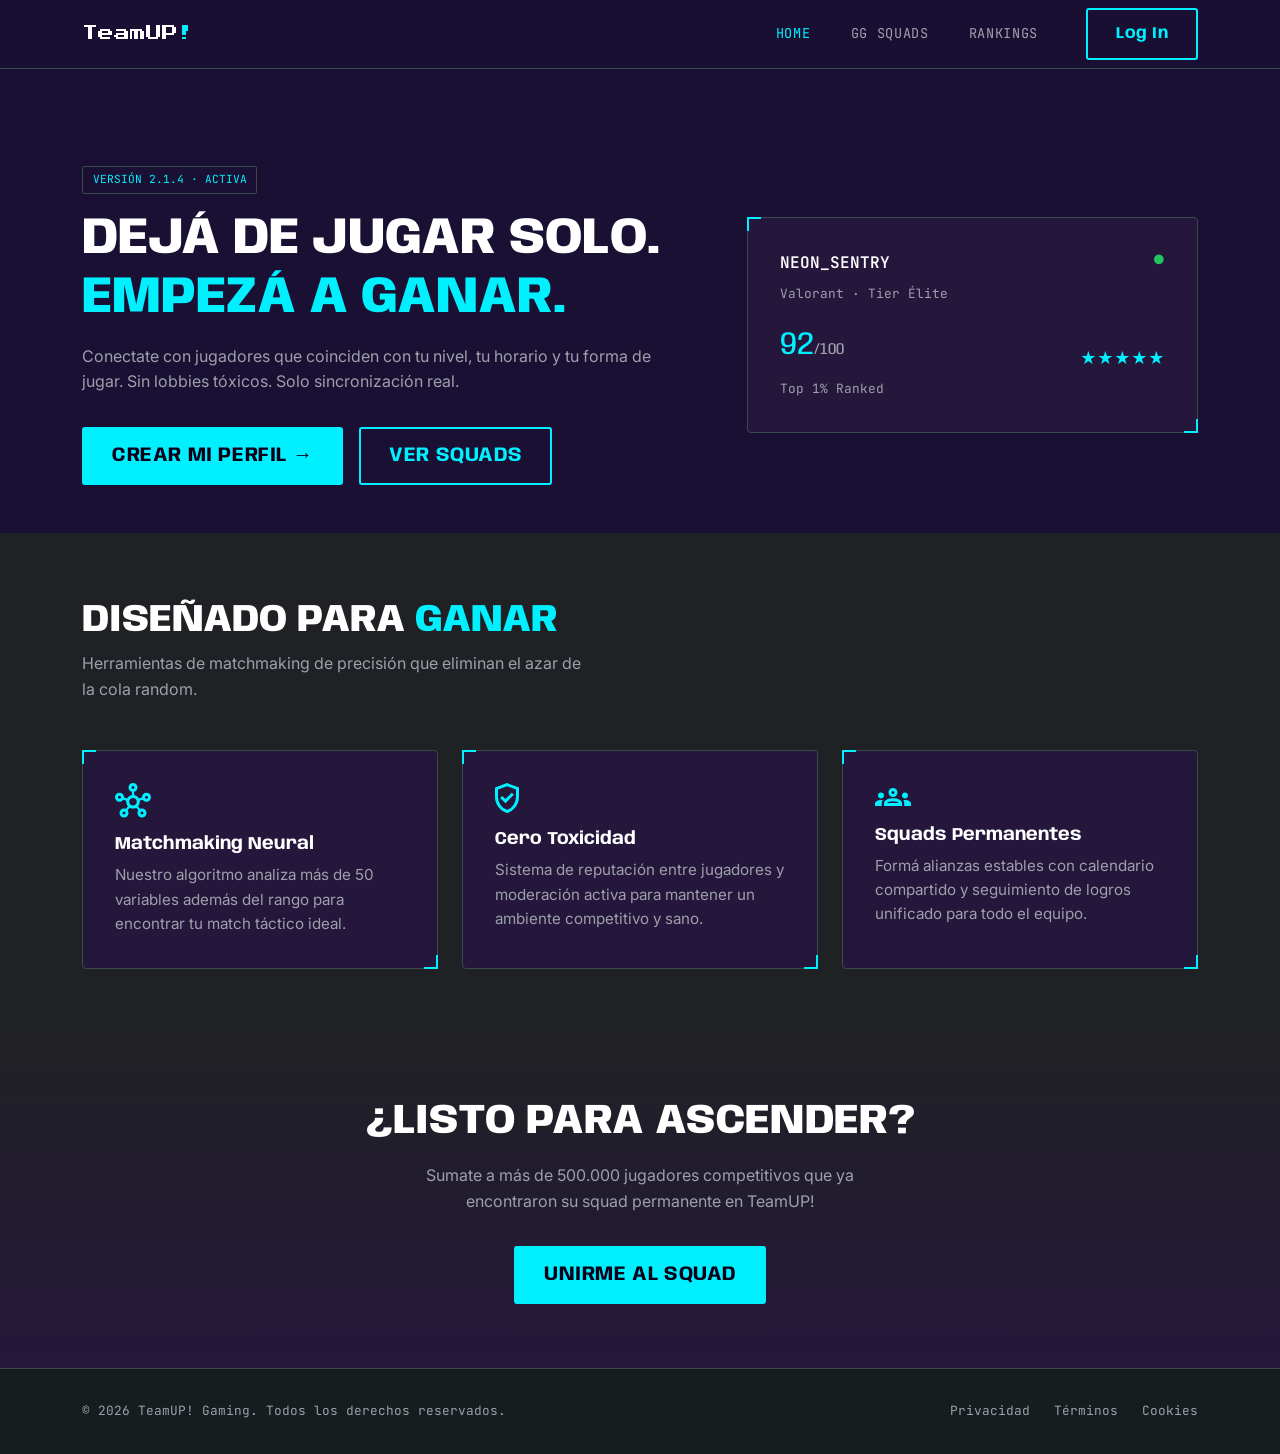
<file: index.html>
<!DOCTYPE html>
<html lang="es">
<head>
  <meta charset="UTF-8">
  <meta name="viewport" content="width=device-width, initial-scale=1.0">
  <title>TeamUP! — Encontrá tu squad ideal</title>
  <meta name="description" content="TeamUP conecta jugadores compatibles por rango, horario y estilo de juego.">

  <!-- Bootstrap 5.3.8 -->
  <link href="https://cdn.jsdelivr.net/npm/bootstrap@5.3.8/dist/css/bootstrap.min.css" rel="stylesheet">

  <!-- Google Fonts: las 4 tipografías definidas en la Guía de Diseño Visual -->
  <link rel="preconnect" href="https://fonts.googleapis.com">
  <link rel="preconnect" href="https://fonts.gstatic.com" crossorigin>
  <link href="https://fonts.googleapis.com/css2?family=Press+Start+2P&family=Anybody:wght@600;800&family=Inter:wght@400;500&family=JetBrains+Mono:wght@500&display=swap" rel="stylesheet">

  <!-- Nuestros estilos: van DESPUÉS de Bootstrap para poder sobreescribirlo -->
  <link rel="stylesheet" href="assets/css/style.css">
</head>
<body>

  <!-- ===================== HEADER / NAV ===================== -->
  <header class="site-header">
    <nav class="navbar navbar-expand-lg" aria-label="Navegación principal">
      <div class="container">
        <a class="navbar-brand logo" href="index.html">TeamUP<span class="text-accent">!</span></a>

        <button class="navbar-toggler" type="button" data-bs-toggle="collapse"
                data-bs-target="#navMenu" aria-controls="navMenu"
                aria-expanded="false" aria-label="Abrir menú de navegación">
          <span class="navbar-toggler-icon"></span>
        </button>

        <div class="collapse navbar-collapse" id="navMenu">
          <ul class="navbar-nav ms-auto align-items-lg-center gap-lg-4">
            <li class="nav-item"><a class="nav-link active" href="index.html">Home</a></li>
            <li class="nav-item"><a class="nav-link" href="secciones/squads.html">GG Squads</a></li>
            <li class="nav-item"><a class="nav-link" href="secciones/rankings.html">Rankings</a></li>
            <li class="nav-item">
              <a class="btn btn-outline-accent ms-lg-3" href="secciones/login.html">Log In</a>
            </li>
          </ul>
        </div>
      </div>
    </nav>
  </header>

  <main>

    <!-- ===================== HERO / BANNER PRINCIPAL ===================== -->
    <section class="hero" aria-label="Presentación principal">
      <div class="container">
        <div class="row align-items-center gy-5">

          <div class="col-lg-7">
            <span class="badge-version">VERSIÓN 2.1.4 · ACTIVA</span>
            <h1 class="hero-title">
              DEJÁ DE JUGAR SOLO.<br>
              <span class="text-accent">EMPEZÁ A GANAR.</span>
            </h1>
            <p class="hero-text">
              Conectate con jugadores que coinciden con tu nivel, tu horario y tu forma
              de jugar. Sin lobbies tóxicos. Solo sincronización real.
            </p>
            <div class="d-flex flex-column flex-sm-row gap-3">
              <a href="secciones/registro.html" class="btn btn-accent btn-lg">
                CREAR MI PERFIL →
              </a>
              <a href="secciones/squads.html" class="btn btn-outline-accent btn-lg">
                VER SQUADS
              </a>
            </div>
          </div>

          <div class="col-lg-5">
            <!-- Card flotante: jugador destacado -->
            <article class="player-card" aria-label="Jugador destacado">
              <div class="d-flex justify-content-between align-items-start mb-2">
                <span class="player-tag">NEON_SENTRY</span>
                <span class="badge-online" aria-label="En línea">●</span>
              </div>
              <p class="player-meta mb-3">Valorant · Tier Élite</p>
              <div class="d-flex justify-content-between align-items-end">
                <span class="player-rank">92<small>/100</small></span>
                <span class="player-stars" aria-label="5 de 5 estrellas">★★★★★</span>
              </div>
              <p class="player-meta mt-2 mb-0">Top 1% Ranked</p>
            </article>
          </div>

        </div>
      </div>
    </section>

    <!-- ===================== SECCIÓN: 3 DESTACADOS ===================== -->
    <section class="features" aria-labelledby="features-title">
      <div class="container">
        <h2 id="features-title" class="section-title">
          DISEÑADO PARA <span class="text-accent">GANAR</span>
        </h2>
        <p class="section-subtitle">
          Herramientas de matchmaking de precisión que eliminan el azar de la cola random.
        </p>

        <div class="row g-4 mt-4">

          <div class="col-md-4">
            <article class="feature-card">
              <div class="feature-icon" aria-hidden="true">
                 <!-- Copie el icono como SVG de Figma y despues lo pase por SVGOMG para acortarlo -->
                <svg xmlns="http://www.w3.org/2000/svg" width="36" height="35" fill="none" viewBox="0 0 36 35"><path fill="#00f0ff" d="M9 34.5q-1.875 0-3.187-1.312Q4.5 31.875 4.5 30t1.313-3.187T9 25.5q.525 0 .975.113t.863.3l2.137-2.663a6.5 6.5 0 0 1-1.463-2.625 6.8 6.8 0 0 1-.187-2.925l-3.037-1.012a4.9 4.9 0 0 1-1.613 1.5 4.3 4.3 0 0 1-2.175.562q-1.875 0-3.187-1.312Q0 16.125 0 14.25t1.313-3.187T4.5 9.75t3.188 1.313T9 14.25v.3l3.037 1.05q.75-1.35 2.007-2.287a6.4 6.4 0 0 1 2.831-1.2V8.85a4.67 4.67 0 0 1-2.419-1.594Q13.5 6.076 13.5 4.5q0-1.875 1.313-3.187Q16.125 0 18 0t3.188 1.313T22.5 4.5q0 1.575-.975 2.756a4.78 4.78 0 0 1-2.4 1.594v3.263a6.4 6.4 0 0 1 2.831 1.2 7.2 7.2 0 0 1 2.006 2.287L27 14.55v-.3q0-1.875 1.313-3.187Q29.625 9.75 31.5 9.75t3.188 1.313T36 14.25t-1.312 3.188T31.5 18.75q-1.2 0-2.194-.562a4.5 4.5 0 0 1-1.594-1.5L24.676 17.7q.224 1.463-.187 2.906a6.8 6.8 0 0 1-1.463 2.644l2.138 2.625a4 4 0 0 1 .862-.281q.45-.094.975-.094 1.875 0 3.188 1.313Q31.5 28.125 31.5 30t-1.312 3.188T27 34.5t-3.187-1.312T22.5 30q0-.75.244-1.444.243-.693.656-1.256l-2.137-2.663a6.6 6.6 0 0 1-3.282.863 6.6 6.6 0 0 1-3.281-.863L12.6 27.3q.413.563.656 1.256T13.5 30q0 1.875-1.312 3.188Q10.875 34.5 9 34.5M4.5 15.75q.637 0 1.069-.431.43-.432.431-1.069 0-.637-.431-1.069A1.45 1.45 0 0 0 4.5 12.75q-.637 0-1.069.431A1.45 1.45 0 0 0 3 14.25q0 .637.431 1.069.432.43 1.069.431M9 31.5q.637 0 1.069-.431.43-.432.431-1.069 0-.637-.431-1.069A1.45 1.45 0 0 0 9 28.5q-.637 0-1.069.431A1.45 1.45 0 0 0 7.5 30q0 .637.431 1.069.432.43 1.069.431M18 6q.637 0 1.069-.431.43-.432.431-1.069 0-.637-.431-1.069A1.45 1.45 0 0 0 18 3q-.637 0-1.069.431A1.45 1.45 0 0 0 16.5 4.5q0 .637.431 1.069.432.43 1.069.431m0 16.5q1.575 0 2.663-1.087 1.087-1.088 1.087-2.663t-1.087-2.663Q19.575 15 18 15t-2.662 1.087-1.088 2.663 1.088 2.663T18 22.5m9 9q.637 0 1.069-.431.43-.432.431-1.069 0-.637-.431-1.069A1.45 1.45 0 0 0 27 28.5q-.637 0-1.069.431A1.45 1.45 0 0 0 25.5 30q0 .637.431 1.069.432.43 1.069.431m4.5-15.75q.637 0 1.069-.431.43-.432.431-1.069 0-.637-.431-1.069a1.45 1.45 0 0 0-1.069-.431q-.637 0-1.069.431A1.45 1.45 0 0 0 30 14.25q0 .637.431 1.069.432.43 1.069.431"/></svg>
              </div>
              <h3 class="feature-title">Matchmaking Neural</h3>
              <p class="feature-text">
                Nuestro algoritmo analiza más de 50 variables además del rango para
                encontrar tu match táctico ideal.
              </p>
            </article>
          </div>

          <div class="col-md-4">
            <article class="feature-card">
              <div class="feature-icon" aria-hidden="true">
                <svg xmlns="http://www.w3.org/2000/svg" width="24" height="30" fill="none" viewBox="0 0 24 30"><path fill="#00f0ff" d="M10.425 20.325 18.9 11.85l-2.137-2.137-6.338 6.337-3.15-3.15-2.137 2.137zM12 30q-5.213-1.313-8.606-5.981Q0 19.349 0 13.65V4.5L12 0l12 4.5v9.15q0 5.7-3.394 10.369Q17.213 28.687 12 30m0-3.15q3.9-1.238 6.45-4.95T21 13.65V6.563l-9-3.375-9 3.375v7.087q0 4.538 2.55 8.25T12 26.85"/></svg>
              </div>
              <h3 class="feature-title">Cero Toxicidad</h3>
              <p class="feature-text">
                Sistema de reputación entre jugadores y moderación activa para mantener
                un ambiente competitivo y sano.
              </p>
            </article>
          </div>

          <div class="col-md-4">
            <article class="feature-card">
              <div class="feature-icon" aria-hidden="true">
                <svg xmlns="http://www.w3.org/2000/svg" width="36" height="18" fill="none" viewBox="0 0 36 18"><path fill="#00f0ff" d="M0 18v-2.363q0-1.612 1.65-2.625T6 12q.488 0 .938.019.45.018.862.094a6.2 6.2 0 0 0-.787 1.65 6.2 6.2 0 0 0-.263 1.8V18zm9 0v-2.437q0-1.2.656-2.194.657-.994 1.856-1.744t2.87-1.125q1.668-.375 3.618-.375 1.988 0 3.656.375 1.67.375 2.869 1.125t1.838 1.744A4 4 0 0 1 27 15.563V18zm20.25 0v-2.437q0-.975-.244-1.838a5.9 5.9 0 0 0-.731-1.612q.412-.076.844-.094.43-.02.881-.019 2.7 0 4.35.994 1.65.993 1.65 2.643V18zm-17.062-3H23.85q-.375-.75-2.081-1.312-1.707-.563-3.769-.563t-3.769.563q-1.706.562-2.043 1.312M6 10.5a2.9 2.9 0 0 1-2.119-.881A2.9 2.9 0 0 1 3 7.5q0-1.275.881-2.137A2.92 2.92 0 0 1 6 4.5q1.275 0 2.137.862Q9 6.226 9 7.5a2.92 2.92 0 0 1-.863 2.119q-.862.88-2.137.881m24 0a2.9 2.9 0 0 1-2.119-.881A2.9 2.9 0 0 1 27 7.5q0-1.275.881-2.137A2.92 2.92 0 0 1 30 4.5q1.275 0 2.138.862Q33 6.226 33 7.5a2.92 2.92 0 0 1-.862 2.119q-.863.88-2.138.881M18 9q-1.875 0-3.187-1.312Q13.5 6.375 13.5 4.5q0-1.913 1.313-3.206Q16.125 0 18 0q1.913 0 3.206 1.294Q22.5 2.587 22.5 4.5q0 1.875-1.294 3.188Q19.913 9 18 9m0-3q.637 0 1.069-.431.43-.432.431-1.069 0-.637-.431-1.069A1.45 1.45 0 0 0 18 3q-.637 0-1.069.431A1.45 1.45 0 0 0 16.5 4.5q0 .637.431 1.069.432.43 1.069.431"/></svg>
              </div>
              <h3 class="feature-title">Squads Permanentes</h3>
              <p class="feature-text">
                Formá alianzas estables con calendario compartido y seguimiento de
                logros unificado para todo el equipo.
              </p>
            </article>
          </div>

        </div>
      </div>
    </section>

    <!-- ===================== CTA FINAL ===================== -->
    <section class="cta-final text-center">
      <div class="container">
        <h2 class="cta-title">¿LISTO PARA ASCENDER?</h2>
        <p class="cta-text">
          Sumate a más de 500.000 jugadores competitivos que ya encontraron su squad
          permanente en TeamUP!
        </p>
        <a href="secciones/registro.html" class="btn btn-accent btn-lg">UNIRME AL SQUAD</a>
      </div>
    </section>

  </main>

  <!-- ===================== FOOTER ===================== -->
  <footer class="site-footer">
    <div class="container d-flex flex-column flex-md-row justify-content-between align-items-center gap-3">
      <p class="mb-0">© <span id="anioActual"></span> TeamUP! Gaming. Todos los derechos reservados.</p>
      <ul class="footer-links list-unstyled d-flex gap-4 mb-0">
        <li><a href="secciones/privacidad.html">Privacidad</a></li>
        <li><a href="secciones/terminos.html">Términos</a></li>
        <li><a href="secciones/cookies.html">Cookies</a></li>
      </ul>
    </div>
  </footer>

  <!-- Bootstrap Bundle (incluye Popper, necesario para el menú colapsable) -->
  <script src="https://cdn.jsdelivr.net/npm/bootstrap@5.3.8/dist/js/bootstrap.bundle.min.js"></script>
  <script src="assets/js/script.js"></script>
</body>
</html>
</file>
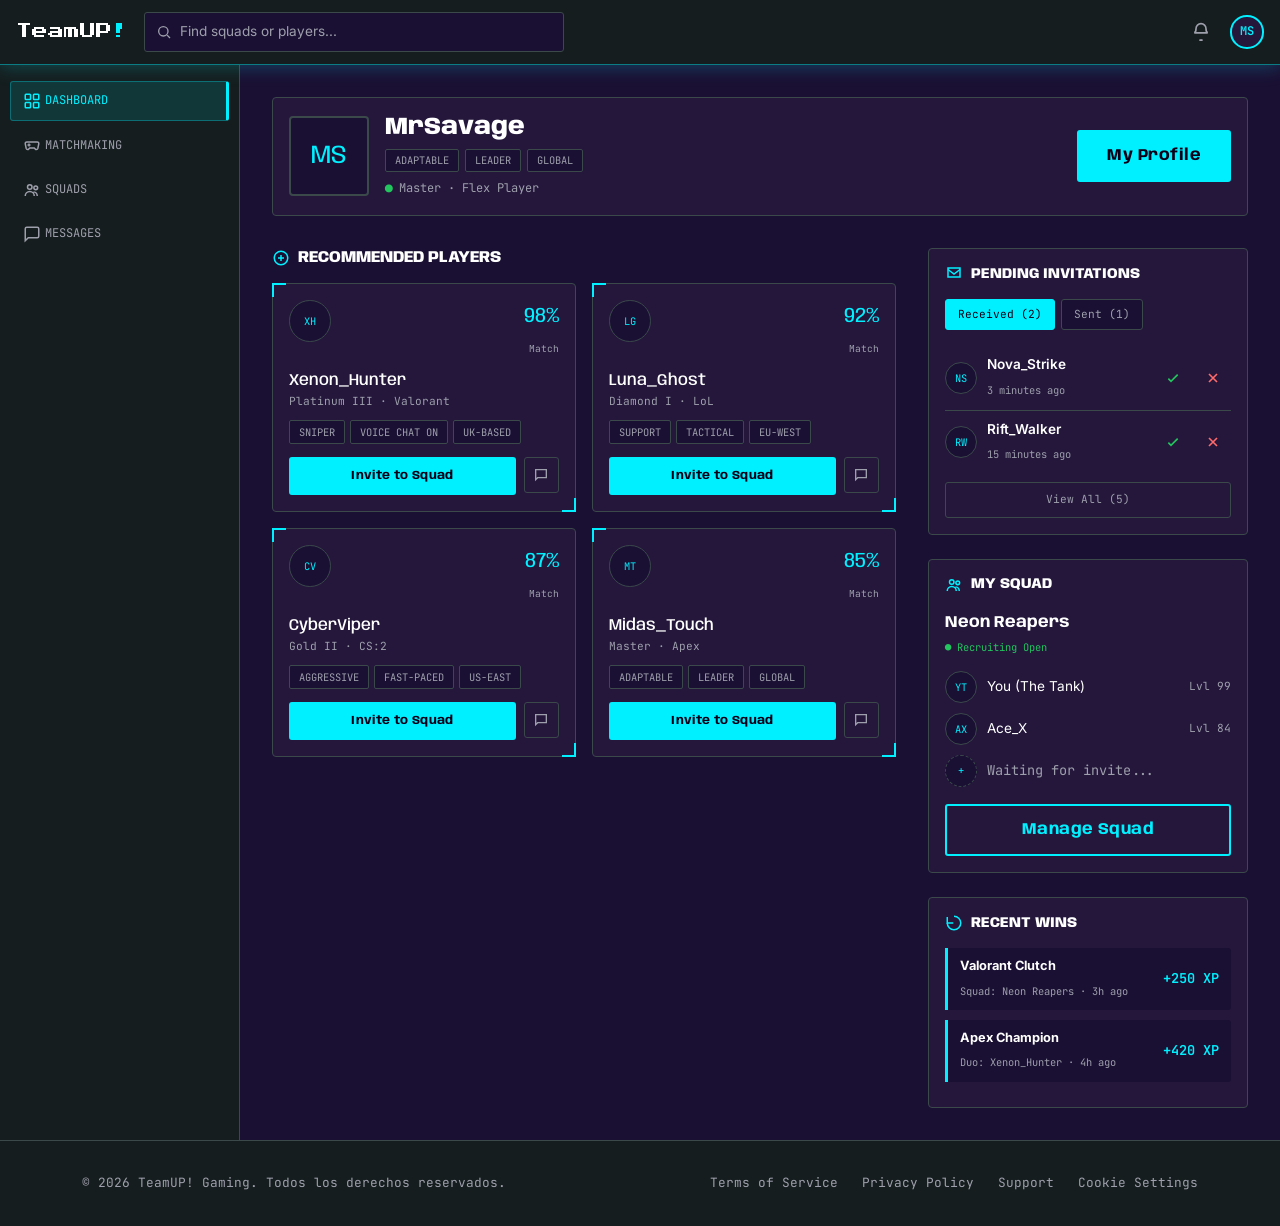
<file: secciones/dashboard.html>
<!DOCTYPE html>
<html lang="es">
<head>
    <meta charset="UTF-8">
    <meta name="viewport" content="width=device-width, initial-scale=1.0">
    <title>Dashboard — TeamUP!</title>

    <link href="https://cdn.jsdelivr.net/npm/bootstrap@5.3.8/dist/css/bootstrap.min.css" rel="stylesheet">
    <link rel="preconnect" href="https://fonts.googleapis.com">
    <link rel="preconnect" href="https://fonts.gstatic.com" crossorigin>
    <link href="https://fonts.googleapis.com/css2?family=Press+Start+2P&family=Anybody:wght@600;800&family=Inter:wght@400;500&family=JetBrains+Mono:wght@500&display=swap" rel="stylesheet">
    <link rel="stylesheet" href="../assets/css/style.css">
</head>
<body>

    <!-- ===================== HEADER DE LA APP (compartido) ===================== -->
    <header class="app-header">
        <a href="../index.html" class="logo text-decoration-none">TeamUP<span class="text-accent">!</span></a>

        <div class="app-search">
            <svg width="16" height="16" viewBox="0 0 24 24" fill="none" stroke="currentColor" stroke-width="2">
                <circle cx="11" cy="11" r="7" />
                <path d="M21 21l-4.3-4.3" />
            </svg>
            <input type="text" placeholder="Find squads or players...">
        </div>

        <div class="app-header-actions">
            <div class="notif-menu">
                <button class="icon-btn" id="notifMenuToggle" aria-label="Notificaciones" aria-haspopup="true" aria-expanded="false">
                    <svg width="20" height="20" viewBox="0 0 24 24" fill="none" stroke="currentColor" stroke-width="2">
                        <path d="M18 8a6 6 0 1 0-12 0c0 4-2 5-2 5h16s-2-1-2-5" />
                        <path d="M13.7 21a2 2 0 0 1-3.4 0" />
                    </svg>
                </button>
                <div class="notif-dropdown" id="notifDropdown">
                    <p class="notif-empty">No notifications</p>
                </div>
            </div>
            <div class="profile-menu">
                <button type="button" class="avatar-sm" id="profileMenuToggle" aria-haspopup="true" aria-expanded="false" aria-label="Abrir menu de perfil">MS</button>
                <div class="profile-dropdown" id="profileDropdown">
                    <a href="edit-profile.html" class="profile-dropdown-item">
                        <svg viewBox="0 0 24 24" fill="none" stroke="currentColor" stroke-width="2"><circle cx="12" cy="8" r="4" /><path d="M4 20c0-4 3.5-7 8-7s8 3 8 7" /></svg>
                        My Profile
                    </a>
                    <div class="profile-dropdown-divider"></div>
                    <button type="button" class="profile-dropdown-item" id="logoutBtn">
                        <svg viewBox="0 0 24 24" fill="none" stroke="currentColor" stroke-width="2"><path d="M12 3v9" /><path d="M18 7a8 8 0 1 1-12 0" /></svg>
                        Log Out
                    </button>
                </div>
            </div>
        </div>
    </header>

    <div class="app-shell">

        <!-- ===================== SIDEBAR (compartido) ===================== -->
        <aside class="app-sidebar">
            <nav aria-label="Navegación de la app">
                <ul class="sidebar-nav">
                    <li>
                        <a href="dashboard.html" class="sidebar-link active">
                            <svg viewBox="0 0 24 24" fill="none" stroke="currentColor" stroke-width="2">
                                <rect x="3" y="3" width="7" height="7" rx="1" />
                                <rect x="14" y="3" width="7" height="7" rx="1" />
                                <rect x="3" y="14" width="7" height="7" rx="1" />
                                <rect x="14" y="14" width="7" height="7" rx="1" />
                            </svg>
                            Dashboard
                        </a>
                    </li>
                    <li>
                        <a href="matchmaking.html" class="sidebar-link">
                            <svg viewBox="0 0 24 24" fill="none" stroke="currentColor" stroke-width="2">
                                <path d="M6 12h4M8 10v4M15 11h.01M18 13h.01" />
                                <path d="M5 8h14a2 2 0 0 1 2 2.5l-1.2 6A2 2 0 0 1 17.8 18H17l-2-2H9l-2 2h-.8a2 2 0 0 1-1.97-1.5l-1.2-6A2 2 0 0 1 5 8z" />
                            </svg>
                            Matchmaking
                        </a>
                    </li>
                    <li>
                        <a href="squads.html" class="sidebar-link">
                            <svg viewBox="0 0 24 24" fill="none" stroke="currentColor" stroke-width="2">
                                <circle cx="9" cy="8" r="3" />
                                <circle cx="17" cy="9" r="2.5" />
                                <path d="M3 20c0-3.3 2.7-6 6-6s6 2.7 6 6M14 14.5c2.8.3 5 2.5 5 5.5" />
                            </svg>
                            Squads
                        </a>
                    </li>
                    <li>
                        <a href="messages.html" class="sidebar-link">
                            <svg viewBox="0 0 24 24" fill="none" stroke="currentColor" stroke-width="2">
                                <path d="M21 15a2 2 0 0 1-2 2H7l-4 4V5a2 2 0 0 1 2-2h14a2 2 0 0 1 2 2z" />
                            </svg>
                            Messages
                        </a>
                    </li>
                </ul>
            </nav>
        </aside>

        <!-- ===================== CONTENIDO DEL DASHBOARD ===================== -->
        <main class="app-main">

            <!-- Banner de perfil -->
            <div class="panel profile-banner">
                <div class="avatar-lg">MS</div>
                <div class="profile-info flex-grow-1">
                    <h1>MrSavage</h1>
                    <div class="profile-tags">
                        <span class="tag-pill">Adaptable</span>
                        <span class="tag-pill">Leader</span>
                        <span class="tag-pill">Global</span>
                    </div>
                    <p class="profile-meta mb-0">
                        <span class="badge-online">●</span> Master · Flex Player
                    </p>
                </div>
                <a href="edit-profile.html" class="btn btn-accent">My Profile</a>
            </div>

            <div class="dashboard-grid">

                <!-- Columna principal: jugadores recomendados -->
                <div>
                    <div class="panel-header">
                        <svg viewBox="0 0 24 24" fill="none" stroke="currentColor" stroke-width="2">
                            <circle cx="12" cy="12" r="9" />
                            <path d="M12 8v8M8 12h8" />
                        </svg>
                        <h2 class="panel-title">Recommended Players</h2>
                    </div>

                    <div class="match-grid mb-4">

                        <article class="match-card">
                            <div class="match-card-top">
                                <div class="member-avatar" style="width:2.6rem;height:2.6rem;">XH</div>
                                <div class="match-percent">
                                    <span class="value">98%</span>
                                    <span class="label">Match</span>
                                </div>
                            </div>
                            <h3>Xenon_Hunter</h3>
                            <p class="rank-line">Platinum III · Valorant</p>
                            <div class="tags-row">
                                <span class="tag-pill">Sniper</span>
                                <span class="tag-pill">Voice Chat On</span>
                                <span class="tag-pill">UK-Based</span>
                            </div>
                            <div class="match-card-actions">
                                <button class="btn btn-accent">Invite to Squad</button>
                                <button class="icon-btn" aria-label="Enviar mensaje">
                                    <svg width="16" height="16" viewBox="0 0 24 24" fill="none" stroke="currentColor" stroke-width="2">
                                        <path d="M4 4h16v12H7l-3 3z" />
                                    </svg>
                                </button>
                            </div>
                        </article>

                        <article class="match-card">
                            <div class="match-card-top">
                                <div class="member-avatar" style="width:2.6rem;height:2.6rem;">LG</div>
                                <div class="match-percent">
                                    <span class="value">92%</span>
                                    <span class="label">Match</span>
                                </div>
                            </div>
                            <h3>Luna_Ghost</h3>
                            <p class="rank-line">Diamond I · LoL</p>
                            <div class="tags-row">
                                <span class="tag-pill">Support</span>
                                <span class="tag-pill">Tactical</span>
                                <span class="tag-pill">EU-West</span>
                            </div>
                            <div class="match-card-actions">
                                <button class="btn btn-accent">Invite to Squad</button>
                                <button class="icon-btn" aria-label="Enviar mensaje">
                                    <svg width="16" height="16" viewBox="0 0 24 24" fill="none" stroke="currentColor" stroke-width="2">
                                        <path d="M4 4h16v12H7l-3 3z" />
                                    </svg>
                                </button>
                            </div>
                        </article>

                        <article class="match-card">
                            <div class="match-card-top">
                                <div class="member-avatar" style="width:2.6rem;height:2.6rem;">CV</div>
                                <div class="match-percent">
                                    <span class="value">87%</span>
                                    <span class="label">Match</span>
                                </div>
                            </div>
                            <h3>CyberViper</h3>
                            <p class="rank-line">Gold II · CS:2</p>
                            <div class="tags-row">
                                <span class="tag-pill">Aggressive</span>
                                <span class="tag-pill">Fast-Paced</span>
                                <span class="tag-pill">US-East</span>
                            </div>
                            <div class="match-card-actions">
                                <button class="btn btn-accent">Invite to Squad</button>
                                <button class="icon-btn" aria-label="Enviar mensaje">
                                    <svg width="16" height="16" viewBox="0 0 24 24" fill="none" stroke="currentColor" stroke-width="2">
                                        <path d="M4 4h16v12H7l-3 3z" />
                                    </svg>
                                </button>
                            </div>
                        </article>

                        <article class="match-card">
                            <div class="match-card-top">
                                <div class="member-avatar" style="width:2.6rem;height:2.6rem;">MT</div>
                                <div class="match-percent">
                                    <span class="value">85%</span>
                                    <span class="label">Match</span>
                                </div>
                            </div>
                            <h3>Midas_Touch</h3>
                            <p class="rank-line">Master · Apex</p>
                            <div class="tags-row">
                                <span class="tag-pill">Adaptable</span>
                                <span class="tag-pill">Leader</span>
                                <span class="tag-pill">Global</span>
                            </div>
                            <div class="match-card-actions">
                                <button class="btn btn-accent">Invite to Squad</button>
                                <button class="icon-btn" aria-label="Enviar mensaje">
                                    <svg width="16" height="16" viewBox="0 0 24 24" fill="none" stroke="currentColor" stroke-width="2">
                                        <path d="M4 4h16v12H7l-3 3z" />
                                    </svg>
                                </button>
                            </div>
                        </article>

                    </div>
                </div>

                <!-- Columna lateral: invitaciones, mi squad, recent wins -->
                <div>

                    <div class="panel mb-4">
                        <div class="panel-header">
                            <svg viewBox="0 0 24 24" fill="none" stroke="currentColor" stroke-width="2">
                                <path d="M4 4h16v12H4z" />
                                <path d="M4 6l8 6 8-6" />
                            </svg>
                            <h2 class="panel-title" style="font-size:0.9rem;">Pending Invitations</h2>
                        </div>

                        <div class="invite-tabs">
                            <button class="active">Received (2)</button>
                            <button>Sent (1)</button>
                        </div>

                        <div class="invite-row">
                            <div class="member-avatar">NS</div>
                            <div>
                                <span class="invite-name">Nova_Strike</span>
                                <span class="invite-time">3 minutes ago</span>
                            </div>
                            <div class="invite-row-actions">
                                <button class="icon-btn icon-btn-accept" aria-label="Aceptar">
                                    <svg width="16" height="16" viewBox="0 0 24 24" fill="none" stroke="currentColor" stroke-width="2.5"><path d="M5 13l4 4L19 7" /></svg>
                                </button>
                                <button class="icon-btn icon-btn-decline" aria-label="Rechazar">
                                    <svg width="16" height="16" viewBox="0 0 24 24" fill="none" stroke="currentColor" stroke-width="2.5"><path d="M6 6l12 12M18 6L6 18" /></svg>
                                </button>
                            </div>
                        </div>

                        <div class="invite-row">
                            <div class="member-avatar">RW</div>
                            <div>
                                <span class="invite-name">Rift_Walker</span>
                                <span class="invite-time">15 minutes ago</span>
                            </div>
                            <div class="invite-row-actions">
                                <button class="icon-btn icon-btn-accept" aria-label="Aceptar">
                                    <svg width="16" height="16" viewBox="0 0 24 24" fill="none" stroke="currentColor" stroke-width="2.5"><path d="M5 13l4 4L19 7" /></svg>
                                </button>
                                <button class="icon-btn icon-btn-decline" aria-label="Rechazar">
                                    <svg width="16" height="16" viewBox="0 0 24 24" fill="none" stroke="currentColor" stroke-width="2.5"><path d="M6 6l12 12M18 6L6 18" /></svg>
                                </button>
                            </div>
                        </div>

                        <button class="btn-text-link">View All (5)</button>
                    </div>

                    <div class="panel mb-4">
                        <div class="panel-header">
                            <svg viewBox="0 0 24 24" fill="none" stroke="currentColor" stroke-width="2">
                                <circle cx="9" cy="8" r="3" />
                                <circle cx="17" cy="9" r="2.5" />
                                <path d="M3 20c0-3.3 2.7-6 6-6s6 2.7 6 6M14 14.5c2.8.3 5 2.5 5 5.5" />
                            </svg>
                            <h2 class="panel-title" style="font-size:0.9rem;">My Squad</h2>
                        </div>

                        <p class="squad-name">Neon Reapers</p>
                        <p class="squad-status">● Recruiting Open</p>

                        <div class="squad-member-row">
                            <div class="member-avatar">YT</div>
                            <span class="member-name">You (The Tank)</span>
                            <span class="member-level">Lvl 99</span>
                        </div>
                        <div class="squad-member-row">
                            <div class="member-avatar">AX</div>
                            <span class="member-name">Ace_X</span>
                            <span class="member-level">Lvl 84</span>
                        </div>
                        <div class="squad-member-row is-empty">
                            <div class="member-avatar">+</div>
                            <span class="member-name">Waiting for invite...</span>
                        </div>

                        <a href="squads.html" class="btn btn-outline-accent w-100 mt-2">Manage Squad</a>
                    </div>

                    <div class="panel">
                        <div class="panel-header">
                            <svg viewBox="0 0 24 24" fill="none" stroke="currentColor" stroke-width="2">
                                <path d="M3 12a9 9 0 1 0 9-9" />
                                <path d="M3 4v8h8" />
                            </svg>
                            <h2 class="panel-title" style="font-size:0.9rem;">Recent Wins</h2>
                        </div>

                        <div class="win-row">
                            <div>
                                <span class="win-title">Valorant Clutch</span>
                                <span class="win-meta">Squad: Neon Reapers · 3h ago</span>
                            </div>
                            <span class="win-xp">+250 XP</span>
                        </div>
                        <div class="win-row">
                            <div>
                                <span class="win-title">Apex Champion</span>
                                <span class="win-meta">Duo: Xenon_Hunter · 4h ago</span>
                            </div>
                            <span class="win-xp">+420 XP</span>
                        </div>
                    </div>

                </div>
            </div>

        </main>
    </div>

    <!-- ===================== FOOTER (compartido) ===================== -->
    <footer class="site-footer">
        <div class="container d-flex flex-column flex-md-row justify-content-between align-items-center gap-3">
            <p class="mb-0">© <span id="anioActual"></span> TeamUP! Gaming. Todos los derechos reservados.</p>
            <ul class="footer-links list-unstyled d-flex gap-4 mb-0">
                <li><a href="terminos.html">Terms of Service</a></li>
                <li><a href="privacidad.html">Privacy Policy</a></li>
                <li><a href="soporte.html">Support</a></li>
                <li><a href="cookies.html">Cookie Settings</a></li>
            </ul>
        </div>
    </footer>

    <script src="https://cdn.jsdelivr.net/npm/bootstrap@5.3.8/dist/js/bootstrap.bundle.min.js"></script>
    <script src="../assets/js/script.js"></script>
</body>
</html>
</file>
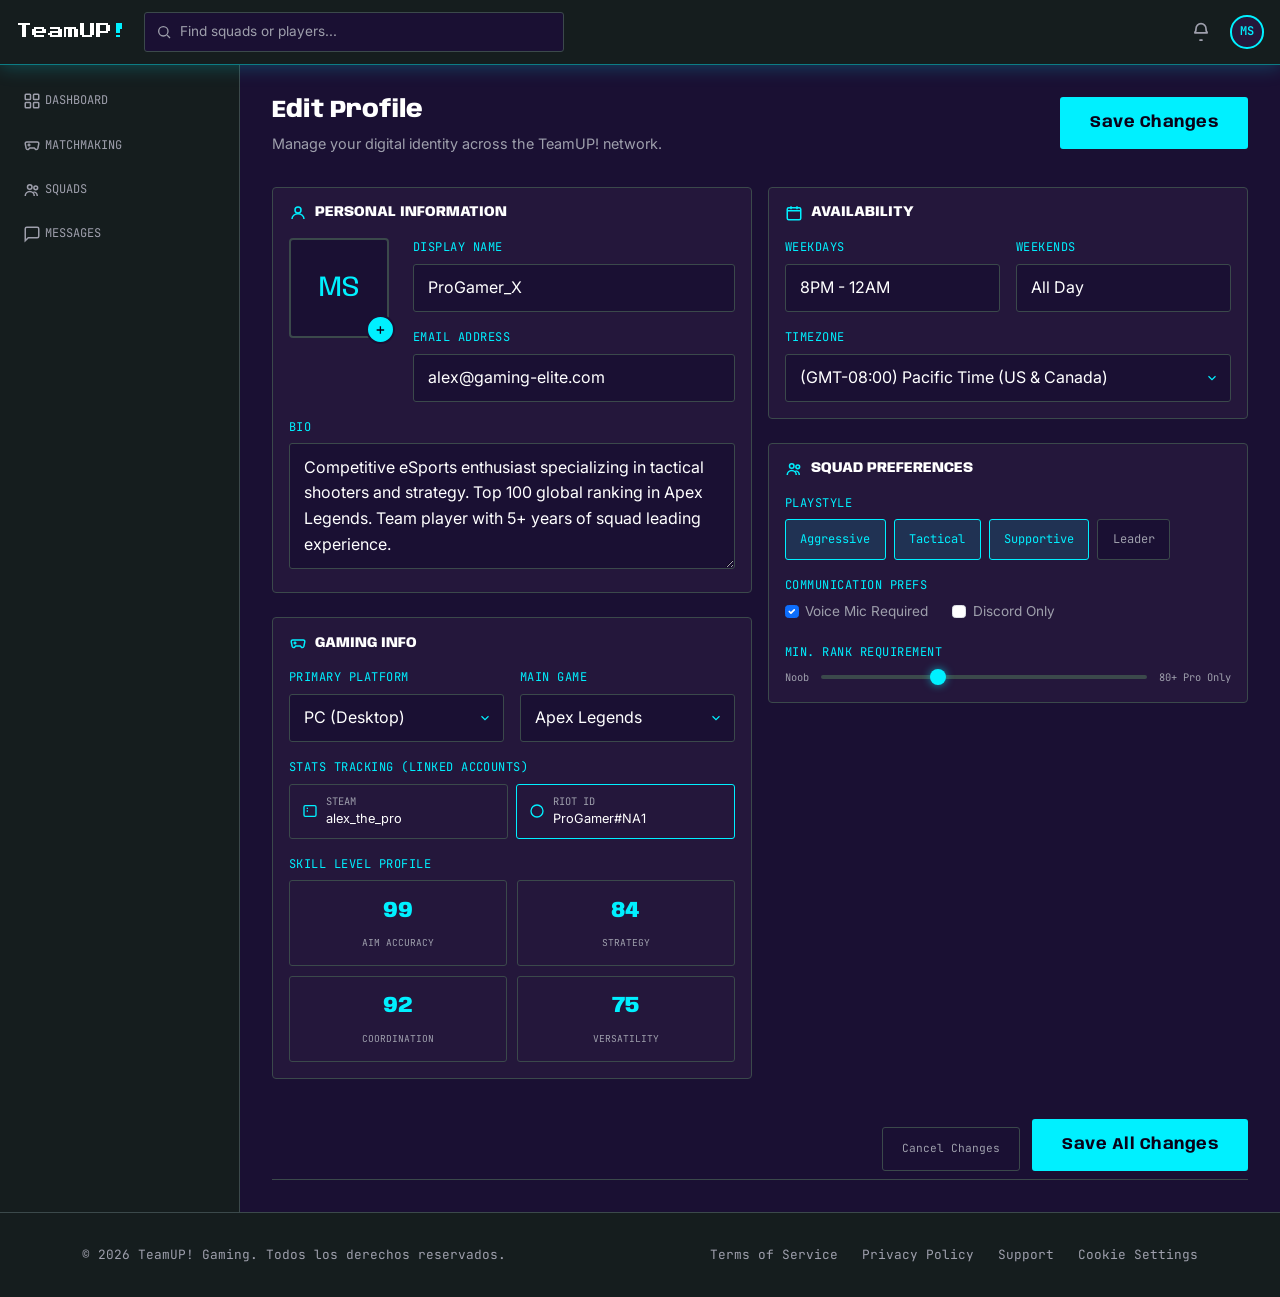
<file: secciones/edit-profile.html>
<!DOCTYPE html>
<html lang="es">
<head>
  <meta charset="UTF-8">
  <meta name="viewport" content="width=device-width, initial-scale=1.0">
  <title>Edit Profile — TeamUP!</title>

  <link href="https://cdn.jsdelivr.net/npm/bootstrap@5.3.8/dist/css/bootstrap.min.css" rel="stylesheet">
  <link rel="preconnect" href="https://fonts.googleapis.com">
  <link rel="preconnect" href="https://fonts.gstatic.com" crossorigin>
  <link href="https://fonts.googleapis.com/css2?family=Press+Start+2P&family=Anybody:wght@600;800&family=Inter:wght@400;500&family=JetBrains+Mono:wght@500&display=swap" rel="stylesheet">
  <link rel="stylesheet" href="../assets/css/style.css">
</head>
<body>

  <!-- ===================== HEADER DE LA APP (compartido) ===================== -->
  <header class="app-header">
    <a href="../index.html" class="logo text-decoration-none">TeamUP<span class="text-accent">!</span></a>

    <div class="app-search">
      <svg width="16" height="16" viewBox="0 0 24 24" fill="none" stroke="currentColor" stroke-width="2">
        <circle cx="11" cy="11" r="7"/><path d="M21 21l-4.3-4.3"/>
      </svg>
      <input type="text" placeholder="Find squads or players...">
    </div>

    <div class="app-header-actions">
        <div class="notif-menu">
            <button class="icon-btn" id="notifMenuToggle" aria-label="Notificaciones" aria-haspopup="true" aria-expanded="false">
                <svg width="20" height="20" viewBox="0 0 24 24" fill="none" stroke="currentColor" stroke-width="2">
                    <path d="M18 8a6 6 0 1 0-12 0c0 4-2 5-2 5h16s-2-1-2-5" />
                    <path d="M13.7 21a2 2 0 0 1-3.4 0" />
                </svg>
            </button>
            <div class="notif-dropdown" id="notifDropdown">
                <p class="notif-empty">No notifications</p>
            </div>
        </div>
        <div class="profile-menu">
            <button type="button" class="avatar-sm" id="profileMenuToggle" aria-haspopup="true" aria-expanded="false" aria-label="Abrir menu de perfil">MS</button>
            <div class="profile-dropdown" id="profileDropdown">
                <a href="edit-profile.html" class="profile-dropdown-item">
                    <svg viewBox="0 0 24 24" fill="none" stroke="currentColor" stroke-width="2"><circle cx="12" cy="8" r="4" /><path d="M4 20c0-4 3.5-7 8-7s8 3 8 7" /></svg>
                    My Profile
                </a>
                <div class="profile-dropdown-divider"></div>
                <button type="button" class="profile-dropdown-item" id="logoutBtn">
                    <svg viewBox="0 0 24 24" fill="none" stroke="currentColor" stroke-width="2"><path d="M12 3v9" /><path d="M18 7a8 8 0 1 1-12 0" /></svg>
                    Log Out
                </button>
            </div>
        </div>
    </div>
  </header>

  <div class="app-shell">

    <!-- ===================== SIDEBAR (compartido) =====================
         Ningún ítem queda "active": Edit Profile no es parte del
         nav principal, se llega acá desde el menú del avatar. -->
    <aside class="app-sidebar">
      <nav aria-label="Navegación de la app">
        <ul class="sidebar-nav">
          <li>
            <a href="dashboard.html" class="sidebar-link">
              <svg viewBox="0 0 24 24" fill="none" stroke="currentColor" stroke-width="2">
                <rect x="3" y="3" width="7" height="7" rx="1"/><rect x="14" y="3" width="7" height="7" rx="1"/>
                <rect x="3" y="14" width="7" height="7" rx="1"/><rect x="14" y="14" width="7" height="7" rx="1"/>
              </svg>
              Dashboard
            </a>
          </li>
          <li>
            <a href="matchmaking.html" class="sidebar-link">
              <svg viewBox="0 0 24 24" fill="none" stroke="currentColor" stroke-width="2">
                <path d="M6 12h4M8 10v4M15 11h.01M18 13h.01"/>
                <path d="M5 8h14a2 2 0 0 1 2 2.5l-1.2 6A2 2 0 0 1 17.8 18H17l-2-2H9l-2 2h-.8a2 2 0 0 1-1.97-1.5l-1.2-6A2 2 0 0 1 5 8z"/>
              </svg>
              Matchmaking
            </a>
          </li>
          <li>
            <a href="squads.html" class="sidebar-link">
              <svg viewBox="0 0 24 24" fill="none" stroke="currentColor" stroke-width="2">
                <circle cx="9" cy="8" r="3"/><circle cx="17" cy="9" r="2.5"/>
                <path d="M3 20c0-3.3 2.7-6 6-6s6 2.7 6 6M14 14.5c2.8.3 5 2.5 5 5.5"/>
              </svg>
              Squads
            </a>
          </li>
          <li>
            <a href="messages.html" class="sidebar-link">
              <svg viewBox="0 0 24 24" fill="none" stroke="currentColor" stroke-width="2">
                <path d="M21 15a2 2 0 0 1-2 2H7l-4 4V5a2 2 0 0 1 2-2h14a2 2 0 0 1 2 2z"/>
              </svg>
              Messages
            </a>
          </li>
        </ul>
      </nav>
    </aside>

    <!-- ===================== CONTENIDO: EDIT PROFILE ===================== -->
    <main class="app-main">

      <div class="page-header-row">
        <div>
          <h1>Edit Profile</h1>
          <p>Manage your digital identity across the TeamUP! network.</p>
        </div>
        <button type="button" class="btn btn-accent" id="btnGuardarPerfil">Save Changes</button>
      </div>

      <!-- Mensaje de confirmación al guardar (oculto hasta que se use) -->
      <div class="form-feedback" id="perfilFeedback" role="alert" aria-live="polite"></div>

      <form id="formPerfil">
        <div class="edit-profile-grid">

          <!-- ===== Columna izquierda ===== -->
          <div>

            <!-- Personal Information -->
            <div class="panel mb-4">
              <div class="panel-header">
                <svg viewBox="0 0 24 24" fill="none" stroke="currentColor" stroke-width="2">
                  <circle cx="12" cy="8" r="4"/><path d="M4 20c0-4 3.5-7 8-7s8 3 8 7"/>
                </svg>
                <h2 class="panel-title" style="font-size:0.9rem;">Personal Information</h2>
              </div>

              <div class="d-flex flex-wrap gap-4 mb-3">
                <div class="avatar-edit-wrap">
                  <div class="avatar-lg">MS</div>
                  <button type="button" class="avatar-edit-btn" aria-label="Cambiar foto de perfil" id="btnEditarAvatar">
                    <svg viewBox="0 0 24 24" fill="none" stroke="currentColor" stroke-width="2.5"><path d="M12 5v14M5 12h14"/></svg>
                  </button>
                </div>

                <div class="flex-grow-1" style="min-width:14rem;">
                  <div class="mb-3">
                    <label for="displayName" class="form-label-game">Display Name</label>
                    <input type="text" class="form-control-game" id="displayName" value="ProGamer_X">
                  </div>
                  <div class="mb-0">
                    <label for="emailPerfil" class="form-label-game">Email Address</label>
                    <input type="email" class="form-control-game" id="emailPerfil" value="alex@gaming-elite.com">
                  </div>
                </div>
              </div>

              <label for="bioPerfil" class="form-label-game">Bio</label>
              <textarea class="form-control-game" id="bioPerfil" rows="4">Competitive eSports enthusiast specializing in tactical shooters and strategy. Top 100 global ranking in Apex Legends. Team player with 5+ years of squad leading experience.</textarea>
            </div>

            <!-- Gaming Info -->
            <div class="panel mb-4">
              <div class="panel-header">
                <svg viewBox="0 0 24 24" fill="none" stroke="currentColor" stroke-width="2">
                  <path d="M6 12h4M8 10v4M15 11h.01M18 13h.01"/>
                  <path d="M5 8h14a2 2 0 0 1 2 2.5l-1.2 6A2 2 0 0 1 17.8 18H17l-2-2H9l-2 2h-.8a2 2 0 0 1-1.97-1.5l-1.2-6A2 2 0 0 1 5 8z"/>
                </svg>
                <h2 class="panel-title" style="font-size:0.9rem;">Gaming Info</h2>
              </div>

              <div class="row g-3 mb-3">
                <div class="col-sm-6">
                  <label for="primaryPlatform" class="form-label-game">Primary Platform</label>
                  <select class="form-control-game" id="primaryPlatform">
                    <option>PC (Desktop)</option>
                    <option>PlayStation</option>
                    <option>Xbox</option>
                  </select>
                </div>
                <div class="col-sm-6">
                  <label for="mainGame" class="form-label-game">Main Game</label>
                  <select class="form-control-game" id="mainGame">
                    <option>Apex Legends</option>
                    <option>Valorant</option>
                    <option>League of Legends</option>
                    <option>Counter Strike 2</option>
                  </select>
                </div>
              </div>

              <label class="form-label-game">Stats Tracking (Linked Accounts)</label>
              <div class="row g-2 mb-3">
                <div class="col-sm-6">
                  <div class="linked-account-chip">
                    <svg viewBox="0 0 24 24" fill="none" stroke="currentColor" stroke-width="2"><rect x="3" y="4" width="18" height="16" rx="2"/><path d="M7 8h2M7 12h2"/></svg>
                    <div>
                      <span class="chip-label">Steam</span>
                      alex_the_pro
                    </div>
                  </div>
                </div>
                <div class="col-sm-6">
                  <div class="linked-account-chip" style="border-color:var(--color-accent);">
                    <svg viewBox="0 0 24 24" fill="none" stroke="currentColor" stroke-width="2"><circle cx="12" cy="12" r="9"/></svg>
                    <div>
                      <span class="chip-label">Riot ID</span>
                      ProGamer#NA1
                    </div>
                  </div>
                </div>
              </div>

              <label class="form-label-game">Skill Level Profile</label>
              <div class="skill-stat-grid">
                <div class="skill-stat"><span class="value">99</span><span class="label">Aim Accuracy</span></div>
                <div class="skill-stat"><span class="value">84</span><span class="label">Strategy</span></div>
                <div class="skill-stat"><span class="value">92</span><span class="label">Coordination</span></div>
                <div class="skill-stat"><span class="value">75</span><span class="label">Versatility</span></div>
              </div>
            </div>

          </div>

          <!-- ===== Columna derecha ===== -->
          <div>

            <!-- Availability -->
            <div class="panel mb-4">
              <div class="panel-header">
                <svg viewBox="0 0 24 24" fill="none" stroke="currentColor" stroke-width="2">
                  <rect x="3" y="5" width="18" height="16" rx="2"/><path d="M3 9h18M8 3v4M16 3v4"/>
                </svg>
                <h2 class="panel-title" style="font-size:0.9rem;">Availability</h2>
              </div>

              <div class="row g-3 mb-3">
                <div class="col-sm-6">
                  <label for="dispWeekdays" class="form-label-game">Weekdays</label>
                  <input type="text" class="form-control-game" id="dispWeekdays" value="8PM - 12AM">
                </div>
                <div class="col-sm-6">
                  <label for="dispWeekends" class="form-label-game">Weekends</label>
                  <input type="text" class="form-control-game" id="dispWeekends" value="All Day">
                </div>
              </div>

              <label for="dispTimezone" class="form-label-game">Timezone</label>
              <select class="form-control-game" id="dispTimezone">
                <option>(GMT-08:00) Pacific Time (US &amp; Canada)</option>
                <option>(GMT-05:00) Eastern Time (US &amp; Canada)</option>
                <option>(GMT-03:00) Buenos Aires</option>
                <option>(GMT+01:00) Madrid</option>
              </select>
            </div>

            <!-- Squad Preferences -->
            <div class="panel mb-4">
              <div class="panel-header">
                <svg viewBox="0 0 24 24" fill="none" stroke="currentColor" stroke-width="2">
                  <circle cx="9" cy="8" r="3"/><circle cx="17" cy="9" r="2.5"/>
                  <path d="M3 20c0-3.3 2.7-6 6-6s6 2.7 6 6M14 14.5c2.8.3 5 2.5 5 5.5"/>
                </svg>
                <h2 class="panel-title" style="font-size:0.9rem;">Squad Preferences</h2>
              </div>

              <label class="form-label-game">Playstyle</label>
              <div class="toggle-group-multi mb-3">
                <button type="button" class="toggle-btn active">Aggressive</button>
                <button type="button" class="toggle-btn active">Tactical</button>
                <button type="button" class="toggle-btn active">Supportive</button>
                <button type="button" class="toggle-btn">Leader</button>
              </div>

              <label class="form-label-game">Communication Prefs</label>
              <div class="d-flex gap-4 mb-3">
                <div class="form-check form-check-game">
                  <input class="form-check-input" type="checkbox" id="voiceMicReq" checked>
                  <label class="form-check-label" for="voiceMicReq">Voice Mic Required</label>
                </div>
                <div class="form-check form-check-game">
                  <input class="form-check-input" type="checkbox" id="discordOnly">
                  <label class="form-check-label" for="discordOnly">Discord Only</label>
                </div>
              </div>

              <label for="rankSlider" class="form-label-game">Min. Rank Requirement</label>
              <div class="range-row">
                <span class="range-edge">Noob</span>
                <input type="range" class="range-slider" id="rankSlider" min="0" max="100" value="35">
                <span class="range-edge">80+ Pro Only</span>
              </div>
            </div>

          </div>

        </div>

        <div class="profile-actions-row">
          <button type="button" class="btn-text-link" style="width:auto;padding:0.6rem 1.2rem;" id="btnCancelarCambios">Cancel Changes</button>
          <button type="submit" class="btn btn-accent">Save All Changes</button>
        </div>
      </form>

    </main>
  </div>

  <!-- ===================== FOOTER (compartido) ===================== -->
  <footer class="site-footer">
    <div class="container d-flex flex-column flex-md-row justify-content-between align-items-center gap-3">
      <p class="mb-0">© <span id="anioActual"></span> TeamUP! Gaming. Todos los derechos reservados.</p>
      <ul class="footer-links list-unstyled d-flex gap-4 mb-0">
        <li><a href="terminos.html">Terms of Service</a></li>
        <li><a href="privacidad.html">Privacy Policy</a></li>
        <li><a href="soporte.html">Support</a></li>
        <li><a href="cookies.html">Cookie Settings</a></li>
      </ul>
    </div>
  </footer>

  <script src="https://cdn.jsdelivr.net/npm/bootstrap@5.3.8/dist/js/bootstrap.bundle.min.js"></script>
  <script src="../assets/js/script.js"></script>
</body>
</html>
</file>
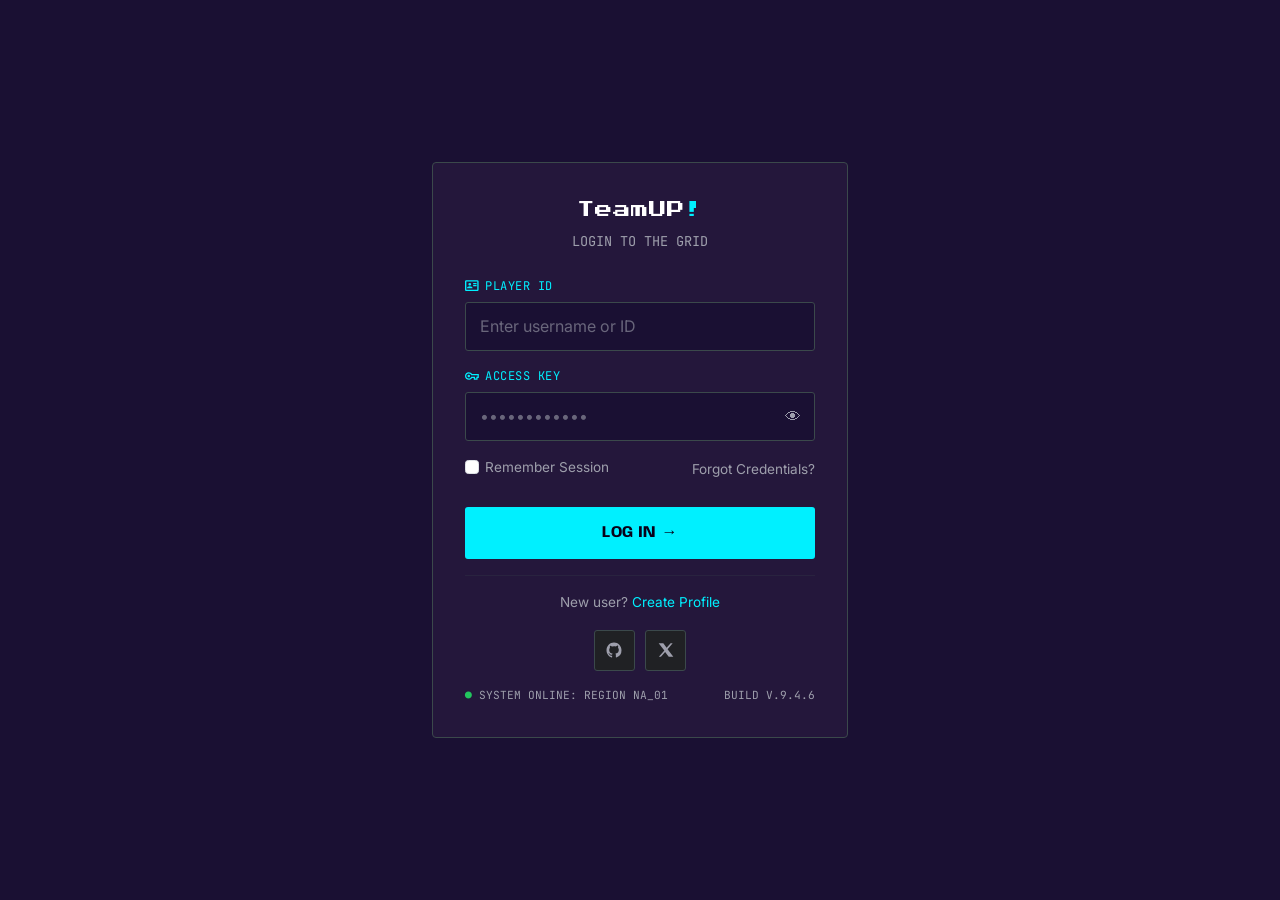
<file: secciones/login.html>
<!DOCTYPE html>
<html lang="es">
<head>
  <meta charset="UTF-8">
  <meta name="viewport" content="width=device-width, initial-scale=1.0">
  <title>Log In — TeamUP!</title>

  <link href="https://cdn.jsdelivr.net/npm/bootstrap@5.3.8/dist/css/bootstrap.min.css" rel="stylesheet">
  <link rel="preconnect" href="https://fonts.googleapis.com">
  <link rel="preconnect" href="https://fonts.gstatic.com" crossorigin>
  <link href="https://fonts.googleapis.com/css2?family=Press+Start+2P&family=Anybody:wght@600;800&family=Inter:wght@400;500&family=JetBrains+Mono:wght@500&display=swap" rel="stylesheet">
  <link rel="stylesheet" href="../assets/css/style.css">
</head>
<body>

  <main class="auth-wrapper">
    <div class="auth-card">

      <a href="../index.html" class="auth-logo text-decoration-none">
        TeamUP<span class="text-accent">!</span>
      </a>
      <p class="auth-subtitle mb-4">LOGIN TO THE GRID</p>

      <!-- Banner de feedback general (lo muestra/oculta el JS) -->
      <div class="form-feedback feedback-success" id="loginFeedback" role="alert" aria-live="polite"></div>

      <!-- novalidate: apagamos la validación nativa del navegador para
           controlar nosotros mismos los mensajes de error con JS -->
      <form id="formLogin" novalidate>

        <div class="mb-3">
          <label for="playerId" class="form-label-game">
            <span class="label-icon">
              <svg xmlns="http://www.w3.org/2000/svg" width="12" height="10" fill="none" viewBox="0 0 12 10"><path fill="#00f0ff" d="M7 5.25h2.917V4.083H7zM7 3.5h2.917V2.333H7zM1.75 7h4.667v-.32q0-.657-.642-1.044-.642-.386-1.692-.386t-1.691.386T1.75 6.68zm2.333-2.333q.482 0 .824-.343.343-.343.343-.824t-.343-.824a1.12 1.12 0 0 0-.824-.343q-.48 0-.824.343a1.12 1.12 0 0 0-.342.824q0 .48.342.824.344.342.824.343M1.167 9.333q-.482 0-.824-.342A1.12 1.12 0 0 1 0 8.167v-7Q0 .685.343.343.685 0 1.167 0H10.5q.48 0 .824.343.342.342.343.824v7q0 .48-.343.824a1.12 1.12 0 0 1-.824.342zm0-1.166H10.5v-7H1.167zm0 0v-7z"/></svg>
            </span>
            Player ID
          </label>
          <input type="text" class="form-control-game" id="playerId"
                 name="playerId" placeholder="Enter username or ID"
                 aria-describedby="playerIdError">
          <p class="form-error-text" id="playerIdError">Ingresá tu Player ID.</p>
        </div>

        <div class="mb-3">
          <label for="accessKey" class="form-label-game">
            <span class="label-icon">
             <svg xmlns="http://www.w3.org/2000/svg" width="13" height="7" fill="none" viewBox="0 0 13 7"><path fill="#00f0ff" d="M3.5 7Q2.042 7 1.02 5.98 0 4.957 0 3.5t1.02-2.48Q2.043 0 3.5 0q.963 0 1.765.481.801.482 1.268 1.269h6.3v3.5h-1.166V7h-3.5V5.25H6.533a3.6 3.6 0 0 1-1.268 1.269A3.37 3.37 0 0 1 3.5 7m0-1.167q.963 0 1.546-.59t.7-1.16h3.587v1.75H10.5v-1.75h1.167V2.917H5.746q-.117-.57-.7-1.16-.584-.59-1.546-.59t-1.648.685A2.25 2.25 0 0 0 1.167 3.5q0 .963.685 1.648a2.25 2.25 0 0 0 1.648.685m0-1.166q.48 0 .824-.343.342-.343.343-.824 0-.48-.343-.824a1.12 1.12 0 0 0-.824-.343q-.48 0-.824.343a1.12 1.12 0 0 0-.343.824q0 .48.343.824.343.342.824.343"/></svg>
            </span>
            Access Key
          </label>
          <div class="password-field">
            <input type="password" class="form-control-game" id="accessKey"
                   name="accessKey" placeholder="••••••••••••"
                   aria-describedby="accessKeyError">
            <button type="button" class="password-toggle" id="togglePassword"
                    aria-label="Mostrar u ocultar contraseña">👁</button>
          </div>
          <p class="form-error-text" id="accessKeyError">Ingresá tu contraseña.</p>
        </div>

        <div class="d-flex justify-content-between align-items-center mb-4">
          <div class="form-check form-check-game">
            <input class="form-check-input" type="checkbox" id="rememberSession">
            <label class="form-check-label" for="rememberSession">Remember Session</label>
          </div>
          <a href="#" class="form-check-game text-decoration-none">Forgot Credentials?</a>
        </div>

        <button type="submit" class="btn btn-accent w-100">LOG IN →</button>

        <hr class="auth-divider">

        <p class="text-center form-check-game mb-3">
          New user? <a href="registro.html">Create Profile</a>
        </p>

        <div class="social-row">
          <a href="#" class="social-btn" aria-label="Continuar con GitHub">
            <svg width="18" height="18" viewBox="0 0 24 24" fill="currentColor">
              <path d="M12 2C6.48 2 2 6.58 2 12.25c0 4.5 2.87 8.32 6.84 9.67.5.1.68-.22.68-.49 0-.24-.01-1.04-.01-1.88-2.78.62-3.37-1.2-3.37-1.2-.45-1.18-1.11-1.5-1.11-1.5-.91-.64.07-.63.07-.63 1 .07 1.53 1.06 1.53 1.06.9 1.57 2.36 1.12 2.93.85.09-.66.34-1.12.62-1.37-2.22-.26-4.56-1.14-4.56-5.07 0-1.12.39-2.03 1.03-2.75-.1-.26-.45-1.31.1-2.73 0 0 .84-.27 2.76 1.05A9.4 9.4 0 0 1 12 6.84c.85 0 1.71.12 2.51.34 1.92-1.32 2.76-1.05 2.76-1.05.55 1.42.2 2.47.1 2.73.64.72 1.03 1.63 1.03 2.75 0 3.94-2.35 4.81-4.58 5.06.36.32.67.94.67 1.9 0 1.37-.01 2.48-.01 2.81 0 .27.18.6.69.49A10.02 10.02 0 0 0 22 12.25C22 6.58 17.52 2 12 2z"/>
            </svg>
          </a>
          <a href="#" class="social-btn" aria-label="Continuar con Twitter / X">
            <svg width="16" height="16" viewBox="0 0 24 24" fill="currentColor">
              <path d="M18.9 2H22l-7.6 8.7L23 22h-6.9l-5.4-7.1L4.4 22H1.3l8.2-9.3L1 2h7l4.9 6.5L18.9 2z"/>
            </svg>
          </a>
        </div>

      </form>

      <div class="status-bar">
        <span><span class="status-dot">●</span> SYSTEM ONLINE: REGION NA_01</span>
        <span>BUILD V.9.4.6</span>
      </div>

    </div>
  </main>

  <script src="https://cdn.jsdelivr.net/npm/bootstrap@5.3.8/dist/js/bootstrap.bundle.min.js"></script>
  <script src="../assets/js/script.js"></script>
</body>
</html>
</file>
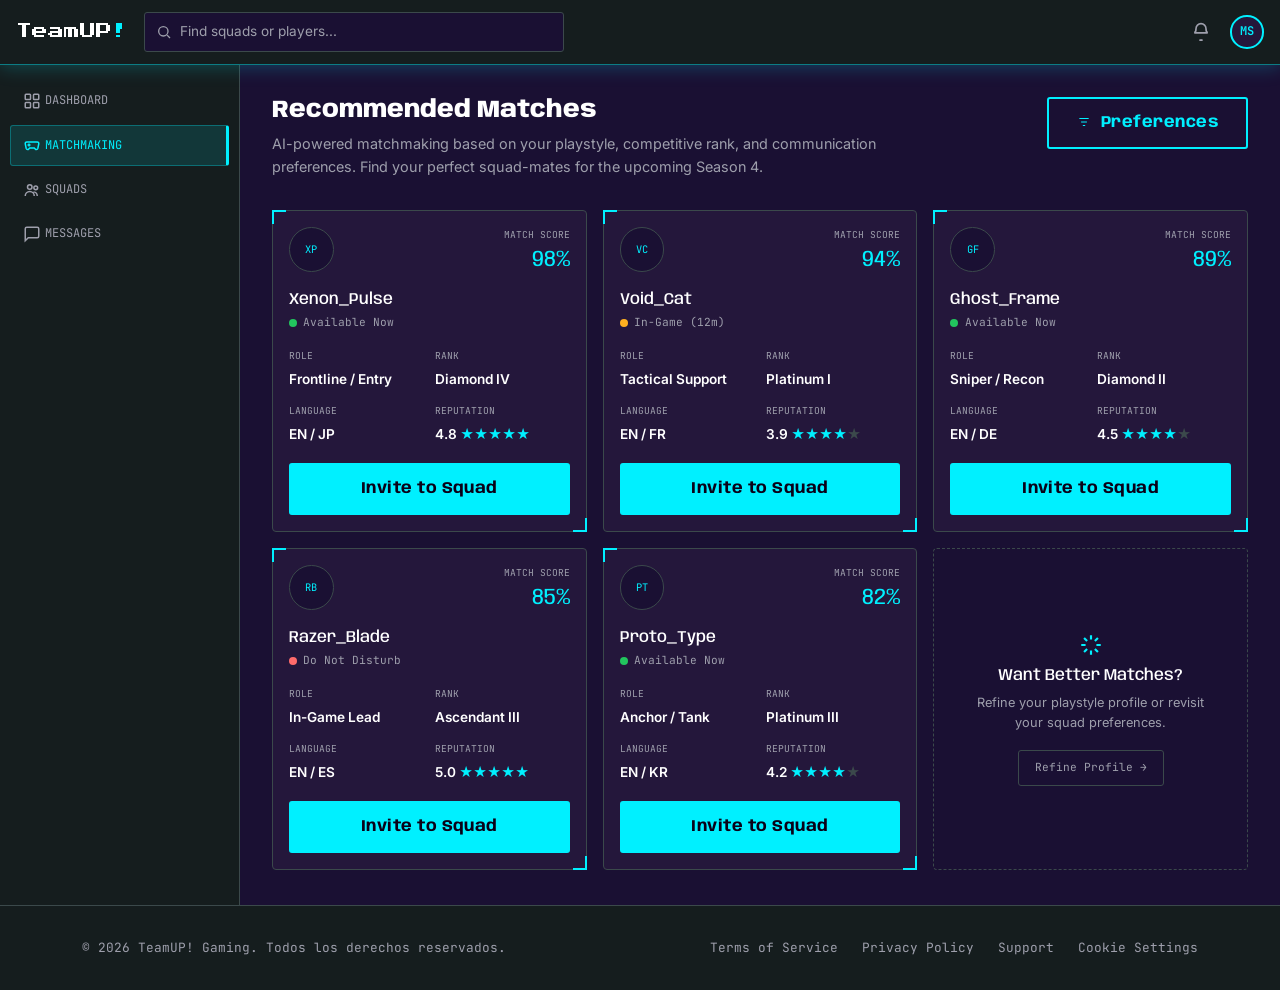
<file: secciones/matchmaking.html>
<!DOCTYPE html>
<html lang="es">
<head>
  <meta charset="UTF-8">
  <meta name="viewport" content="width=device-width, initial-scale=1.0">
  <title>Matchmaking — TeamUP!</title>

  <link href="https://cdn.jsdelivr.net/npm/bootstrap@5.3.8/dist/css/bootstrap.min.css" rel="stylesheet">
  <link rel="preconnect" href="https://fonts.googleapis.com">
  <link rel="preconnect" href="https://fonts.gstatic.com" crossorigin>
  <link href="https://fonts.googleapis.com/css2?family=Press+Start+2P&family=Anybody:wght@600;800&family=Inter:wght@400;500&family=JetBrains+Mono:wght@500&display=swap" rel="stylesheet">
  <link rel="stylesheet" href="../assets/css/style.css">
</head>
<body>

  <!-- ===================== HEADER DE LA APP (compartido) ===================== -->
  <header class="app-header">
    <a href="../index.html" class="logo text-decoration-none">TeamUP<span class="text-accent">!</span></a>

    <div class="app-search">
      <svg width="16" height="16" viewBox="0 0 24 24" fill="none" stroke="currentColor" stroke-width="2">
        <circle cx="11" cy="11" r="7"/><path d="M21 21l-4.3-4.3"/>
      </svg>
      <input type="text" placeholder="Find squads or players...">
    </div>

    <div class="app-header-actions">
        <div class="notif-menu">
            <button class="icon-btn" id="notifMenuToggle" aria-label="Notificaciones" aria-haspopup="true" aria-expanded="false">
                <svg width="20" height="20" viewBox="0 0 24 24" fill="none" stroke="currentColor" stroke-width="2">
                    <path d="M18 8a6 6 0 1 0-12 0c0 4-2 5-2 5h16s-2-1-2-5" />
                    <path d="M13.7 21a2 2 0 0 1-3.4 0" />
                </svg>
            </button>
            <div class="notif-dropdown" id="notifDropdown">
                <p class="notif-empty">No notifications</p>
            </div>
        </div>
        <div class="profile-menu">
            <button type="button" class="avatar-sm" id="profileMenuToggle" aria-haspopup="true" aria-expanded="false" aria-label="Abrir menu de perfil">MS</button>
            <div class="profile-dropdown" id="profileDropdown">
                <a href="edit-profile.html" class="profile-dropdown-item">
                    <svg viewBox="0 0 24 24" fill="none" stroke="currentColor" stroke-width="2"><circle cx="12" cy="8" r="4" /><path d="M4 20c0-4 3.5-7 8-7s8 3 8 7" /></svg>
                    My Profile
                </a>
                <div class="profile-dropdown-divider"></div>
                <button type="button" class="profile-dropdown-item" id="logoutBtn">
                    <svg viewBox="0 0 24 24" fill="none" stroke="currentColor" stroke-width="2"><path d="M12 3v9" /><path d="M18 7a8 8 0 1 1-12 0" /></svg>
                    Log Out
                </button>
            </div>
        </div>
    </div>
  </header>

  <div class="app-shell">

    <!-- ===================== SIDEBAR (compartido) ===================== -->
    <aside class="app-sidebar">
      <nav aria-label="Navegación de la app">
        <ul class="sidebar-nav">
          <li>
            <a href="dashboard.html" class="sidebar-link">
              <svg viewBox="0 0 24 24" fill="none" stroke="currentColor" stroke-width="2">
                <rect x="3" y="3" width="7" height="7" rx="1"/><rect x="14" y="3" width="7" height="7" rx="1"/>
                <rect x="3" y="14" width="7" height="7" rx="1"/><rect x="14" y="14" width="7" height="7" rx="1"/>
              </svg>
              Dashboard
            </a>
          </li>
          <li>
            <a href="matchmaking.html" class="sidebar-link active">
              <svg viewBox="0 0 24 24" fill="none" stroke="currentColor" stroke-width="2">
                <path d="M6 12h4M8 10v4M15 11h.01M18 13h.01"/>
                <path d="M5 8h14a2 2 0 0 1 2 2.5l-1.2 6A2 2 0 0 1 17.8 18H17l-2-2H9l-2 2h-.8a2 2 0 0 1-1.97-1.5l-1.2-6A2 2 0 0 1 5 8z"/>
              </svg>
              Matchmaking
            </a>
          </li>
          <li>
            <a href="squads.html" class="sidebar-link">
              <svg viewBox="0 0 24 24" fill="none" stroke="currentColor" stroke-width="2">
                <circle cx="9" cy="8" r="3"/><circle cx="17" cy="9" r="2.5"/>
                <path d="M3 20c0-3.3 2.7-6 6-6s6 2.7 6 6M14 14.5c2.8.3 5 2.5 5 5.5"/>
              </svg>
              Squads
            </a>
          </li>
          <li>
            <a href="messages.html" class="sidebar-link">
              <svg viewBox="0 0 24 24" fill="none" stroke="currentColor" stroke-width="2">
                <path d="M21 15a2 2 0 0 1-2 2H7l-4 4V5a2 2 0 0 1 2-2h14a2 2 0 0 1 2 2z"/>
              </svg>
              Messages
            </a>
          </li>
        </ul>
      </nav>
    </aside>

    <!-- ===================== CONTENIDO DE MATCHMAKING ===================== -->
    <main class="app-main">

      <div class="page-header-row">
        <div>
          <h1>Recommended Matches</h1>
          <p>
            AI-powered matchmaking based on your playstyle, competitive rank, and
            communication preferences. Find your perfect squad-mates for the
            upcoming Season 4.
          </p>
        </div>
        <button class="btn btn-outline-accent">
          <svg width="14" height="14" viewBox="0 0 24 24" fill="none" stroke="currentColor" stroke-width="2" style="vertical-align:-2px; margin-right:0.3rem;">
            <path d="M4 6h16M7 12h10M10 18h4"/>
          </svg>
          Preferences
        </button>
      </div>

      <div class="matchmaking-grid">

        <!-- Card 1 -->
        <article class="match-card">
          <div class="match-card-top">
            <div class="member-avatar" style="width:2.8rem;height:2.8rem;">XP</div>
            <div class="score-badge">
              <span class="label">Match Score</span>
              <span class="value">98%</span>
            </div>
          </div>
          <h3>Xenon_Pulse</h3>
          <p class="player-status"><span class="status-dot-ind is-available"></span> Available Now</p>
          <div class="stat-grid">
            <div><span class="stat-label">Role</span><span class="stat-value">Frontline / Entry</span></div>
            <div><span class="stat-label">Rank</span><span class="stat-value">Diamond IV</span></div>
            <div><span class="stat-label">Language</span><span class="stat-value">EN / JP</span></div>
            <div>
              <span class="stat-label">Reputation</span>
              <span class="stat-value">4.8 <span class="stars"><span class="filled">★★★★★</span></span></span>
            </div>
          </div>
          <button class="btn btn-accent w-100">Invite to Squad</button>
        </article>

        <!-- Card 2 -->
        <article class="match-card">
          <div class="match-card-top">
            <div class="member-avatar" style="width:2.8rem;height:2.8rem;">VC</div>
            <div class="score-badge">
              <span class="label">Match Score</span>
              <span class="value">94%</span>
            </div>
          </div>
          <h3>Void_Cat</h3>
          <p class="player-status"><span class="status-dot-ind is-busy"></span> In-Game (12m)</p>
          <div class="stat-grid">
            <div><span class="stat-label">Role</span><span class="stat-value">Tactical Support</span></div>
            <div><span class="stat-label">Rank</span><span class="stat-value">Platinum I</span></div>
            <div><span class="stat-label">Language</span><span class="stat-value">EN / FR</span></div>
            <div>
              <span class="stat-label">Reputation</span>
              <span class="stat-value">3.9 <span class="stars"><span class="filled">★★★★</span><span class="empty">★</span></span></span>
            </div>
          </div>
          <button class="btn btn-accent w-100">Invite to Squad</button>
        </article>

        <!-- Card 3 -->
        <article class="match-card">
          <div class="match-card-top">
            <div class="member-avatar" style="width:2.8rem;height:2.8rem;">GF</div>
            <div class="score-badge">
              <span class="label">Match Score</span>
              <span class="value">89%</span>
            </div>
          </div>
          <h3>Ghost_Frame</h3>
          <p class="player-status"><span class="status-dot-ind is-available"></span> Available Now</p>
          <div class="stat-grid">
            <div><span class="stat-label">Role</span><span class="stat-value">Sniper / Recon</span></div>
            <div><span class="stat-label">Rank</span><span class="stat-value">Diamond II</span></div>
            <div><span class="stat-label">Language</span><span class="stat-value">EN / DE</span></div>
            <div>
              <span class="stat-label">Reputation</span>
              <span class="stat-value">4.5 <span class="stars"><span class="filled">★★★★</span><span class="empty">★</span></span></span>
            </div>
          </div>
          <button class="btn btn-accent w-100">Invite to Squad</button>
        </article>

        <!-- Card 4 -->
        <article class="match-card">
          <div class="match-card-top">
            <div class="member-avatar" style="width:2.8rem;height:2.8rem;">RB</div>
            <div class="score-badge">
              <span class="label">Match Score</span>
              <span class="value">85%</span>
            </div>
          </div>
          <h3>Razer_Blade</h3>
          <p class="player-status"><span class="status-dot-ind is-dnd"></span> Do Not Disturb</p>
          <div class="stat-grid">
            <div><span class="stat-label">Role</span><span class="stat-value">In-Game Lead</span></div>
            <div><span class="stat-label">Rank</span><span class="stat-value">Ascendant III</span></div>
            <div><span class="stat-label">Language</span><span class="stat-value">EN / ES</span></div>
            <div>
              <span class="stat-label">Reputation</span>
              <span class="stat-value">5.0 <span class="stars"><span class="filled">★★★★★</span></span></span>
            </div>
          </div>
          <button class="btn btn-accent w-100">Invite to Squad</button>
        </article>

        <!-- Card 5 -->
        <article class="match-card">
          <div class="match-card-top">
            <div class="member-avatar" style="width:2.8rem;height:2.8rem;">PT</div>
            <div class="score-badge">
              <span class="label">Match Score</span>
              <span class="value">82%</span>
            </div>
          </div>
          <h3>Proto_Type</h3>
          <p class="player-status"><span class="status-dot-ind is-available"></span> Available Now</p>
          <div class="stat-grid">
            <div><span class="stat-label">Role</span><span class="stat-value">Anchor / Tank</span></div>
            <div><span class="stat-label">Rank</span><span class="stat-value">Platinum III</span></div>
            <div><span class="stat-label">Language</span><span class="stat-value">EN / KR</span></div>
            <div>
              <span class="stat-label">Reputation</span>
              <span class="stat-value">4.2 <span class="stars"><span class="filled">★★★★</span><span class="empty">★</span></span></span>
            </div>
          </div>
          <button class="btn btn-accent w-100">Invite to Squad</button>
        </article>

        <!-- Card CTA: completa la grilla, no es un jugador real -->
        <article class="cta-mini-card">
          <svg width="26" height="26" viewBox="0 0 24 24" fill="none" stroke="currentColor" stroke-width="2">
            <path d="M12 3v4M12 17v4M3 12h4M17 12h4M5.6 5.6l2.8 2.8M15.6 15.6l2.8 2.8M5.6 18.4l2.8-2.8M15.6 8.4l2.8-2.8"/>
          </svg>
          <h3>Want Better Matches?</h3>
          <p>Refine your playstyle profile or revisit your squad preferences.</p>
          <a href="edit-profile.html" class="btn-text-link" style="width:auto; padding:0.5rem 1rem;">Refine Profile →</a>
        </article>

      </div>

    </main>
  </div>

  <!-- ===================== FOOTER (compartido) ===================== -->
  <footer class="site-footer">
    <div class="container d-flex flex-column flex-md-row justify-content-between align-items-center gap-3">
      <p class="mb-0">© <span id="anioActual"></span> TeamUP! Gaming. Todos los derechos reservados.</p>
      <ul class="footer-links list-unstyled d-flex gap-4 mb-0">
        <li><a href="terminos.html">Terms of Service</a></li>
        <li><a href="privacidad.html">Privacy Policy</a></li>
        <li><a href="soporte.html">Support</a></li>
        <li><a href="cookies.html">Cookie Settings</a></li>
      </ul>
    </div>
  </footer>

  <script src="https://cdn.jsdelivr.net/npm/bootstrap@5.3.8/dist/js/bootstrap.bundle.min.js"></script>
  <script src="../assets/js/script.js"></script>
</body>
</html>
</file>
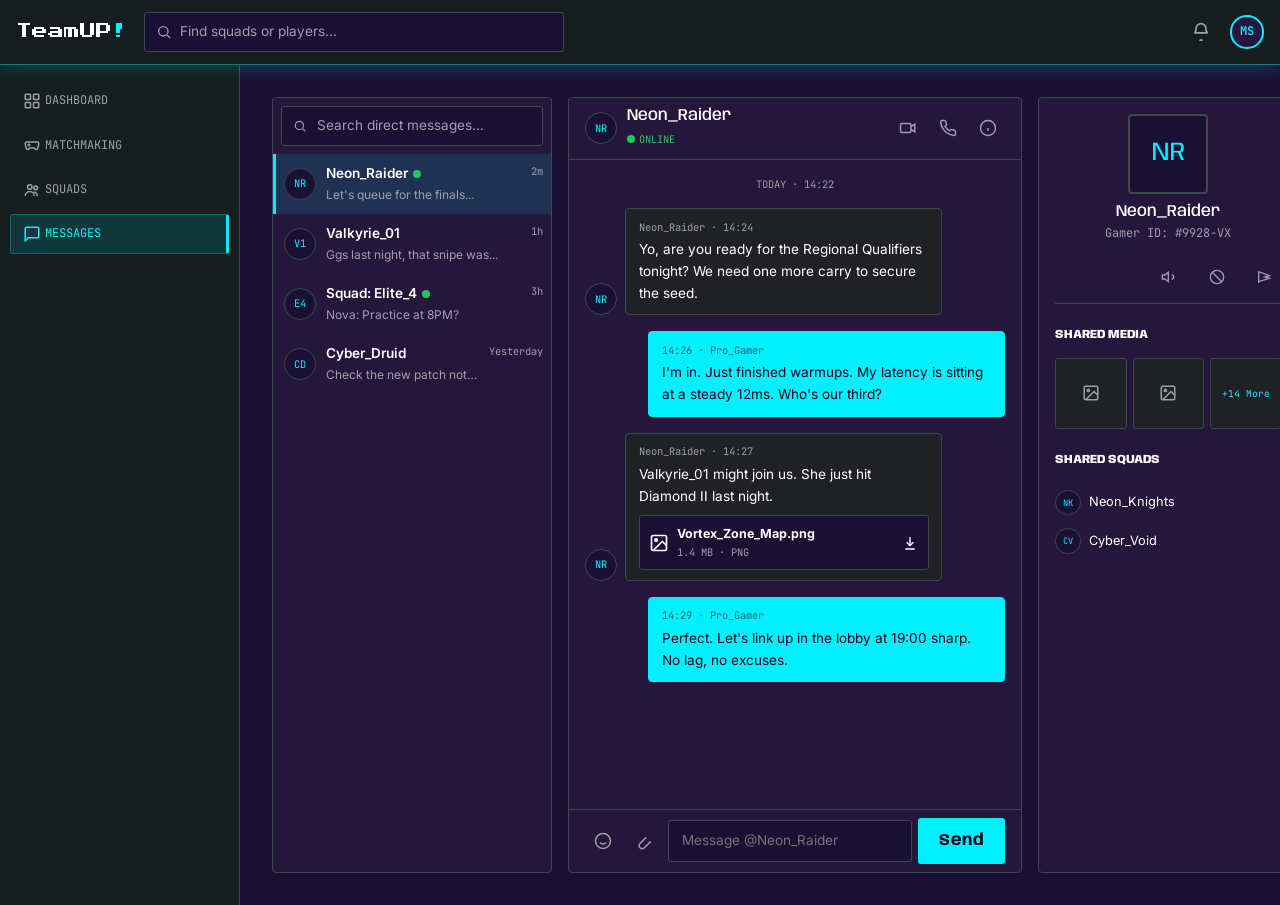
<file: secciones/messages.html>
<!DOCTYPE html>
<html lang="es">
<head>
  <meta charset="UTF-8">
  <meta name="viewport" content="width=device-width, initial-scale=1.0">
  <title>Messages — TeamUP!</title>

  <link href="https://cdn.jsdelivr.net/npm/bootstrap@5.3.8/dist/css/bootstrap.min.css" rel="stylesheet">
  <link rel="preconnect" href="https://fonts.googleapis.com">
  <link rel="preconnect" href="https://fonts.gstatic.com" crossorigin>
  <link href="https://fonts.googleapis.com/css2?family=Press+Start+2P&family=Anybody:wght@600;800&family=Inter:wght@400;500&family=JetBrains+Mono:wght@500&display=swap" rel="stylesheet">
  <link rel="stylesheet" href="../assets/css/style.css">
</head>
<body>

  <!-- ===================== HEADER DE LA APP (compartido) ===================== -->
  <header class="app-header">
    <a href="../index.html" class="logo text-decoration-none">TeamUP<span class="text-accent">!</span></a>

    <div class="app-search">
      <svg width="16" height="16" viewBox="0 0 24 24" fill="none" stroke="currentColor" stroke-width="2">
        <circle cx="11" cy="11" r="7"/><path d="M21 21l-4.3-4.3"/>
      </svg>
      <input type="text" placeholder="Find squads or players...">
    </div>

    <div class="app-header-actions">
        <div class="notif-menu">
            <button class="icon-btn" id="notifMenuToggle" aria-label="Notificaciones" aria-haspopup="true" aria-expanded="false">
                <svg width="20" height="20" viewBox="0 0 24 24" fill="none" stroke="currentColor" stroke-width="2">
                    <path d="M18 8a6 6 0 1 0-12 0c0 4-2 5-2 5h16s-2-1-2-5" />
                    <path d="M13.7 21a2 2 0 0 1-3.4 0" />
                </svg>
            </button>
            <div class="notif-dropdown" id="notifDropdown">
                <p class="notif-empty">No notifications</p>
            </div>
        </div>
        <div class="profile-menu">
            <button type="button" class="avatar-sm" id="profileMenuToggle" aria-haspopup="true" aria-expanded="false" aria-label="Abrir menu de perfil">MS</button>
            <div class="profile-dropdown" id="profileDropdown">
                <a href="edit-profile.html" class="profile-dropdown-item">
                    <svg viewBox="0 0 24 24" fill="none" stroke="currentColor" stroke-width="2"><circle cx="12" cy="8" r="4" /><path d="M4 20c0-4 3.5-7 8-7s8 3 8 7" /></svg>
                    My Profile
                </a>
                <div class="profile-dropdown-divider"></div>
                <button type="button" class="profile-dropdown-item" id="logoutBtn">
                    <svg viewBox="0 0 24 24" fill="none" stroke="currentColor" stroke-width="2"><path d="M12 3v9" /><path d="M18 7a8 8 0 1 1-12 0" /></svg>
                    Log Out
                </button>
            </div>
        </div>
    </div>
  </header>

  <div class="app-shell">

    <!-- ===================== SIDEBAR (compartido) ===================== -->
    <aside class="app-sidebar">
      <nav aria-label="Navegación de la app">
        <ul class="sidebar-nav">
          <li>
            <a href="dashboard.html" class="sidebar-link">
              <svg viewBox="0 0 24 24" fill="none" stroke="currentColor" stroke-width="2">
                <rect x="3" y="3" width="7" height="7" rx="1"/><rect x="14" y="3" width="7" height="7" rx="1"/>
                <rect x="3" y="14" width="7" height="7" rx="1"/><rect x="14" y="14" width="7" height="7" rx="1"/>
              </svg>
              Dashboard
            </a>
          </li>
          <li>
            <a href="matchmaking.html" class="sidebar-link">
              <svg viewBox="0 0 24 24" fill="none" stroke="currentColor" stroke-width="2">
                <path d="M6 12h4M8 10v4M15 11h.01M18 13h.01"/>
                <path d="M5 8h14a2 2 0 0 1 2 2.5l-1.2 6A2 2 0 0 1 17.8 18H17l-2-2H9l-2 2h-.8a2 2 0 0 1-1.97-1.5l-1.2-6A2 2 0 0 1 5 8z"/>
              </svg>
              Matchmaking
            </a>
          </li>
          <li>
            <a href="squads.html" class="sidebar-link">
              <svg viewBox="0 0 24 24" fill="none" stroke="currentColor" stroke-width="2">
                <circle cx="9" cy="8" r="3"/><circle cx="17" cy="9" r="2.5"/>
                <path d="M3 20c0-3.3 2.7-6 6-6s6 2.7 6 6M14 14.5c2.8.3 5 2.5 5 5.5"/>
              </svg>
              Squads
            </a>
          </li>
          <li>
            <a href="messages.html" class="sidebar-link active">
              <svg viewBox="0 0 24 24" fill="none" stroke="currentColor" stroke-width="2">
                <path d="M21 15a2 2 0 0 1-2 2H7l-4 4V5a2 2 0 0 1 2-2h14a2 2 0 0 1 2 2z"/>
              </svg>
              Messages
            </a>
          </li>
        </ul>
      </nav>
    </aside>

    <!-- ===================== CONTENIDO DE MESSAGES ===================== -->
    <main class="app-main messages-main">

      <div class="messages-layout">

        <!-- Columna 1: lista de conversaciones -->
        <aside class="conversations-panel">
          <div class="app-search conv-search">
            <svg width="14" height="14" viewBox="0 0 24 24" fill="none" stroke="currentColor" stroke-width="2">
              <circle cx="11" cy="11" r="7"/><path d="M21 21l-4.3-4.3"/>
            </svg>
            <input type="text" placeholder="Search direct messages...">
          </div>

          <ul class="conv-list">
            <li class="conv-item active" data-conv="neon_raider">
              <div class="member-avatar">NR</div>
              <div class="conv-info">
                <span class="conv-name">Neon_Raider <span class="status-dot-ind is-available"></span></span>
                <span class="conv-preview">Let's queue for the finals...</span>
              </div>
              <span class="conv-time">2m</span>
            </li>
            <li class="conv-item" data-conv="valkyrie">
              <div class="member-avatar">V1</div>
              <div class="conv-info">
                <span class="conv-name">Valkyrie_01</span>
                <span class="conv-preview">Ggs last night, that snipe was...</span>
              </div>
              <span class="conv-time">1h</span>
            </li>
            <li class="conv-item" data-conv="elite4">
              <div class="member-avatar">E4</div>
              <div class="conv-info">
                <span class="conv-name">Squad: Elite_4 <span class="status-dot-ind is-available"></span></span>
                <span class="conv-preview">Nova: Practice at 8PM?</span>
              </div>
              <span class="conv-time">3h</span>
            </li>
            <li class="conv-item" data-conv="cyberdruid">
              <div class="member-avatar">CD</div>
              <div class="conv-info">
                <span class="conv-name">Cyber_Druid</span>
                <span class="conv-preview">Check the new patch notes...</span>
              </div>
              <span class="conv-time">Yesterday</span>
            </li>
          </ul>
        </aside>

        <!-- Columna 2: chat activo -->
        <section class="chat-window">

          <div class="chat-header">
            <div class="chat-header-info">
              <div class="member-avatar">NR</div>
              <div>
                <h2>Neon_Raider</h2>
                <span class="status-pill is-available"><span class="status-dot-ind is-available"></span> Online</span>
              </div>
            </div>
            <div class="chat-header-actions">
              <button class="icon-btn" aria-label="Videollamada">
                <svg width="18" height="18" viewBox="0 0 24 24" fill="none" stroke="currentColor" stroke-width="2">
                  <rect x="2" y="6" width="14" height="12" rx="2"/><path d="M16 10l5-3v10l-5-3"/>
                </svg>
              </button>
              <button class="icon-btn" aria-label="Llamada">
                <svg width="18" height="18" viewBox="0 0 24 24" fill="none" stroke="currentColor" stroke-width="2">
                  <path d="M22 16.9v3a2 2 0 0 1-2.2 2 19.8 19.8 0 0 1-8.6-3 19.5 19.5 0 0 1-6-6 19.8 19.8 0 0 1-3-8.7A2 2 0 0 1 4.1 2h3a2 2 0 0 1 2 1.7c.1 1 .4 2 .7 2.9a2 2 0 0 1-.5 2.1L8.1 9.9a16 16 0 0 0 6 6l1.2-1.2a2 2 0 0 1 2.1-.5c.9.3 1.9.6 2.9.7a2 2 0 0 1 1.7 2z"/>
                </svg>
              </button>
              <button class="icon-btn" aria-label="Ver perfil">
                <svg width="18" height="18" viewBox="0 0 24 24" fill="none" stroke="currentColor" stroke-width="2">
                  <circle cx="12" cy="12" r="10"/><path d="M12 16v-4M12 8h.01"/>
                </svg>
              </button>
            </div>
          </div>

          <div class="chat-messages" id="chatMessages">
            <div class="chat-date-divider">Today · 14:22</div>

            <div class="msg-row msg-in">
              <div class="member-avatar">NR</div>
              <div class="msg-bubble">
                <div class="msg-meta">Neon_Raider · 14:24</div>
                <p>Yo, are you ready for the Regional Qualifiers tonight? We need one more carry to secure the seed.</p>
              </div>
            </div>

            <div class="msg-row msg-out">
              <div class="msg-bubble">
                <div class="msg-meta">14:26 · Pro_Gamer</div>
                <p>I'm in. Just finished warmups. My latency is sitting at a steady 12ms. Who's our third?</p>
              </div>
            </div>

            <div class="msg-row msg-in">
              <div class="member-avatar">NR</div>
              <div class="msg-bubble">
                <div class="msg-meta">Neon_Raider · 14:27</div>
                <p>Valkyrie_01 might join us. She just hit Diamond II last night.</p>
                <a href="#" class="msg-attachment">
                  <svg width="20" height="20" viewBox="0 0 24 24" fill="none" stroke="currentColor" stroke-width="2">
                    <rect x="3" y="3" width="18" height="18" rx="2"/><circle cx="8.5" cy="8.5" r="1.5"/><path d="M21 15l-5-5L5 21"/>
                  </svg>
                  <span class="attachment-info">
                    <strong>Vortex_Zone_Map.png</strong>
                    <small>1.4 MB · PNG</small>
                  </span>
                  <svg width="16" height="16" viewBox="0 0 24 24" fill="none" stroke="currentColor" stroke-width="2">
                    <path d="M12 3v12M7 11l5 5 5-5M5 21h14"/>
                  </svg>
                </a>
              </div>
            </div>

            <div class="msg-row msg-out">
              <div class="msg-bubble">
                <div class="msg-meta">14:29 · Pro_Gamer</div>
                <p>Perfect. Let's link up in the lobby at 19:00 sharp. No lag, no excuses.</p>
              </div>
            </div>
          </div>

          <form class="chat-input-row" id="formMensaje">
            <button type="button" class="icon-btn" aria-label="Insertar emoji">
              <svg width="18" height="18" viewBox="0 0 24 24" fill="none" stroke="currentColor" stroke-width="2">
                <circle cx="12" cy="12" r="10"/><path d="M8 14s1.5 2 4 2 4-2 4-2M9 9h.01M15 9h.01"/>
              </svg>
            </button>
            <button type="button" class="icon-btn" aria-label="Adjuntar archivo">
              <svg width="18" height="18" viewBox="0 0 24 24" fill="none" stroke="currentColor" stroke-width="2">
                <path d="M21 12.5l-8.5 8.5a4 4 0 0 1-5.7-5.7L15 7"/>
              </svg>
            </button>
            <input type="text" id="inputMensaje" placeholder="Message @Neon_Raider" aria-label="Escribir mensaje">
            <button type="submit" class="btn btn-accent">Send</button>
          </form>

        </section>

        <!-- Columna 3: perfil del contacto (solo desktop, 1024px+) -->
        <aside class="chat-profile-panel">
          <div class="avatar-lg" style="margin:0 auto;">NR</div>
          <h3>Neon_Raider</h3>
          <p class="profile-meta">Gamer ID: #9928-VX</p>

          <div class="profile-actions-row">
            <button class="icon-btn" aria-label="Silenciar">
              <svg width="16" height="16" viewBox="0 0 24 24" fill="none" stroke="currentColor" stroke-width="2">
                <path d="M11 5L6 9H2v6h4l5 4V5z"/><path d="M16 9a3 3 0 0 1 0 6"/>
              </svg>
            </button>
            <button class="icon-btn" aria-label="Bloquear">
              <svg width="16" height="16" viewBox="0 0 24 24" fill="none" stroke="currentColor" stroke-width="2">
                <circle cx="12" cy="12" r="10"/><path d="M4.9 4.9l14.2 14.2"/>
              </svg>
            </button>
            <button class="icon-btn" aria-label="Reportar">
              <svg width="16" height="16" viewBox="0 0 24 24" fill="none" stroke="currentColor" stroke-width="2">
                <path d="M4 21V4l16 6-7 2 7 2-16 5"/>
              </svg>
            </button>
          </div>

          <div class="panel-header" style="margin-top:1.5rem;">
            <h4 class="panel-title sm-title">Shared Media</h4>
          </div>
          <div class="shared-media-grid">
            <div class="media-thumb">
              <svg width="18" height="18" viewBox="0 0 24 24" fill="none" stroke="currentColor" stroke-width="2"><rect x="3" y="3" width="18" height="18" rx="2"/><circle cx="8.5" cy="8.5" r="1.5"/><path d="M21 15l-5-5L5 21"/></svg>
            </div>
            <div class="media-thumb">
              <svg width="18" height="18" viewBox="0 0 24 24" fill="none" stroke="currentColor" stroke-width="2"><rect x="3" y="3" width="18" height="18" rx="2"/><circle cx="8.5" cy="8.5" r="1.5"/><path d="M21 15l-5-5L5 21"/></svg>
            </div>
            <a href="#" class="media-thumb more">+14 More</a>
          </div>

          <div class="panel-header" style="margin-top:1.5rem;">
            <h4 class="panel-title sm-title">Shared Squads</h4>
          </div>
          <ul class="shared-squads-list">
            <li>
              <span class="member-avatar">NK</span>
              Neon_Knights
            </li>
            <li>
              <span class="member-avatar">CV</span>
              Cyber_Void
            </li>
          </ul>
        </aside>

      </div>

    </main>
  </div>

  <script src="https://cdn.jsdelivr.net/npm/bootstrap@5.3.8/dist/js/bootstrap.bundle.min.js"></script>
  <script src="../assets/js/script.js"></script>
</body>
</html>
</file>
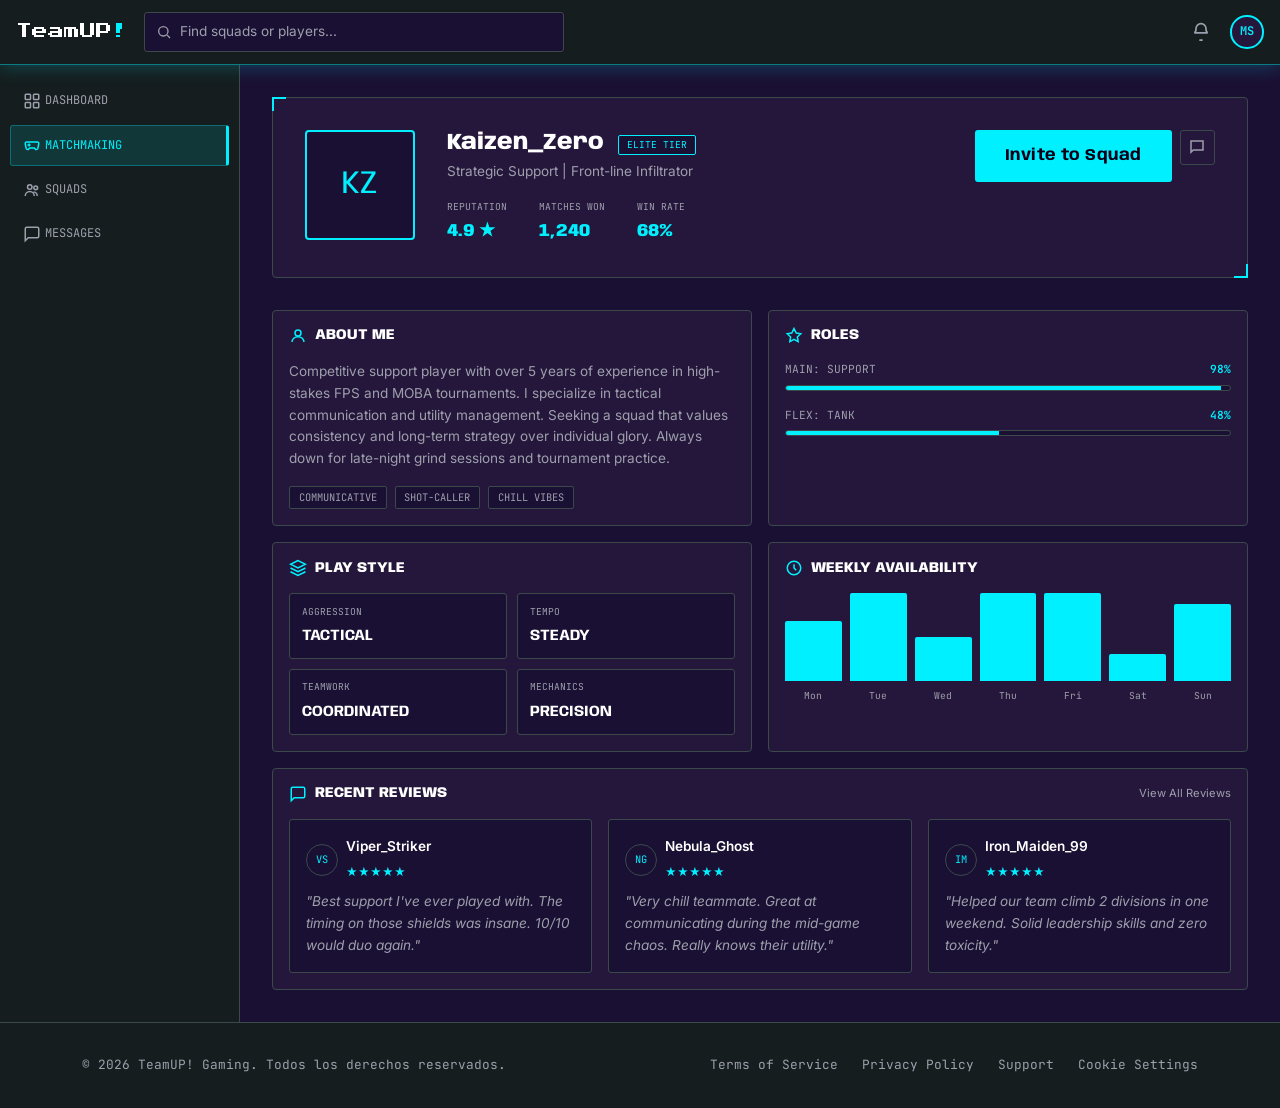
<file: secciones/player-profile.html>
<!DOCTYPE html>
<html lang="es">
<head>
  <meta charset="UTF-8">
  <meta name="viewport" content="width=device-width, initial-scale=1.0">
  <title>Player Profile — TeamUP!</title>

  <link href="https://cdn.jsdelivr.net/npm/bootstrap@5.3.8/dist/css/bootstrap.min.css" rel="stylesheet">
  <link rel="preconnect" href="https://fonts.googleapis.com">
  <link rel="preconnect" href="https://fonts.gstatic.com" crossorigin>
  <link href="https://fonts.googleapis.com/css2?family=Press+Start+2P&family=Anybody:wght@600;800&family=Inter:wght@400;500&family=JetBrains+Mono:wght@500&display=swap" rel="stylesheet">
  <link rel="stylesheet" href="../assets/css/style.css">
</head>
<body>

  <!-- ===================== HEADER DE LA APP (compartido) ===================== -->
  <header class="app-header">
    <a href="../index.html" class="logo text-decoration-none">TeamUP<span class="text-accent">!</span></a>

    <div class="app-search">
      <svg width="16" height="16" viewBox="0 0 24 24" fill="none" stroke="currentColor" stroke-width="2">
        <circle cx="11" cy="11" r="7"/><path d="M21 21l-4.3-4.3"/>
      </svg>
      <input type="text" placeholder="Find squads or players...">
    </div>

    <div class="app-header-actions">
      <button class="icon-btn" aria-label="Notificaciones">
        <svg width="20" height="20" viewBox="0 0 24 24" fill="none" stroke="currentColor" stroke-width="2">
          <path d="M18 8a6 6 0 1 0-12 0c0 4-2 5-2 5h16s-2-1-2-5"/>
          <path d="M13.7 21a2 2 0 0 1-3.4 0"/>
        </svg>
      </button>
      <div class="profile-menu">
        <button type="button" class="avatar-sm" id="profileMenuToggle" aria-haspopup="true" aria-expanded="false" aria-label="Abrir menu de perfil">MS</button>
        <div class="profile-dropdown" id="profileDropdown">
          <a href="edit-profile.html" class="profile-dropdown-item">
            <svg viewBox="0 0 24 24" fill="none" stroke="currentColor" stroke-width="2"><circle cx="12" cy="8" r="4"/><path d="M4 20c0-4 3.5-7 8-7s8 3 8 7"/></svg>
            My Profile
          </a>
          <div class="profile-dropdown-divider"></div>
          <button type="button" class="profile-dropdown-item" id="logoutBtn">
            <svg viewBox="0 0 24 24" fill="none" stroke="currentColor" stroke-width="2"><path d="M12 3v9"/><path d="M18 7a8 8 0 1 1-12 0"/></svg>
            Log Out
          </button>
        </div>
      </div>
    </div>
  </header>

  <div class="app-shell">

    <!-- ===================== SIDEBAR (compartido) =====================
         Marcamos "Matchmaking" como origen típico de esta pantalla.
         (Simplificación: en este prototipo se llega a este mismo
         perfil estático desde cualquier card de jugador, sea de
         Dashboard o de Matchmaking). -->
    <aside class="app-sidebar">
      <nav aria-label="Navegación de la app">
        <ul class="sidebar-nav">
          <li>
            <a href="dashboard.html" class="sidebar-link">
              <svg viewBox="0 0 24 24" fill="none" stroke="currentColor" stroke-width="2">
                <rect x="3" y="3" width="7" height="7" rx="1"/><rect x="14" y="3" width="7" height="7" rx="1"/>
                <rect x="3" y="14" width="7" height="7" rx="1"/><rect x="14" y="14" width="7" height="7" rx="1"/>
              </svg>
              Dashboard
            </a>
          </li>
          <li>
            <a href="matchmaking.html" class="sidebar-link active">
              <svg viewBox="0 0 24 24" fill="none" stroke="currentColor" stroke-width="2">
                <path d="M6 12h4M8 10v4M15 11h.01M18 13h.01"/>
                <path d="M5 8h14a2 2 0 0 1 2 2.5l-1.2 6A2 2 0 0 1 17.8 18H17l-2-2H9l-2 2h-.8a2 2 0 0 1-1.97-1.5l-1.2-6A2 2 0 0 1 5 8z"/>
              </svg>
              Matchmaking
            </a>
          </li>
          <li>
            <a href="squads.html" class="sidebar-link">
              <svg viewBox="0 0 24 24" fill="none" stroke="currentColor" stroke-width="2">
                <circle cx="9" cy="8" r="3"/><circle cx="17" cy="9" r="2.5"/>
                <path d="M3 20c0-3.3 2.7-6 6-6s6 2.7 6 6M14 14.5c2.8.3 5 2.5 5 5.5"/>
              </svg>
              Squads
            </a>
          </li>
          <li>
            <a href="messages.html" class="sidebar-link">
              <svg viewBox="0 0 24 24" fill="none" stroke="currentColor" stroke-width="2">
                <path d="M21 15a2 2 0 0 1-2 2H7l-4 4V5a2 2 0 0 1 2-2h14a2 2 0 0 1 2 2z"/>
              </svg>
              Messages
            </a>
          </li>
        </ul>
      </nav>
    </aside>

    <!-- ===================== CONTENIDO: PLAYER PROFILE ===================== -->
    <main class="app-main">

      <!-- Hero del jugador -->
      <article class="profile-hero">
        <div class="profile-hero-photo">KZ</div>

        <div class="profile-hero-info">
          <h1>Kaizen_Zero</h1>
          <span class="tier-badge">Elite Tier</span>
          <p class="profile-hero-role">Strategic Support | Front-line Infiltrator</p>

          <div class="mini-stat-row">
            <div class="mini-stat-item">
              <span class="label">Reputation</span>
              <span class="value">4.9 ★</span>
            </div>
            <div class="mini-stat-item">
              <span class="label">Matches Won</span>
              <span class="value">1,240</span>
            </div>
            <div class="mini-stat-item">
              <span class="label">Win Rate</span>
              <span class="value">68%</span>
            </div>
          </div>
        </div>

        <div class="profile-hero-actions">
          <button type="button" class="btn btn-accent">Invite to Squad</button>
          <button type="button" class="icon-btn" style="border:1px solid var(--color-border);" aria-label="Enviar mensaje">
            <svg width="18" height="18" viewBox="0 0 24 24" fill="none" stroke="currentColor" stroke-width="2">
              <path d="M4 4h16v12H7l-3 3z"/>
            </svg>
          </button>
        </div>
      </article>

      <!-- About Me + Roles -->
      <div class="profile-row-2col">
        <div class="panel">
          <div class="panel-header">
            <svg viewBox="0 0 24 24" fill="none" stroke="currentColor" stroke-width="2">
              <circle cx="12" cy="8" r="4"/><path d="M4 20c0-4 3.5-7 8-7s8 3 8 7"/>
            </svg>
            <h2 class="panel-title" style="font-size:0.9rem;">About Me</h2>
          </div>
          <p style="font-size:0.85rem; color: var(--color-text-muted);">
            Competitive support player with over 5 years of experience in high-stakes
            FPS and MOBA tournaments. I specialize in tactical communication and utility
            management. Seeking a squad that values consistency and long-term strategy
            over individual glory. Always down for late-night grind sessions and
            tournament practice.
          </p>
          <div class="d-flex gap-2 flex-wrap">
            <span class="tag-pill">Communicative</span>
            <span class="tag-pill">Shot-Caller</span>
            <span class="tag-pill">Chill Vibes</span>
          </div>
        </div>

        <div class="panel">
          <div class="panel-header">
            <svg viewBox="0 0 24 24" fill="none" stroke="currentColor" stroke-width="2">
              <path d="M12 2l3 6 6 .9-4.5 4.3 1 6.3-5.5-3-5.5 3 1-6.3L3 8.9 9 8z"/>
            </svg>
            <h2 class="panel-title" style="font-size:0.9rem;">Roles</h2>
          </div>

          <div class="progress-row">
            <div class="progress-row-top">
              <span>Main: Support</span>
              <span class="progress-value">98%</span>
            </div>
            <div class="progress-track"><div class="progress-fill" style="width:98%;"></div></div>
          </div>
          <div class="progress-row">
            <div class="progress-row-top">
              <span>Flex: Tank</span>
              <span class="progress-value">48%</span>
            </div>
            <div class="progress-track"><div class="progress-fill" style="width:48%;"></div></div>
          </div>
        </div>
      </div>

      <!-- Play Style + Weekly Availability -->
      <div class="profile-row-2col">
        <div class="panel">
          <div class="panel-header">
            <svg viewBox="0 0 24 24" fill="none" stroke="currentColor" stroke-width="2">
              <path d="M12 2L2 7l10 5 10-5-10-5z"/><path d="M2 17l10 5 10-5M2 12l10 5 10-5"/>
            </svg>
            <h2 class="panel-title" style="font-size:0.9rem;">Play Style</h2>
          </div>
          <div class="playstyle-grid">
            <div class="playstyle-box"><span class="label">Aggression</span><span class="value">Tactical</span></div>
            <div class="playstyle-box"><span class="label">Tempo</span><span class="value">Steady</span></div>
            <div class="playstyle-box"><span class="label">Teamwork</span><span class="value">Coordinated</span></div>
            <div class="playstyle-box"><span class="label">Mechanics</span><span class="value">Precision</span></div>
          </div>
        </div>

        <div class="panel">
          <div class="panel-header">
            <svg viewBox="0 0 24 24" fill="none" stroke="currentColor" stroke-width="2">
              <circle cx="12" cy="12" r="9"/><path d="M12 7v5l3 3"/>
            </svg>
            <h2 class="panel-title" style="font-size:0.9rem;">Weekly Availability</h2>
          </div>
          <div class="availability-chart">
            <div class="avail-bar-col"><div class="avail-bar" style="height:55%;"></div><span class="day-label">Mon</span></div>
            <div class="avail-bar-col"><div class="avail-bar" style="height:80%;"></div><span class="day-label">Tue</span></div>
            <div class="avail-bar-col"><div class="avail-bar" style="height:40%;"></div><span class="day-label">Wed</span></div>
            <div class="avail-bar-col"><div class="avail-bar" style="height:90%;"></div><span class="day-label">Thu</span></div>
            <div class="avail-bar-col"><div class="avail-bar" style="height:95%;"></div><span class="day-label">Fri</span></div>
            <div class="avail-bar-col"><div class="avail-bar" style="height:25%;"></div><span class="day-label">Sat</span></div>
            <div class="avail-bar-col"><div class="avail-bar" style="height:70%;"></div><span class="day-label">Sun</span></div>
          </div>
        </div>
      </div>

      <!-- Recent Reviews -->
      <div class="panel">
        <div class="panel-header" style="justify-content: space-between;">
          <div class="d-flex align-items-center gap-2">
            <svg viewBox="0 0 24 24" fill="none" stroke="currentColor" stroke-width="2">
              <path d="M21 15a2 2 0 0 1-2 2H7l-4 4V5a2 2 0 0 1 2-2h14a2 2 0 0 1 2 2z"/>
            </svg>
            <h2 class="panel-title" style="font-size:0.9rem;">Recent Reviews</h2>
          </div>
          <a href="#" class="form-check-game" style="font-size:0.7rem;">View All Reviews</a>
        </div>

        <div class="reviews-grid">
          <div class="review-card">
            <div class="review-card-head">
              <div class="member-avatar">VS</div>
              <div>
                <span class="reviewer-name">Viper_Striker</span>
                <span class="reviewer-stars">★★★★★</span>
              </div>
            </div>
            <p>"Best support I've ever played with. The timing on those shields was insane. 10/10 would duo again."</p>
          </div>
          <div class="review-card">
            <div class="review-card-head">
              <div class="member-avatar">NG</div>
              <div>
                <span class="reviewer-name">Nebula_Ghost</span>
                <span class="reviewer-stars">★★★★★</span>
              </div>
            </div>
            <p>"Very chill teammate. Great at communicating during the mid-game chaos. Really knows their utility."</p>
          </div>
          <div class="review-card">
            <div class="review-card-head">
              <div class="member-avatar">IM</div>
              <div>
                <span class="reviewer-name">Iron_Maiden_99</span>
                <span class="reviewer-stars">★★★★★</span>
              </div>
            </div>
            <p>"Helped our team climb 2 divisions in one weekend. Solid leadership skills and zero toxicity."</p>
          </div>
        </div>
      </div>

    </main>
  </div>

  <!-- ===================== FOOTER (compartido) ===================== -->
  <footer class="site-footer">
    <div class="container d-flex flex-column flex-md-row justify-content-between align-items-center gap-3">
      <p class="mb-0">© <span id="anioActual"></span> TeamUP! Gaming. Todos los derechos reservados.</p>
      <ul class="footer-links list-unstyled d-flex gap-4 mb-0">
        <li><a href="terminos.html">Terms of Service</a></li>
        <li><a href="privacidad.html">Privacy Policy</a></li>
        <li><a href="soporte.html">Support</a></li>
        <li><a href="cookies.html">Cookie Settings</a></li>
      </ul>
    </div>
  </footer>

  <script src="https://cdn.jsdelivr.net/npm/bootstrap@5.3.8/dist/js/bootstrap.bundle.min.js"></script>
  <script src="../assets/js/script.js"></script>
</body>
</html>
</file>
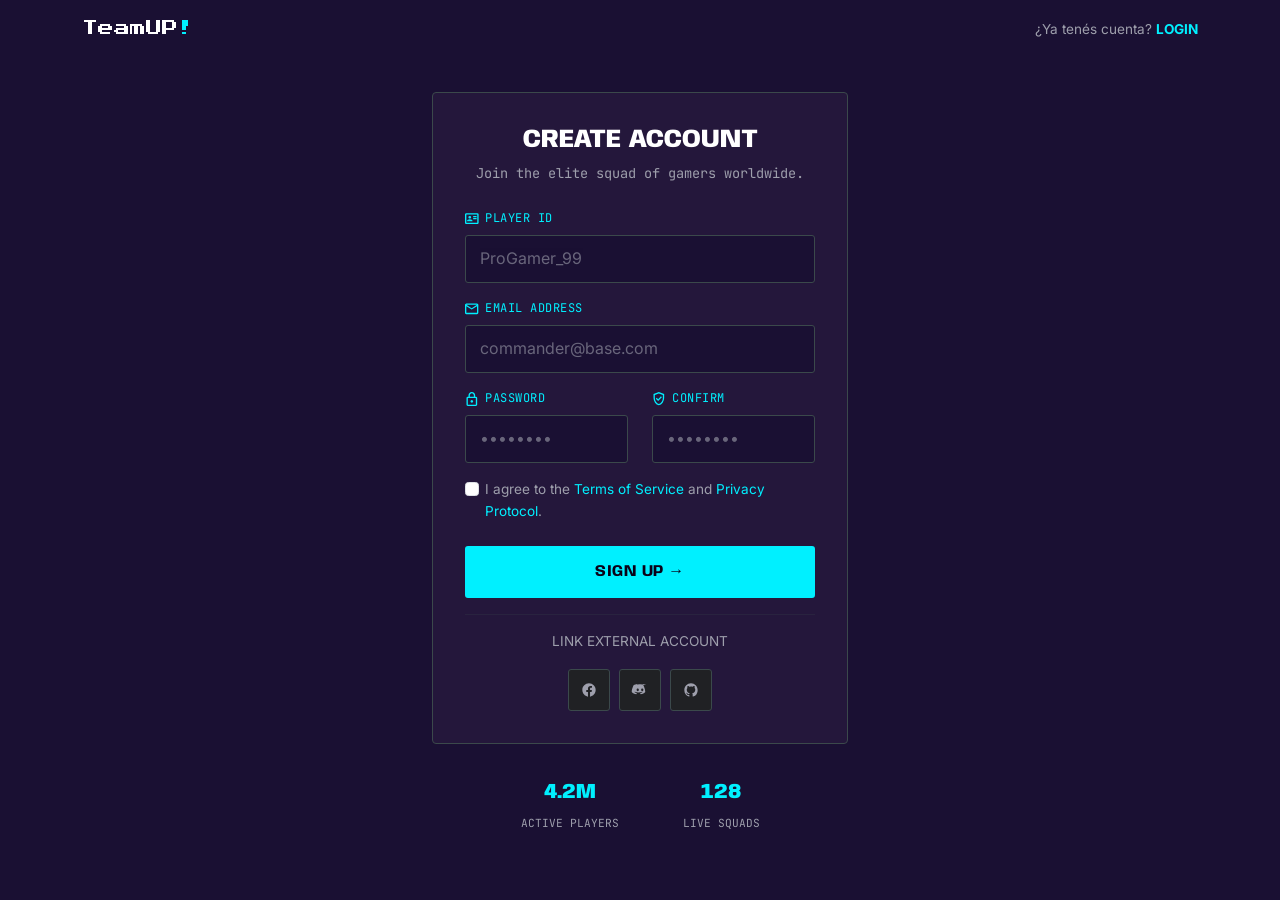
<file: secciones/registro.html>
<!DOCTYPE html>
<html lang="es">
<head>
  <meta charset="UTF-8">
  <meta name="viewport" content="width=device-width, initial-scale=1.0">
  <title>Crear Cuenta — TeamUP!</title>

  <link href="https://cdn.jsdelivr.net/npm/bootstrap@5.3.8/dist/css/bootstrap.min.css" rel="stylesheet">
  <link rel="preconnect" href="https://fonts.googleapis.com">
  <link rel="preconnect" href="https://fonts.gstatic.com" crossorigin>
  <link href="https://fonts.googleapis.com/css2?family=Press+Start+2P&family=Anybody:wght@600;800&family=Inter:wght@400;500&family=JetBrains+Mono:wght@500&display=swap" rel="stylesheet">
  <link rel="stylesheet" href="../assets/css/style.css">
</head>
<body>

  <!-- Header simple: logo + link a Login -->
  <header class="auth-header">
    <div class="container d-flex justify-content-between align-items-center">
      <a href="../index.html" class="text-decoration-none">
        <span class="logo">TeamUP<span class="text-accent">!</span></span>
      </a>
      <p class="mb-0 form-check-game">
        ¿Ya tenés cuenta? <strong><a href="login.html">LOGIN</a></strong>
      </p>
    </div>
  </header>

  <main class="auth-wrapper" style="min-height: auto; padding-top: 2rem;">
    <div class="auth-card">

      <h1 class="auth-title text-center">CREATE ACCOUNT</h1>
      <p class="auth-subtitle mb-4">Join the elite squad of gamers worldwide.</p>

      <!-- Banner de feedback general: el JS le cambia la clase y el texto -->
      <div class="form-feedback" id="registroFeedback" role="alert" aria-live="polite"></div>

      <form id="formRegistro" novalidate>

        <div class="mb-3">
          <label for="regPlayerId" class="form-label-game">
            <span class="label-icon">
              <svg xmlns="http://www.w3.org/2000/svg" width="12" height="10" fill="none" viewBox="0 0 12 10"><path fill="#00f0ff" d="M7 5.25h2.917V4.083H7zM7 3.5h2.917V2.333H7zM1.75 7h4.667v-.32q0-.657-.642-1.044-.642-.386-1.692-.386t-1.691.386T1.75 6.68zm2.333-2.333q.482 0 .824-.343.343-.343.343-.824t-.343-.824a1.12 1.12 0 0 0-.824-.343q-.48 0-.824.343a1.12 1.12 0 0 0-.342.824q0 .48.342.824.344.342.824.343M1.167 9.333q-.482 0-.824-.342A1.12 1.12 0 0 1 0 8.167v-7Q0 .685.343.343.685 0 1.167 0H10.5q.48 0 .824.343.342.342.343.824v7q0 .48-.343.824a1.12 1.12 0 0 1-.824.342zm0-1.166H10.5v-7H1.167zm0 0v-7z"/></svg>
            </span>
            Player ID
          </label>
          <input type="text" class="form-control-game" id="regPlayerId"
                 name="playerId" placeholder="ProGamer_99"
                 aria-describedby="regPlayerIdError">
          <p class="form-error-text" id="regPlayerIdError">
            Usá al menos 3 caracteres (letras, números o "_").
          </p>
        </div>

        <div class="mb-3">
          <label for="regEmail" class="form-label-game">
            <span class="label-icon">
             <svg xmlns="http://www.w3.org/2000/svg" width="14" height="11" fill="none" viewBox="0 0 14 11"><path fill="#00f0ff" d="M1.333 10.667q-.55 0-.941-.392A1.28 1.28 0 0 1 0 9.333v-8q0-.55.392-.941Q.783 0 1.333 0H12q.55 0 .942.392.39.391.391.941v8q0 .55-.391.942a1.28 1.28 0 0 1-.942.392zM6.667 6 1.333 2.667v6.666H12V2.667zm0-1.333L12 1.333H1.333zm-5.334-2V1.333zv6.666z"/></svg>
            </span>
            Email Address
          </label>
          <input type="email" class="form-control-game" id="regEmail"
                 name="email" placeholder="commander@base.com"
                 aria-describedby="regEmailError">
          <p class="form-error-text" id="regEmailError">Ingresá un email válido.</p>
        </div>

        <div class="row">
          <div class="col-sm-6 mb-3">
            <label for="regPassword" class="form-label-game">
              <span class="label-icon">
                <svg xmlns="http://www.w3.org/2000/svg" width="11" height="14" fill="none" viewBox="0 0 11 14"><path fill="#00f0ff" d="M1.333 14q-.55 0-.941-.392A1.28 1.28 0 0 1 0 12.667V6q0-.55.392-.942.391-.39.941-.391H2V3.333Q2 1.95 2.975.975A3.21 3.21 0 0 1 5.333 0q1.384 0 2.359.975t.975 2.358v1.334h.666q.55 0 .942.391t.392.942v6.667q0 .55-.392.941a1.28 1.28 0 0 1-.942.392zm0-1.333h8V6h-8zm4-2q.55 0 .942-.392.392-.391.392-.942t-.392-.941A1.28 1.28 0 0 0 5.333 8q-.55 0-.941.392A1.28 1.28 0 0 0 4 9.333q0 .55.392.942.391.392.941.392m-2-6h4V3.333q0-.833-.583-1.416a1.93 1.93 0 0 0-1.417-.584q-.832 0-1.416.584a1.93 1.93 0 0 0-.584 1.416zm-2 8V6z"/></svg>
              </span>
              Password
            </label>
            <input type="password" class="form-control-game" id="regPassword"
                   name="password" placeholder="••••••••"
                   aria-describedby="regPasswordError">
            <p class="form-error-text" id="regPasswordError">Mínimo 8 caracteres.</p>
          </div>
          <div class="col-sm-6 mb-3">
            <label for="regConfirm" class="form-label-game">
              <span class="label-icon">
                <svg xmlns="http://www.w3.org/2000/svg" width="11" height="14" fill="none" viewBox="0 0 11 14"><path fill="#00f0ff" d="M4.633 9.033 8.4 5.267l-.95-.95-2.817 2.816-1.4-1.4-.95.95zm.7 4.3q-2.317-.584-3.825-2.658Q0 8.6 0 6.067V2l5.333-2 5.334 2v4.067q0 2.533-1.509 4.608-1.507 2.075-3.825 2.658m0-1.4q1.734-.55 2.867-2.2a6.33 6.33 0 0 0 1.133-3.666v-3.15l-4-1.5-4 1.5v3.15q0 2.016 1.134 3.666 1.132 1.65 2.866 2.2"/></svg>
              </span>
              Confirm
            </label>
            <input type="password" class="form-control-game" id="regConfirm"
                   name="confirmPassword" placeholder="••••••••"
                   aria-describedby="regConfirmError">
            <p class="form-error-text" id="regConfirmError">Las contraseñas no coinciden.</p>
          </div>
        </div>

        <div class="mb-4">
          <div class="form-check form-check-game">
            <input class="form-check-input" type="checkbox" id="regTerms" name="terms">
            <label class="form-check-label" for="regTerms">
              I agree to the <a href="terminos.html">Terms of Service</a> and
              <a href="privacidad.html">Privacy Protocol</a>.
            </label>
          </div>
          <p class="form-error-text" id="regTermsError">
            Tenés que aceptar los términos para crear tu cuenta.
          </p>
        </div>

        <button type="submit" class="btn btn-accent w-100">SIGN UP →</button>

        <hr class="auth-divider">
        <p class="text-center form-check-game mb-3">LINK EXTERNAL ACCOUNT</p>

        <div class="social-row">
          <a href="#" class="social-btn" aria-label="Continuar con Facebook">
            <svg width="16" height="16" viewBox="0 0 24 24" fill="currentColor">
              <path d="M22 12.06C22 6.5 17.52 2 12 2S2 6.5 2 12.06c0 5 3.66 9.15 8.44 9.94v-7.03H7.9v-2.91h2.54V9.84c0-2.5 1.49-3.89 3.78-3.89 1.1 0 2.24.2 2.24.2v2.47h-1.26c-1.24 0-1.63.77-1.63 1.56v1.87h2.78l-.44 2.91h-2.34V22c4.78-.79 8.44-4.94 8.44-9.94z"/>
            </svg>
          </a>
          <a href="#" class="social-btn" aria-label="Continuar con Discord">
            <svg width="18" height="18" viewBox="0 0 24 24" fill="currentColor">
              <path d="M20.3 5.4A17.6 17.6 0 0 0 16 4l-.3.6c1.6.4 2.6 1 2.6 1A12.7 12.7 0 0 0 12 4.2 12.7 12.7 0 0 0 5.7 5.6s1-.6 2.6-1L8 4a17.6 17.6 0 0 0-4.3 1.4S1 10 1 14.6c0 0 1.7 2.9 6 3l.9-1.2a8.3 8.3 0 0 1-3.4-1.7l.7-.5a11.5 11.5 0 0 0 9.6 0l.7.5a8.3 8.3 0 0 1-3.4 1.7l.9 1.2c4.3-.1 6-3 6-3 0-4.6-2.7-9.2-2.7-9.2zM9 13.5c-.8 0-1.5-.8-1.5-1.8S8.2 10 9 10s1.5.8 1.5 1.7-.7 1.8-1.5 1.8zm6 0c-.8 0-1.5-.8-1.5-1.8s.7-1.7 1.5-1.7 1.5.8 1.5 1.7-.7 1.8-1.5 1.8z"/>
            </svg>
          </a>
          <a href="#" class="social-btn" aria-label="Continuar con GitHub">
            <svg width="16" height="16" viewBox="0 0 24 24" fill="currentColor">
              <path d="M12 2C6.48 2 2 6.58 2 12.25c0 4.5 2.87 8.32 6.84 9.67.5.1.68-.22.68-.49 0-.24-.01-1.04-.01-1.88-2.78.62-3.37-1.2-3.37-1.2-.45-1.18-1.11-1.5-1.11-1.5-.91-.64.07-.63.07-.63 1 .07 1.53 1.06 1.53 1.06.9 1.57 2.36 1.12 2.93.85.09-.66.34-1.12.62-1.37-2.22-.26-4.56-1.14-4.56-5.07 0-1.12.39-2.03 1.03-2.75-.1-.26-.45-1.31.1-2.73 0 0 .84-.27 2.76 1.05A9.4 9.4 0 0 1 12 6.84c.85 0 1.71.12 2.51.34 1.92-1.32 2.76-1.05 2.76-1.05.55 1.42.2 2.47.1 2.73.64.72 1.03 1.63 1.03 2.75 0 3.94-2.35 4.81-4.58 5.06.36.32.67.94.67 1.9 0 1.37-.01 2.48-.01 2.81 0 .27.18.6.69.49A10.02 10.02 0 0 0 22 12.25C22 6.58 17.52 2 12 2z"/>
            </svg>
          </a>
        </div>

      </form>

    </div>

    <div class="stats-row">
      <div>
        <span class="stat-number">4.2M</span>
        <span class="stat-label">ACTIVE PLAYERS</span>
      </div>
      <div>
        <span class="stat-number">128</span>
        <span class="stat-label">LIVE SQUADS</span>
      </div>
    </div>
  </main>

  <script src="https://cdn.jsdelivr.net/npm/bootstrap@5.3.8/dist/js/bootstrap.bundle.min.js"></script>
  <script src="../assets/js/script.js"></script>
</body>
</html>
</file>
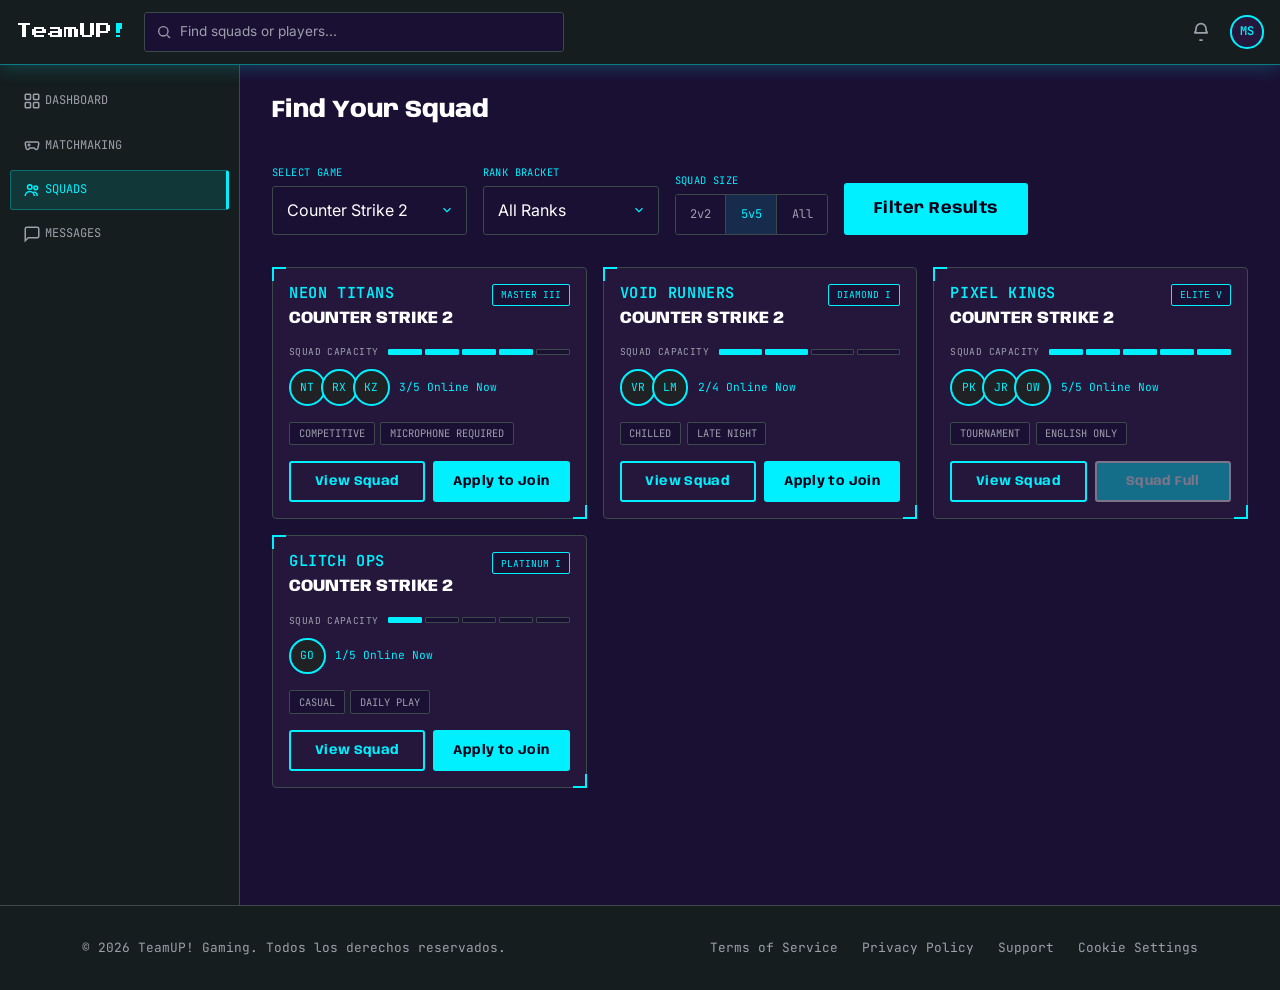
<file: secciones/squads.html>
<!DOCTYPE html>
<html lang="es">
<head>
    <meta charset="UTF-8">
    <meta name="viewport" content="width=device-width, initial-scale=1.0">
    <title>Squads — TeamUP!</title>

    <link href="https://cdn.jsdelivr.net/npm/bootstrap@5.3.8/dist/css/bootstrap.min.css" rel="stylesheet">
    <link rel="preconnect" href="https://fonts.googleapis.com">
    <link rel="preconnect" href="https://fonts.gstatic.com" crossorigin>
    <link href="https://fonts.googleapis.com/css2?family=Press+Start+2P&family=Anybody:wght@600;800&family=Inter:wght@400;500&family=JetBrains+Mono:wght@500&display=swap" rel="stylesheet">
    <link rel="stylesheet" href="../assets/css/style.css">
</head>
<body>

    <!-- ===================== HEADER DE LA APP (compartido) ===================== -->
    <header class="app-header">
        <a href="../index.html" class="logo text-decoration-none">TeamUP<span class="text-accent">!</span></a>

        <div class="app-search">
            <svg width="16" height="16" viewBox="0 0 24 24" fill="none" stroke="currentColor" stroke-width="2">
                <circle cx="11" cy="11" r="7" />
                <path d="M21 21l-4.3-4.3" />
            </svg>
            <input type="text" placeholder="Find squads or players...">
        </div>

        <div class="app-header-actions">
            <div class="notif-menu">
                <button class="icon-btn" id="notifMenuToggle" aria-label="Notificaciones" aria-haspopup="true" aria-expanded="false">
                    <svg width="20" height="20" viewBox="0 0 24 24" fill="none" stroke="currentColor" stroke-width="2">
                        <path d="M18 8a6 6 0 1 0-12 0c0 4-2 5-2 5h16s-2-1-2-5" />
                        <path d="M13.7 21a2 2 0 0 1-3.4 0" />
                    </svg>
                </button>
                <div class="notif-dropdown" id="notifDropdown">
                    <p class="notif-empty">No notifications</p>
                </div>
            </div>
            <div class="profile-menu">
                <button type="button" class="avatar-sm" id="profileMenuToggle" aria-haspopup="true" aria-expanded="false" aria-label="Abrir menu de perfil">MS</button>
                <div class="profile-dropdown" id="profileDropdown">
                    <a href="edit-profile.html" class="profile-dropdown-item">
                        <svg viewBox="0 0 24 24" fill="none" stroke="currentColor" stroke-width="2"><circle cx="12" cy="8" r="4" /><path d="M4 20c0-4 3.5-7 8-7s8 3 8 7" /></svg>
                        My Profile
                    </a>
                    <div class="profile-dropdown-divider"></div>
                    <button type="button" class="profile-dropdown-item" id="logoutBtn">
                        <svg viewBox="0 0 24 24" fill="none" stroke="currentColor" stroke-width="2"><path d="M12 3v9" /><path d="M18 7a8 8 0 1 1-12 0" /></svg>
                        Log Out
                    </button>
                </div>
            </div>
        </div>
    </header>

    <div class="app-shell">

        <!-- ===================== SIDEBAR (compartido) ===================== -->
        <aside class="app-sidebar">
            <nav aria-label="Navegación de la app">
                <ul class="sidebar-nav">
                    <li>
                        <a href="dashboard.html" class="sidebar-link">
                            <svg viewBox="0 0 24 24" fill="none" stroke="currentColor" stroke-width="2">
                                <rect x="3" y="3" width="7" height="7" rx="1" />
                                <rect x="14" y="3" width="7" height="7" rx="1" />
                                <rect x="3" y="14" width="7" height="7" rx="1" />
                                <rect x="14" y="14" width="7" height="7" rx="1" />
                            </svg>
                            Dashboard
                        </a>
                    </li>
                    <li>
                        <a href="matchmaking.html" class="sidebar-link">
                            <svg viewBox="0 0 24 24" fill="none" stroke="currentColor" stroke-width="2">
                                <path d="M6 12h4M8 10v4M15 11h.01M18 13h.01" />
                                <path d="M5 8h14a2 2 0 0 1 2 2.5l-1.2 6A2 2 0 0 1 17.8 18H17l-2-2H9l-2 2h-.8a2 2 0 0 1-1.97-1.5l-1.2-6A2 2 0 0 1 5 8z" />
                            </svg>
                            Matchmaking
                        </a>
                    </li>
                    <li>
                        <a href="squads.html" class="sidebar-link active">
                            <svg viewBox="0 0 24 24" fill="none" stroke="currentColor" stroke-width="2">
                                <circle cx="9" cy="8" r="3" />
                                <circle cx="17" cy="9" r="2.5" />
                                <path d="M3 20c0-3.3 2.7-6 6-6s6 2.7 6 6M14 14.5c2.8.3 5 2.5 5 5.5" />
                            </svg>
                            Squads
                        </a>
                    </li>
                    <li>
                        <a href="messages.html" class="sidebar-link">
                            <svg viewBox="0 0 24 24" fill="none" stroke="currentColor" stroke-width="2">
                                <path d="M21 15a2 2 0 0 1-2 2H7l-4 4V5a2 2 0 0 1 2-2h14a2 2 0 0 1 2 2z" />
                            </svg>
                            Messages
                        </a>
                    </li>
                </ul>
            </nav>
        </aside>

        <!-- ===================== CONTENIDO DE SQUADS ===================== -->
        <main class="app-main">

            <div class="page-header-row">
                <div>
                    <h1>Find Your Squad</h1>
                </div>
            </div>

            <!-- Filtros -->
            <form class="filters-panel" id="formFiltrosSquads">
                <div class="filter-group">
                    <label for="selectGame">Select Game</label>
                    <select id="selectGame" class="form-control-game">
                        <option>Counter Strike 2</option>
                        <option>Valorant</option>
                        <option>League of Legends</option>
                        <option>Apex Legends</option>
                    </select>
                </div>

                <div class="filter-group">
                    <label for="selectRank">Rank Bracket</label>
                    <select id="selectRank" class="form-control-game">
                        <option>All Ranks</option>
                        <option>Bronze - Silver</option>
                        <option>Gold - Platinum</option>
                        <option>Diamond +</option>
                    </select>
                </div>

                <div class="filter-group">
                    <label>Squad Size</label>
                    <div class="toggle-group" role="group" aria-label="Tamaño de squad">
                        <button type="button" class="toggle-btn" data-size="2v2">2v2</button>
                        <button type="button" class="toggle-btn active" data-size="5v5">5v5</button>
                        <button type="button" class="toggle-btn" data-size="all">All</button>
                    </div>
                </div>

                <button type="submit" class="btn btn-accent">Filter Results</button>
            </form>

            <div class="squads-grid">

                <!-- Squad 1 -->
                <article class="squad-card">
                    <div class="squad-card-header">
                        <h3>Neon Titans</h3>
                        <span class="tier-badge">Master III</span>
                    </div>
                    <p class="squad-game-sub">Counter Strike 2</p>

                    <div class="capacity-row">
                        <span class="capacity-label">Squad Capacity</span>
                        <div class="capacity-bar">
                            <div class="capacity-segment filled"></div>
                            <div class="capacity-segment filled"></div>
                            <div class="capacity-segment filled"></div>
                            <div class="capacity-segment filled"></div>
                            <div class="capacity-segment"></div>
                        </div>
                    </div>

                    <div class="online-row">
                        <div class="avatar-stack">
                            <div class="member-avatar">NT</div>
                            <div class="member-avatar">RX</div>
                            <div class="member-avatar">KZ</div>
                        </div>
                        <span class="online-text">3/5 Online Now</span>
                    </div>

                    <div class="squad-tags">
                        <span class="tag-pill">Competitive</span>
                        <span class="tag-pill">Microphone Required</span>
                    </div>

                    <div class="squad-actions">
                        <button type="button" class="btn btn-outline-accent">View Squad</button>
                        <button type="button" class="btn btn-accent">Apply to Join</button>
                    </div>
                </article>

                <!-- Squad 2 -->
                <article class="squad-card">
                    <div class="squad-card-header">
                        <h3>Void Runners</h3>
                        <span class="tier-badge">Diamond I</span>
                    </div>
                    <p class="squad-game-sub">Counter Strike 2</p>

                    <div class="capacity-row">
                        <span class="capacity-label">Squad Capacity</span>
                        <div class="capacity-bar">
                            <div class="capacity-segment filled"></div>
                            <div class="capacity-segment filled"></div>
                            <div class="capacity-segment"></div>
                            <div class="capacity-segment"></div>
                        </div>
                    </div>

                    <div class="online-row">
                        <div class="avatar-stack">
                            <div class="member-avatar">VR</div>
                            <div class="member-avatar">LM</div>
                        </div>
                        <span class="online-text">2/4 Online Now</span>
                    </div>

                    <div class="squad-tags">
                        <span class="tag-pill">Chilled</span>
                        <span class="tag-pill">Late Night</span>
                    </div>

                    <div class="squad-actions">
                        <button type="button" class="btn btn-outline-accent">View Squad</button>
                        <button type="button" class="btn btn-accent">Apply to Join</button>
                    </div>
                </article>

                <!-- Squad 3 -->
                <article class="squad-card">
                    <div class="squad-card-header">
                        <h3>Pixel Kings</h3>
                        <span class="tier-badge">Elite V</span>
                    </div>
                    <p class="squad-game-sub">Counter Strike 2</p>

                    <div class="capacity-row">
                        <span class="capacity-label">Squad Capacity</span>
                        <div class="capacity-bar">
                            <div class="capacity-segment filled"></div>
                            <div class="capacity-segment filled"></div>
                            <div class="capacity-segment filled"></div>
                            <div class="capacity-segment filled"></div>
                            <div class="capacity-segment filled"></div>
                        </div>
                    </div>

                    <div class="online-row">
                        <div class="avatar-stack">
                            <div class="member-avatar">PK</div>
                            <div class="member-avatar">JR</div>
                            <div class="member-avatar">OW</div>
                        </div>
                        <span class="online-text">5/5 Online Now</span>
                    </div>

                    <div class="squad-tags">
                        <span class="tag-pill">Tournament</span>
                        <span class="tag-pill">English Only</span>
                    </div>

                    <div class="squad-actions">
                        <button type="button" class="btn btn-outline-accent">View Squad</button>
                        <button type="button" class="btn btn-accent" disabled>Squad Full</button>
                    </div>
                </article>

                <!-- Squad 4 -->
                <article class="squad-card">
                    <div class="squad-card-header">
                        <h3>Glitch Ops</h3>
                        <span class="tier-badge">Platinum I</span>
                    </div>
                    <p class="squad-game-sub">Counter Strike 2</p>

                    <div class="capacity-row">
                        <span class="capacity-label">Squad Capacity</span>
                        <div class="capacity-bar">
                            <div class="capacity-segment filled"></div>
                            <div class="capacity-segment"></div>
                            <div class="capacity-segment"></div>
                            <div class="capacity-segment"></div>
                            <div class="capacity-segment"></div>
                        </div>
                    </div>

                    <div class="online-row">
                        <div class="avatar-stack">
                            <div class="member-avatar">GO</div>
                        </div>
                        <span class="online-text">1/5 Online Now</span>
                    </div>

                    <div class="squad-tags">
                        <span class="tag-pill">Casual</span>
                        <span class="tag-pill">Daily Play</span>
                    </div>

                    <div class="squad-actions">
                        <button type="button" class="btn btn-outline-accent">View Squad</button>
                        <button type="button" class="btn btn-accent">Apply to Join</button>
                    </div>
                </article>

            </div>

        </main>
    </div>

    <!-- ===================== FOOTER (compartido) ===================== -->
    <footer class="site-footer">
        <div class="container d-flex flex-column flex-md-row justify-content-between align-items-center gap-3">
            <p class="mb-0">© <span id="anioActual"></span> TeamUP! Gaming. Todos los derechos reservados.</p>
            <ul class="footer-links list-unstyled d-flex gap-4 mb-0">
                <li><a href="terminos.html">Terms of Service</a></li>
                <li><a href="privacidad.html">Privacy Policy</a></li>
                <li><a href="soporte.html">Support</a></li>
                <li><a href="cookies.html">Cookie Settings</a></li>
            </ul>
        </div>
    </footer>

    <script src="https://cdn.jsdelivr.net/npm/bootstrap@5.3.8/dist/js/bootstrap.bundle.min.js"></script>
    <script src="../assets/js/script.js"></script>
</body>
</html>
</file>
<file: assets/css/style.css>
/* ===========================================================
   TeamUP! — style.css
   Estilos personalizados + overrides de Bootstrap 5.3.8
   Enfoque MOBILE FIRST: las reglas base son para celular (320px+),
   y los @media (min-width) van agregando/ajustando para
   tablet (768px) y desktop (1024px+).
   =========================================================== */

/* -----------------------------------------------------------
   1. DESIGN TOKENS (variables CSS)
   Estos valores son los mismos que están documentados en la
   Guía de Diseño Visual de la Fase 4. Si cambian la paleta allá,
   cambien estas variables y se actualiza TODO el sitio.
----------------------------------------------------------- */
:root {
  /* Color primario */
  --color-accent: #00F0FF;
  --color-accent-active: #00C2D1; /* versión más oscura para estado :active */

  /* Secundarios / neutros oscuros */
  --color-bg: #1A1033;
  --color-bg-alt: #202124;
  --color-panel: #24173B;
  --color-border: #3B494B;
  --color-shell: #151D1E; /* header / sidebar / footer: más oscuro que el resto */

  /* Texto */
  --color-text: #FFFFFF;
  --color-text-muted: #9E9FAC;

  /* Estado */
  --color-success: #22C55E;
  --color-warning: #FFB020; /* estado "in-game" en Matchmaking */
  --color-error: #FF6B6B; /* verificado: 6.49:1 sobre --color-bg, supera el mínimo 4.5:1 */

  /* Tipografía */
  --font-display: 'Press Start 2P', cursive;
  --font-heading: 'Anybody', sans-serif;
  --font-body: 'Inter', sans-serif;
  --font-mono: 'JetBrains Mono', monospace;

  /* Espaciado base (escala simple de 8px) */
  --space-sm: 0.5rem;
  --space-md: 1rem;
  --space-lg: 2rem;
  --space-xl: 4rem;

  /* Esquinas: escala chica a propósito, para un look más recto/táctico
     en vez de las esquinas muy redondeadas de antes */
  --radius-sm: 2px;  /* tags, badges chicos */
  --radius-md: 3px;  /* botones, inputs, íconos */
  --radius-lg: 4px;  /* cards y paneles grandes */
}

/* -----------------------------------------------------------
   2. RESET / BASE
----------------------------------------------------------- */
body {
  background-color: var(--color-bg);
  color: var(--color-text);
  font-family: var(--font-body);
  line-height: 1.6;
}

a {
  text-decoration: none;
}

.text-accent {
  color: var(--color-accent);
}

/* Foco visible para navegación con teclado (accesibilidad) */
a:focus-visible,
button:focus-visible,
.btn:focus-visible {
  outline: 2px solid var(--color-accent);
  outline-offset: 3px;
}

/* -----------------------------------------------------------
   3. HEADER / NAVBAR
----------------------------------------------------------- */
.site-header {
  background-color: rgba(26, 16, 51, 0.95);
  border-bottom: 1px solid var(--color-border);
  position: sticky;
  top: 0;
  z-index: 1000;
  transition: box-shadow 0.2s ease;
}

/* Esta clase la agrega/quita script.js cuando hacés scroll */
.site-header--scrolled {
  box-shadow: 0 4px 20px rgba(0, 0, 0, 0.4);
}

.logo {
    font-family: var(--font-display);
    font-size: 1rem;
    color: var(--color-text);
    transition: color 0.2s ease;
}

    .logo:hover {
        color: var(--color-accent);
    }

.navbar-nav .nav-link {
  font-family: var(--font-mono);
  font-size: 0.85rem;
  letter-spacing: 0.05em;
  color: var(--color-text-muted);
  text-transform: uppercase;
}

.navbar-nav .nav-link.active,
.navbar-nav .nav-link:hover {
  color: var(--color-accent);
}

/* El ícono de "hamburguesa" del menú mobile, en color claro */
.navbar-toggler {
  border-color: var(--color-border);
}
.navbar-toggler-icon {
  filter: invert(1);
}

/* -----------------------------------------------------------
   4. BOTONES (con sus 4 estados: default / hover / active / disabled)
----------------------------------------------------------- */
.btn {
  font-family: var(--font-heading);
  font-weight: 700;
  letter-spacing: 0.03em;
  border-radius: var(--radius-md);
  padding: 0.75rem 1.75rem;
  transition: all 0.2s ease;
}

/* Botón primario — DEFAULT */
.btn-accent {
  background-color: var(--color-accent);
  color: #0A0118; /* texto oscuro, ratio de contraste 12.79:1 ya verificado en la Fase 4 */
  border: 2px solid var(--color-accent);
}

/* Botón primario — HOVER: glow sutil */
.btn-accent:hover {
  background-color: var(--color-accent);
  color: #0A0118;
  box-shadow: 0 0 16px rgba(0, 240, 255, 0.6);
}

/* Botón primario — ACTIVE: más oscuro/"hundido", sin glow (es el momento del click) */
.btn-accent:active {
  background-color: var(--color-accent-active);
  border-color: var(--color-accent-active);
  box-shadow: none;
  transform: translateY(1px);
}

/* Botón primario — DISABLED: opacidad reducida, sin brillo */
.btn-accent:disabled,
.btn-accent.disabled {
  background-color: var(--color-accent);
  opacity: 0.4;
  box-shadow: none;
  cursor: not-allowed;
}

/* Botón secundario (outline) */
.btn-outline-accent {
  background-color: transparent;
  color: var(--color-accent);
  border: 2px solid var(--color-accent);
}

.btn-outline-accent:hover {
  background-color: rgba(0, 240, 255, 0.1);
  box-shadow: 0 0 12px rgba(0, 240, 255, 0.35);
}

.btn-outline-accent:active {
  background-color: rgba(0, 240, 255, 0.18);
  transform: translateY(1px);
}

/* -----------------------------------------------------------
   5. HERO
----------------------------------------------------------- */
.hero {
  padding: var(--space-xl) 0 var(--space-lg);
}

.badge-version {
  display: inline-block;
  font-family: var(--font-mono);
  font-size: 0.7rem;
  color: var(--color-accent);
  border: 1px solid var(--color-border);
  border-radius: var(--radius-sm);
  padding: 0.25rem 0.6rem;
  margin-bottom: var(--space-md);
}

.hero-title {
  font-family: var(--font-heading);
  font-weight: 800;
  font-size: 2rem;
  line-height: 1.15;
  margin-bottom: var(--space-md);
}

.hero-text {
  color: var(--color-text-muted);
  font-size: 1rem;
  max-width: 36rem;
  margin-bottom: var(--space-lg);
}

/* Card flotante del jugador destacado */
.player-card {
  position: relative;
  background-color: var(--color-panel);
  border: 1px solid var(--color-border);
  border-radius: var(--radius-lg);
  padding: var(--space-lg);
  transition: transform 0.2s ease, box-shadow 0.2s ease, border-color 0.2s ease;
  cursor: pointer;
}

.player-card:hover {
  transform: translateY(-4px);
  border-color: var(--color-accent);
  box-shadow: 0 0 16px rgba(0, 240, 255, 0.45);
}

.player-tag {
  font-family: var(--font-mono);
  font-weight: 600;
  color: var(--color-text);
}

.badge-online {
  color: var(--color-success);
  font-size: 0.8rem;
}

.player-meta {
  font-family: var(--font-mono);
  font-size: 0.8rem;
  color: var(--color-text-muted);
}

.player-rank {
  font-family: var(--font-heading);
  font-size: 2rem;
  color: var(--color-accent);
}
.player-rank small {
  font-size: 1rem;
  color: var(--color-text-muted);
}

.player-stars {
  color: var(--color-accent);
}

/* -----------------------------------------------------------
   6. SECCIÓN DE 3 DESTACADOS (features)
----------------------------------------------------------- */
.features {
  padding: var(--space-xl) 0;
  background-color: var(--color-bg-alt);
}

.section-title {
  font-family: var(--font-heading);
  font-weight: 800;
  font-size: 1.6rem;
}

.section-subtitle {
  color: var(--color-text-muted);
  max-width: 32rem;
}

.feature-card {
  position: relative;
  background-color: var(--color-panel);
  border: 1px solid var(--color-border);
  border-radius: var(--radius-lg);
  padding: var(--space-lg);
  height: 100%;
}

.feature-icon {
  color: var(--color-accent);
  margin-bottom: var(--space-md);
}

.feature-title {
  font-family: var(--font-heading);
  font-weight: 700;
  font-size: 1.1rem;
  margin-bottom: var(--space-sm);
}

.feature-text {
  color: var(--color-text-muted);
  font-size: 0.95rem;
  margin-bottom: 0;
}

/* -----------------------------------------------------------
   7. CTA FINAL
----------------------------------------------------------- */
.cta-final {
  padding: var(--space-xl) 0;
  background: linear-gradient(180deg, var(--color-bg-alt) 0%, var(--color-panel) 100%);
}

.cta-title {
  font-family: var(--font-heading);
  font-weight: 800;
  font-size: 1.8rem;
  margin-bottom: var(--space-md);
}

.cta-text {
  color: var(--color-text-muted);
  max-width: 30rem;
  margin: 0 auto var(--space-lg);
}

/* -----------------------------------------------------------
   8. FOOTER
----------------------------------------------------------- */
.site-footer {
  background-color: var(--color-shell);
  padding: var(--space-lg) 0;
  border-top: 1px solid var(--color-border);
  font-family: var(--font-mono);
  font-size: 0.8rem;
  color: var(--color-text-muted);
}

.footer-links a {
  color: var(--color-text-muted);
}
.footer-links a:hover {
  color: var(--color-accent);
}

/* ===========================================================
   9. ESQUINEROS DIAGONALES (player-card, feature-card, match-card,
   squad-card)
   "Esquineros" cyan en diagonal — el detalle de marca que decora
   las cards destacadas (jugador, feature, match, squad). Son 2
   elementos chicos en forma de L, uno arriba-izquierda y otro
   abajo-derecha, apoyados justo sobre el borde de la card.
   =========================================================== */
.player-card::before,
.player-card::after,
.feature-card::before,
.feature-card::after,
.match-card::before,
.match-card::after,
.squad-card::before,
.squad-card::after,
.profile-hero::before,
.profile-hero::after {
  content: '';
  position: absolute;
  width: 14px;
  height: 14px;
  pointer-events: none;
}
.player-card::before,
.feature-card::before,
.match-card::before,
.squad-card::before,
.profile-hero::before {
  top: -1px;
  left: -1px;
  border-top: 2px solid var(--color-accent);
  border-left: 2px solid var(--color-accent);
}
.player-card::after,
.feature-card::after,
.match-card::after,
.squad-card::after,
.profile-hero::after {
  bottom: -1px;
  right: -1px;
  border-bottom: 2px solid var(--color-accent);
  border-right: 2px solid var(--color-accent);
}

/* ===========================================================
   10. PÁGINAS DE AUTENTICACIÓN (Login / Registro)
   =========================================================== */

/* Header simple para Registro: solo logo + link, sin nav completo */
.auth-header {
  padding: var(--space-md) 0;
}
.auth-header a {
  color: var(--color-text-muted);
}
.auth-header a:hover,
.auth-header strong {
  color: var(--color-accent);
}

/* Wrapper que centra la card vertical y horizontalmente */
.auth-wrapper {
  min-height: 100vh;
  display: flex;
  flex-direction: column;
  align-items: center;
  justify-content: center;
  padding: var(--space-lg) var(--space-md);
}

.auth-card {
  background-color: var(--color-panel);
  border: 1px solid var(--color-border);
  border-radius: var(--radius-lg);
  padding: var(--space-lg);
  width: 100%;
  max-width: 26rem;
}

.auth-logo {
    font-family: var(--font-display);
    font-size: 1.1rem;
    color: var(--color-text);
    text-align: center;
    display: block;
    margin-bottom: var(--space-sm);
    transition: color 0.2s ease;
}

    .auth-logo:hover {
        color: var(--color-accent);
    }

.auth-title {
  font-family: var(--font-heading);
  font-weight: 800;
  font-size: 1.6rem;
  margin-bottom: var(--space-sm);
}

.auth-subtitle {
  text-align: center;
  color: var(--color-text-muted);
  font-family: var(--font-mono);
  font-size: 0.85rem;
  margin-bottom: var(--space-lg);
}

/* -- Campos de formulario -- */
.form-label-game {
  display: flex;
  align-items: center;
  gap: 0.4rem;
  font-family: var(--font-mono);
  font-size: 0.75rem;
  letter-spacing: 0.04em;
  color: var(--color-accent);
  text-transform: uppercase;
  margin-bottom: 0.4rem;
}

/* El "casillero" donde pegás el SVG del ícono. Tamaño fijo para que
   no importa de qué tamaño venga el SVG original de Figma, siempre
   quede prolijo y alineado con el texto. */
.label-icon {
  display: inline-flex;
  align-items: center;
  justify-content: center;
  width: 14px;
  height: 14px;
  flex-shrink: 0; /* que no se achique si el texto de la label es largo */
}
.label-icon svg {
  width: 100%;
  height: 100%;
}

.form-control-game {
  width: 100%;
  background-color: var(--color-bg);
  border: 1px solid var(--color-border);
  border-radius: var(--radius-md);
  padding: 0.65rem 0.9rem;
  color: var(--color-text);
  font-family: var(--font-body);
  transition: border-color 0.15s ease, box-shadow 0.15s ease;
}

.form-control-game::placeholder {
  color: var(--color-text-muted);
  opacity: 0.6;
}

/* Estado FOCUS */
.form-control-game:focus {
  outline: none;
  border-color: var(--color-accent);
  box-shadow: 0 0 0 3px rgba(0, 240, 255, 0.15);
}

/* Estado ERROR (lo agrega el JS al validar) */
.form-control-game.is-invalid {
  border-color: var(--color-error);
}
.form-control-game.is-invalid:focus {
  box-shadow: 0 0 0 3px rgba(255, 107, 107, 0.18);
}

/* Estado VÁLIDO (lo agrega el JS al validar) */
.form-control-game.is-valid {
  border-color: var(--color-success);
}

/* Mensaje de error: oculto por defecto, el JS le agrega .show */
.form-error-text {
  display: none;
  color: var(--color-error);
  font-family: var(--font-mono);
  font-size: 0.78rem;
  margin-top: 0.35rem;
}
.form-error-text.show {
  display: block;
}

/* Input de contraseña con botón de mostrar/ocultar */
.password-field {
  position: relative;
}
.password-toggle {
  position: absolute;
  right: 0.7rem;
  top: 50%;
  transform: translateY(-50%);
  background: none;
  border: none;
  color: var(--color-text-muted);
  cursor: pointer;
  padding: 0.2rem;
}
.password-toggle:hover {
  color: var(--color-accent);
}

/* Banner de feedback (éxito o error general del formulario) */
.form-feedback {
  display: none;
  border-radius: var(--radius-md);
  padding: 0.75rem 1rem;
  font-size: 0.9rem;
  margin-bottom: var(--space-md);
}
.form-feedback.show {
  display: block;
}
.form-feedback.feedback-success {
  background-color: rgba(34, 197, 94, 0.12);
  border: 1px solid var(--color-success);
  color: var(--color-success);
}
.form-feedback.feedback-error {
  background-color: rgba(255, 107, 107, 0.12);
  border: 1px solid var(--color-error);
  color: var(--color-error);
}

.form-check-game {
  font-size: 0.85rem;
  color: var(--color-text-muted);
}
.form-check-game a {
  color: var(--color-accent);
}

.auth-divider {
  border-top: 1px solid var(--color-border);
  margin: var(--space-md) 0;
}

.social-row {
  display: flex;
  justify-content: center;
  gap: 0.6rem;
}
.social-btn {
  width: 2.6rem;
  height: 2.6rem;
  display: flex;
  align-items: center;
  justify-content: center;
  background-color: var(--color-bg-alt);
  border: 1px solid var(--color-border);
  border-radius: var(--radius-md);
  color: var(--color-text-muted);
}
.social-btn:hover {
  color: var(--color-accent);
  border-color: var(--color-accent);
}

/* Barra de estado tipo HUD, abajo de la card de Login */
.status-bar {
  display: flex;
  justify-content: space-between;
  font-family: var(--font-mono);
  font-size: 0.7rem;
  color: var(--color-text-muted);
  margin-top: var(--space-md);
}
.status-dot {
  color: var(--color-success);
}

/* Fila de stats abajo de la card de Registro */
.stats-row {
  display: flex;
  gap: var(--space-xl);
  margin-top: var(--space-lg);
}
.stats-row .stat-number {
  font-family: var(--font-heading);
  font-weight: 800;
  font-size: 1.3rem;
  color: var(--color-accent);
  display: block;
  text-align: center;
}
.stats-row .stat-label {
  font-family: var(--font-mono);
  font-size: 0.7rem;
  color: var(--color-text-muted);
  text-align: center;
}

/* ===========================================================
   11. APP SHELL — header + sidebar de las pantallas internas
   (Dashboard, Matchmaking, Squads, Messages, Edit Profile).
   Mobile-first: en celular el sidebar es una barra horizontal
   de íconos arriba del contenido; en tablet/desktop (768px+)
   se convierte en columna vertical fija a la izquierda.
   =========================================================== */

.app-header {
  background-color: var(--color-shell);
  border-bottom: 1px solid rgba(0, 240, 255, 0.45);
  box-shadow: 0 1px 18px rgba(0, 240, 255, 0.25);
  padding: 0.75rem 1rem;
  display: flex;
  align-items: center;
  gap: 1rem;
  position: sticky;
  top: 0;
  z-index: 1000;
}

.app-search {
  flex: 1;
  position: relative;
  max-width: 420px;
}
.app-search svg {
  position: absolute;
  left: 0.75rem;
  top: 50%;
  transform: translateY(-50%);
  color: var(--color-text-muted);
  pointer-events: none;
}
.app-search input {
  width: 100%;
  background-color: var(--color-bg);
  border: 1px solid var(--color-border);
  border-radius: var(--radius-md);
  padding: 0.5rem 0.75rem 0.5rem 2.2rem;
  color: var(--color-text);
  font-family: var(--font-body);
  font-size: 0.85rem;
}
.app-search input::placeholder {
  color: var(--color-text-muted);
}
.app-search input:focus {
  outline: none;
  border-color: var(--color-accent);
}

.app-header-actions {
  display: flex;
  align-items: center;
  gap: 0.75rem;
  margin-left: auto;
}

.icon-btn {
  background: none;
  border: none;
  color: var(--color-text-muted);
  width: 2.2rem;
  height: 2.2rem;
  display: inline-flex;
  align-items: center;
  justify-content: center;
  border-radius: var(--radius-md);
  position: relative;
}
.icon-btn:hover {
  color: var(--color-accent);
  background-color: var(--color-bg-alt);
}

.avatar-sm {
  width: 2.1rem;
  height: 2.1rem;
  border-radius: 50%;
  border: 2px solid var(--color-accent);
  display: inline-flex;
  align-items: center;
  justify-content: center;
  background-color: var(--color-panel);
  font-family: var(--font-mono);
  font-size: 0.75rem;
  color: var(--color-accent);
  font-weight: 600;
}

/* -- Contenedor general: sidebar + main -- */
.app-shell {
  display: flex;
  flex-direction: column;
  min-height: calc(100vh - 60px);
}

.app-sidebar {
  background-color: var(--color-shell);
  border-bottom: 1px solid var(--color-border);
}
.sidebar-nav {
  display: flex;
  overflow-x: auto;
  list-style: none;
  margin: 0;
  padding: 0.5rem;
  gap: 0.25rem;
}
.sidebar-nav li {
  flex-shrink: 0;
}
.sidebar-link {
  display: flex;
  flex-direction: column;
  align-items: center;
  gap: 0.25rem;
  padding: 0.5rem 0.9rem;
  border-radius: var(--radius-md);
  color: var(--color-text-muted);
  font-family: var(--font-mono);
  font-size: 0.65rem;
  text-transform: uppercase;
  white-space: nowrap;
  border: 1px solid transparent;
  border-right: 3px solid transparent; /* la "barrita" vive en este borde */
}
.sidebar-link svg {
  width: 18px;
  height: 18px;
}
/* Hover y seleccionada comparten el rectángulo cyan... */
.sidebar-link.active,
.sidebar-link:hover {
  color: var(--color-accent);
  background-color: rgba(0, 240, 255, 0.12);
  border-color: rgba(0, 240, 255, 0.3);
}
/* ...pero la barrita marcada solo aparece en la seleccionada */
.sidebar-link.active {
  border-right-color: var(--color-accent);
}

.app-main {
  flex: 1;
  padding: var(--space-md);
}

/* -- Panel genérico (mismo estilo visual que .feature-card) -- */
.panel {
  background-color: var(--color-panel);
  border: 1px solid var(--color-border);
  border-radius: var(--radius-lg);
  padding: var(--space-md);
}

.panel-header {
  display: flex;
  align-items: center;
  gap: 0.5rem;
  margin-bottom: var(--space-md);
  color: var(--color-accent);
}
.panel-header svg {
  width: 18px;
  height: 18px;
  flex-shrink: 0;
}
.panel-title {
  font-family: var(--font-heading);
  font-weight: 800;
  font-size: 1rem;
  text-transform: uppercase;
  color: var(--color-text);
  margin: 0;
}

/* -- Tag pills (roles, estilos, ubicación) -- */
.tag-pill {
  display: inline-block;
  background-color: var(--color-bg);
  border: 1px solid var(--color-border);
  border-radius: var(--radius-sm);
  padding: 0.15rem 0.55rem;
  font-family: var(--font-mono);
  font-size: 0.65rem;
  color: var(--color-text-muted);
  text-transform: uppercase;
}

/* -- Banner de perfil (arriba del Dashboard) -- */
.profile-banner {
  display: flex;
  flex-wrap: wrap;
  align-items: center;
  gap: var(--space-md);
  margin-bottom: var(--space-lg);
}
.avatar-lg {
  width: 80px;
  height: 80px;
  border-radius: var(--radius-lg);
  background-color: var(--color-bg);
  border: 2px solid var(--color-border);
  display: flex;
  align-items: center;
  justify-content: center;
  font-family: var(--font-heading);
  font-size: 1.6rem;
  color: var(--color-accent);
  flex-shrink: 0;
}
.profile-info h1 {
  font-family: var(--font-heading);
  font-weight: 800;
  font-size: 1.5rem;
  margin-bottom: 0.4rem;
}
.profile-tags {
  display: flex;
  gap: 0.4rem;
  margin-bottom: 0.4rem;
  flex-wrap: wrap;
}
.profile-meta {
  font-family: var(--font-mono);
  font-size: 0.75rem;
  color: var(--color-text-muted);
  display: flex;
  align-items: center;
  gap: 0.4rem;
}

/* -- Grilla de jugadores recomendados / matches -- */
.match-grid {
  display: grid;
  grid-template-columns: 1fr;
  gap: var(--space-md);
}
.match-card {
  position: relative;
  background-color: var(--color-panel);
  border: 1px solid var(--color-border);
  border-radius: var(--radius-lg);
  padding: var(--space-md);
  transition: transform 0.2s ease, box-shadow 0.2s ease, border-color 0.2s ease;
  cursor: pointer;
}

.match-card:hover {
  transform: translateY(-4px);
  border-color: var(--color-accent);
  box-shadow: 0 0 16px rgba(0, 240, 255, 0.45);
}
.match-card-top {
  display: flex;
  justify-content: space-between;
  align-items: flex-start;
  margin-bottom: 0.75rem;
}
.match-percent {
  text-align: right;
}
.match-percent .value {
  font-family: var(--font-heading);
  font-size: 1.3rem;
  color: var(--color-accent);
  display: block;
}
.match-percent .label {
  font-family: var(--font-mono);
  font-size: 0.6rem;
  color: var(--color-text-muted);
}
.match-card h3 {
  font-family: var(--font-heading);
  font-size: 1rem;
  margin: 0.5rem 0 0.15rem;
}
.match-card .rank-line {
  font-family: var(--font-mono);
  font-size: 0.7rem;
  color: var(--color-text-muted);
  margin-bottom: 0.6rem;
}
.match-card .tags-row {
  display: flex;
  gap: 0.35rem;
  flex-wrap: wrap;
  margin-bottom: 0.85rem;
}
.match-card-actions {
  display: flex;
  gap: 0.5rem;
}
.match-card-actions .btn {
  flex: 1;
  padding: 0.5rem 0.75rem;
  font-size: 0.75rem;
}
.match-card-actions .icon-btn {
  border: 1px solid var(--color-border);
  flex-shrink: 0;
}

/* -- Invitaciones pendientes -- */
.invite-tabs {
  display: flex;
  gap: 0.4rem;
  margin-bottom: var(--space-md);
}
.invite-tabs button {
  background-color: var(--color-bg);
  border: 1px solid var(--color-border);
  color: var(--color-text-muted);
  font-family: var(--font-mono);
  font-size: 0.7rem;
  padding: 0.35rem 0.75rem;
  border-radius: var(--radius-md);
}
.invite-tabs button.active {
  background-color: var(--color-accent);
  color: #0A0118;
  border-color: var(--color-accent);
}
.invite-row {
  display: flex;
  align-items: center;
  gap: 0.6rem;
  padding: 0.5rem 0;
  border-bottom: 1px solid var(--color-border);
}
.invite-row:last-of-type {
  border-bottom: none;
}
.invite-row .invite-name {
  font-size: 0.85rem;
  font-weight: 600;
  display: block;
}
.invite-row .invite-time {
  font-family: var(--font-mono);
  font-size: 0.65rem;
  color: var(--color-text-muted);
}
.invite-row-actions {
  margin-left: auto;
  display: flex;
  gap: 0.3rem;
}
.icon-btn-accept {
  color: var(--color-success);
}
.icon-btn-decline {
  color: var(--color-error);
}
.btn-text-link {
  display: block;
  text-align: center;
  width: 100%;
  background: none;
  border: 1px solid var(--color-border);
  border-radius: var(--radius-md);
  padding: 0.5rem;
  color: var(--color-text-muted);
  font-family: var(--font-mono);
  font-size: 0.7rem;
  margin-top: 0.5rem;
}
.btn-text-link:hover {
  color: var(--color-accent);
  border-color: var(--color-accent);
}

/* -- Mi Squad -- */
.squad-name {
  font-family: var(--font-heading);
  font-weight: 700;
  font-size: 1rem;
  margin-bottom: 0.2rem;
}
.squad-status {
  font-family: var(--font-mono);
  font-size: 0.65rem;
  color: var(--color-success);
  margin-bottom: var(--space-md);
}
.squad-member-row {
  display: flex;
  align-items: center;
  gap: 0.6rem;
  margin-bottom: 0.6rem;
}
.member-avatar {
  width: 2rem;
  height: 2rem;
  border-radius: 50%;
  background-color: var(--color-bg);
  border: 1px solid var(--color-border);
  display: flex;
  align-items: center;
  justify-content: center;
  font-family: var(--font-mono);
  font-size: 0.65rem;
  color: var(--color-accent);
  flex-shrink: 0;
}
.squad-member-row .member-name {
  font-size: 0.85rem;
  flex: 1;
}
.squad-member-row .member-level {
  font-family: var(--font-mono);
  font-size: 0.7rem;
  color: var(--color-text-muted);
}
.squad-member-row.is-empty {
  color: var(--color-text-muted);
  font-family: var(--font-mono);
  font-size: 0.75rem;
}
.squad-member-row.is-empty .member-avatar {
  border-style: dashed;
}

/* -- Recent Wins -- */
.win-row {
  border-left: 3px solid var(--color-accent);
  padding: 0.5rem 0.75rem;
  margin-bottom: 0.6rem;
  display: flex;
  justify-content: space-between;
  align-items: center;
  background-color: var(--color-bg);
  border-radius: 0 var(--radius-md) var(--radius-md) 0;
}
.win-row .win-title {
  font-weight: 700;
  font-size: 0.8rem;
  display: block;
}
.win-row .win-meta {
  font-family: var(--font-mono);
  font-size: 0.65rem;
  color: var(--color-text-muted);
}
.win-row .win-xp {
  color: var(--color-accent);
  font-family: var(--font-mono);
  font-weight: 600;
  font-size: 0.85rem;
  white-space: nowrap;
}

/* ===========================================================
   12. MATCHMAKING
   =========================================================== */

.page-header-row {
  display: flex;
  flex-wrap: wrap;
  justify-content: space-between;
  align-items: flex-start;
  gap: var(--space-md);
  margin-bottom: var(--space-lg);
}
.page-header-row h1 {
  font-family: var(--font-heading);
  font-weight: 800;
  font-size: 1.5rem;
  margin-bottom: 0.4rem;
}
.page-header-row p {
  color: var(--color-text-muted);
  max-width: 38rem;
  margin-bottom: 0;
  font-size: 0.9rem;
}
.page-header-row .btn {
  flex-shrink: 0;
}

/* Grilla: 1 columna en mobile, 2 en tablet, 3 en desktop */
.matchmaking-grid {
  display: grid;
  grid-template-columns: 1fr;
  gap: var(--space-md);
}

/* Badge "Match Score" en la esquina de la card */
.score-badge {
  text-align: right;
}
.score-badge .label {
  display: block;
  font-family: var(--font-mono);
  font-size: 0.6rem;
  color: var(--color-text-muted);
  text-transform: uppercase;
}
.score-badge .value {
  font-family: var(--font-heading);
  font-size: 1.4rem;
  color: var(--color-accent);
}

/* Estado del jugador: punto de color + texto */
.player-status {
  display: flex;
  align-items: center;
  gap: 0.4rem;
  font-family: var(--font-mono);
  font-size: 0.7rem;
  color: var(--color-text-muted);
  margin: 0.3rem 0 1rem;
}
.status-dot-ind {
  width: 8px;
  height: 8px;
  border-radius: 50%;
  flex-shrink: 0;
}
.status-dot-ind.is-available { background-color: var(--color-success); }
.status-dot-ind.is-busy      { background-color: var(--color-warning); }
.status-dot-ind.is-dnd       { background-color: var(--color-error); }

/* Grilla 2x2 de stats (Role/Rank/Language/Reputation) */
.stat-grid {
  display: grid;
  grid-template-columns: 1fr 1fr;
  gap: 0.75rem;
  margin-bottom: var(--space-md);
}
.stat-grid .stat-label {
  display: block;
  font-family: var(--font-mono);
  font-size: 0.6rem;
  color: var(--color-text-muted);
  text-transform: uppercase;
  margin-bottom: 0.15rem;
}
.stat-grid .stat-value {
  font-size: 0.85rem;
  font-weight: 600;
}
.stars .filled { color: var(--color-accent); }
.stars .empty { color: var(--color-border); }

/* Card de cierre "Want Better Matches?" — no es un jugador, así que
   no lleva esquineros ni el mismo fondo sólido, va con borde punteado */
.cta-mini-card {
  border: 1px dashed var(--color-border);
  border-radius: var(--radius-lg);
  padding: var(--space-lg) var(--space-md);
  height: 100%;
  display: flex;
  flex-direction: column;
  align-items: center;
  justify-content: center;
  text-align: center;
  gap: 0.5rem;
  color: var(--color-text-muted);
}
.cta-mini-card svg {
  color: var(--color-accent);
}
.cta-mini-card h3 {
  font-family: var(--font-heading);
  font-size: 1rem;
  color: var(--color-text);
  margin: 0;
}
.cta-mini-card p {
  font-size: 0.8rem;
  margin: 0;
  max-width: 16rem;
}

/* ===========================================================
   13. SQUADS
   =========================================================== */

/* -- Panel de filtros -- */
.filters-panel {
  display: flex;
  flex-wrap: wrap;
  gap: var(--space-md);
  align-items: flex-end;
  margin-bottom: var(--space-lg);
}
.filter-group {
  display: flex;
  flex-direction: column;
  gap: 0.35rem;
}
.filter-group label {
  font-family: var(--font-mono);
  font-size: 0.65rem;
  letter-spacing: 0.04em;
  color: var(--color-accent);
  text-transform: uppercase;
}

/* Reutilizamos .form-control-game para los <select>, pero les
   sacamos la flechita nativa del navegador y ponemos la nuestra */
select.form-control-game {
  appearance: none;
  background-image: url("data:image/svg+xml,%3Csvg xmlns='http://www.w3.org/2000/svg' viewBox='0 0 24 24' fill='none' stroke='%2300F0FF' stroke-width='2'%3E%3Cpath d='M6 9l6 6 6-6'/%3E%3C/svg%3E");
  background-repeat: no-repeat;
  background-position: right 0.7rem center;
  background-size: 14px;
  padding-right: 2.2rem;
  min-width: 11rem;
}

/* Toggle "2v2 / 5v5 / All" */
.toggle-group {
  display: flex;
  border: 1px solid var(--color-border);
  border-radius: var(--radius-md);
  overflow: hidden;
}
.toggle-btn {
  background-color: var(--color-bg);
  color: var(--color-text-muted);
  border: none;
  border-right: 1px solid var(--color-border);
  padding: 0.6rem 0.9rem;
  font-family: var(--font-mono);
  font-size: 0.75rem;
}
.toggle-btn:last-child {
  border-right: none;
}
.toggle-btn.active {
  background-color: rgba(0, 240, 255, 0.12);
  color: var(--color-accent);
}

/* -- Grilla de squads: 1 col mobile, 2 tablet, 3 desktop -- */
.squads-grid {
  display: grid;
  grid-template-columns: 1fr;
  gap: var(--space-md);
}

/* -- Squad card -- */
.squad-card {
  position: relative;
  background-color: var(--color-panel);
  border: 1px solid var(--color-border);
  border-radius: var(--radius-lg);
  padding: var(--space-md);
}
.squad-card-header {
  display: flex;
  justify-content: space-between;
  align-items: flex-start;
  gap: 0.5rem;
  margin-bottom: 0.15rem;
}
.squad-card-header h3 {
  font-family: var(--font-mono);
  font-weight: 600;
  font-size: 0.95rem;
  letter-spacing: 0.04em;
  text-transform: uppercase;
  color: var(--color-accent);
  margin: 0;
}
.tier-badge {
  background-color: var(--color-bg);
  border: 1px solid var(--color-accent);
  color: var(--color-accent);
  font-family: var(--font-mono);
  font-size: 0.6rem;
  text-transform: uppercase;
  padding: 0.15rem 0.5rem;
  border-radius: var(--radius-sm);
  white-space: nowrap;
}
.squad-game-sub {
  font-family: var(--font-heading);
  font-weight: 800;
  font-size: 1.05rem;
  line-height: 1.15;
  text-transform: uppercase;
  color: var(--color-text);
  margin: 0.2rem 0 var(--space-md);
}

.capacity-row {
  display: flex;
  align-items: center;
  gap: 0.6rem;
  margin-bottom: 0.6rem;
}
.capacity-label {
  font-family: var(--font-mono);
  font-size: 0.6rem;
  letter-spacing: 0.04em;
  color: var(--color-text-muted);
  text-transform: uppercase;
  white-space: nowrap;
  flex-shrink: 0;
}
.capacity-bar {
  flex: 1;
  display: flex;
  gap: 3px;
}
.capacity-segment {
  flex: 1;
  height: 6px;
  background-color: var(--color-bg);
  border: 1px solid var(--color-border);
  border-radius: 1px;
}
.capacity-segment.filled {
  background-color: var(--color-accent);
  border-color: var(--color-accent);
}

.online-row {
  display: flex;
  align-items: center;
  gap: 0.6rem;
  margin-bottom: var(--space-md);
}
.avatar-stack {
  display: flex;
}
.avatar-stack .member-avatar {
  width: 2.3rem;
  height: 2.3rem;
  font-size: 0.7rem;
  border: 2px solid var(--color-accent); /* el "aro" de color que pediste */
  margin-left: -0.3rem; /* mucho menos superposición que antes */
  background-color: var(--color-bg-alt);
}
.avatar-stack .member-avatar:first-child {
  margin-left: 0;
}
.online-row .online-text {
  font-family: var(--font-mono);
  font-size: 0.7rem;
  color: var(--color-accent);
}

.squad-tags {
  display: flex;
  gap: 0.35rem;
  flex-wrap: wrap;
  margin-bottom: var(--space-md);
}

.squad-actions {
  display: flex;
  gap: 0.5rem;
}
.squad-actions .btn {
  flex: 1;
  padding: 0.55rem 0.5rem;
  font-size: 0.8rem;
}

/* ===========================================================
   14. MESSAGES
   Mobile-first: en celular se apilan las 3 columnas (lista
   arriba con scroll propio, chat al medio, panel de perfil
   oculto). En tablet aparecen lista+chat lado a lado, y recién
   en desktop entran las 3 columnas juntas.
   =========================================================== */

.messages-main {
  display: flex;
  flex-direction: column;
}
.messages-layout {
  display: flex;
  flex-direction: column;
  gap: var(--space-md);
  flex: 1;
}

/* -- Columna 1: lista de conversaciones -- */
.conversations-panel {
  background-color: var(--color-panel);
  border: 1px solid var(--color-border);
  border-radius: var(--radius-lg);
  display: flex;
  flex-direction: column;
  max-height: 320px;
  overflow: hidden;
}
.conv-search {
  flex: none; /* .app-search trae flex:1 pensado para una fila — acá lo cancelamos */
  margin: var(--space-sm);
  max-width: none;
}
.conv-list {
  list-style: none;
  margin: 0;
  padding: 0;
  overflow-y: auto;
}
.conv-item {
  display: flex;
  align-items: center;
  gap: 0.6rem;
  padding: 0.6rem var(--space-sm);
  cursor: pointer;
  border-left: 3px solid transparent;
}
.conv-item:hover {
  background-color: rgba(0, 240, 255, 0.08);
}
.conv-item.active {
  background-color: rgba(0, 240, 255, 0.12);
  border-left-color: var(--color-accent);
}
.conv-info {
  display: flex;
  flex-direction: column;
  min-width: 0; /* para que el ellipsis funcione adentro de un flex item */
  flex: 1;
}
.conv-name {
  display: flex;
  align-items: center;
  gap: 0.35rem;
  font-size: 0.85rem;
  font-weight: 600;
}
.conv-preview {
  font-size: 0.75rem;
  color: var(--color-text-muted);
  white-space: nowrap;
  overflow: hidden;
  text-overflow: ellipsis;
}
.conv-time {
  font-family: var(--font-mono);
  font-size: 0.65rem;
  color: var(--color-text-muted);
  flex-shrink: 0;
  align-self: flex-start;
}

/* -- Columna 2: ventana de chat -- */
.chat-window {
  background-color: var(--color-panel);
  border: 1px solid var(--color-border);
  border-radius: var(--radius-lg);
  display: flex;
  flex-direction: column;
  height: 70vh;
  min-height: 420px;
}
.chat-header {
  display: flex;
  justify-content: space-between;
  align-items: center;
  padding: var(--space-sm) var(--space-md);
  border-bottom: 1px solid var(--color-border);
  flex-shrink: 0;
}
.chat-header-info {
  display: flex;
  align-items: center;
  gap: 0.6rem;
}
.chat-header-info h2 {
  font-family: var(--font-heading);
  font-size: 1rem;
  margin: 0;
}
.chat-header-actions {
  display: flex;
  gap: 0.3rem;
}
.status-pill {
  display: inline-flex;
  align-items: center;
  gap: 0.3rem;
  font-family: var(--font-mono);
  font-size: 0.65rem;
  text-transform: uppercase;
  color: var(--color-text-muted);
}
.status-pill.is-available { color: var(--color-success); }

.chat-messages {
  flex: 1;
  overflow-y: auto;
  padding: var(--space-md);
  display: flex;
  flex-direction: column;
  gap: var(--space-md);
}
.chat-date-divider {
  text-align: center;
  font-family: var(--font-mono);
  font-size: 0.65rem;
  color: var(--color-text-muted);
  text-transform: uppercase;
}
.msg-row {
  display: flex;
  align-items: flex-end;
  gap: 0.5rem;
  max-width: 85%;
}
.msg-row.msg-out {
  align-self: flex-end;
  flex-direction: row-reverse;
}
.msg-bubble {
  background-color: var(--color-bg-alt);
  border: 1px solid var(--color-border);
  border-radius: var(--radius-lg);
  padding: 0.6rem 0.8rem;
}
.msg-row.msg-out .msg-bubble {
  background-color: var(--color-accent);
  border-color: var(--color-accent);
}
.msg-bubble p {
  margin: 0;
  font-size: 0.85rem;
}
.msg-row.msg-out .msg-bubble p {
  color: #0A0118;
}
.msg-meta {
  font-family: var(--font-mono);
  font-size: 0.65rem;
  color: var(--color-text-muted);
  margin-bottom: 0.25rem;
}
.msg-row.msg-out .msg-meta {
  color: rgba(10, 1, 24, 0.6);
}

.msg-attachment {
  display: flex;
  align-items: center;
  gap: 0.5rem;
  background-color: var(--color-bg);
  border: 1px solid var(--color-border);
  border-radius: var(--radius-md);
  padding: 0.5rem 0.6rem;
  margin-top: 0.5rem;
  color: var(--color-text);
}
.msg-attachment:hover {
  border-color: var(--color-accent);
}
.msg-attachment .attachment-info {
  flex: 1;
  display: flex;
  flex-direction: column;
  min-width: 0;
}
.msg-attachment .attachment-info strong {
  font-size: 0.78rem;
  white-space: nowrap;
  overflow: hidden;
  text-overflow: ellipsis;
}
.msg-attachment .attachment-info small {
  font-family: var(--font-mono);
  font-size: 0.65rem;
  color: var(--color-text-muted);
}

.chat-input-row {
  display: flex;
  align-items: center;
  gap: 0.4rem;
  padding: var(--space-sm) var(--space-md);
  border-top: 1px solid var(--color-border);
  flex-shrink: 0;
}
.chat-input-row input {
  flex: 1;
  background-color: var(--color-bg);
  border: 1px solid var(--color-border);
  border-radius: var(--radius-md);
  padding: 0.55rem 0.8rem;
  color: var(--color-text);
  font-family: var(--font-body);
  font-size: 0.85rem;
}
.chat-input-row input:focus {
  outline: none;
  border-color: var(--color-accent);
}
.chat-input-row .btn {
  flex-shrink: 0;
  padding: 0.55rem 1.2rem;
}

/* -- Columna 3: perfil del contacto -- */
.chat-profile-panel {
  display: none; /* solo aparece en desktop, ver breakpoint 1024px */
  background-color: var(--color-panel);
  border: 1px solid var(--color-border);
  border-radius: var(--radius-lg);
  padding: var(--space-md);
  text-align: center;
}
.chat-profile-panel h3 {
  font-family: var(--font-heading);
  font-size: 1rem;
  margin: var(--space-sm) 0 0.2rem;
}
.chat-profile-panel .profile-meta {
  justify-content: center;
  margin-bottom: var(--space-md);
}
.profile-actions-row {
  display: flex;
  justify-content: center;
  gap: 0.4rem;
  padding-bottom: var(--space-sm);
  border-bottom: 1px solid var(--color-border);
}
.sm-title {
  font-size: 0.75rem !important;
  text-align: left;
}
.shared-media-grid {
  display: grid;
  grid-template-columns: 1fr 1fr 1fr;
  gap: 0.4rem;
}
.media-thumb {
  aspect-ratio: 1;
  background-color: var(--color-bg-alt);
  border: 1px solid var(--color-border);
  border-radius: var(--radius-md);
  display: flex;
  align-items: center;
  justify-content: center;
  color: var(--color-text-muted);
}
.media-thumb.more {
  font-family: var(--font-mono);
  font-size: 0.6rem;
  text-align: center;
  color: var(--color-accent);
  text-decoration: none;
}
.shared-squads-list {
  list-style: none;
  margin: 0;
  padding: 0;
  text-align: left;
}
.shared-squads-list li {
  display: flex;
  align-items: center;
  gap: 0.5rem;
  padding: 0.4rem 0;
  font-size: 0.8rem;
}
.shared-squads-list .member-avatar {
  width: 1.6rem;
  height: 1.6rem;
  font-size: 0.55rem;
}

/* ===========================================================
   15. MENÚ DE PERFIL (avatar) Y NOTIFICACIÓN TOAST
   =========================================================== */

.profile-menu {
  position: relative;
}
.profile-menu > .avatar-sm {
  cursor: pointer;
  padding: 0;
}
.profile-dropdown {
  position: absolute;
  top: calc(100% + 0.7rem);
  right: 0;
  min-width: 11rem;
  background-color: var(--color-shell);
  border: 1px solid var(--color-accent);
  border-radius: var(--radius-lg);
  padding: 0.4rem;
  box-shadow: 0 10px 28px rgba(0, 0, 0, 0.5), 0 0 16px rgba(0, 240, 255, 0.2);
  display: none;
  z-index: 1100;
}

.profile-dropdown.show {
  display: block;
}
.profile-dropdown-item {
  display: flex;
  align-items: center;
  gap: 0.6rem;
  width: 100%;
  background: none;
  border: none;
  color: var(--color-text);
  font-family: var(--font-mono);
  font-size: 0.75rem;
  letter-spacing: 0.03em;
  text-transform: uppercase;
  text-align: left;
  padding: 0.6rem 0.7rem;
  border-radius: var(--radius-md);
}
.profile-dropdown-item svg {
  width: 16px;
  height: 16px;
  color: var(--color-accent);
  flex-shrink: 0;
}
.profile-dropdown-item:hover {
  background-color: rgba(0, 240, 255, 0.12);
  color: var(--color-accent);
}
.profile-dropdown-divider {
  border-top: 1px solid var(--color-border);
  margin: 0.3rem 0;
}

.notif-menu {
    position: relative;
}

.notif-dropdown {
    position: absolute;
    top: calc(100% + 0.7rem);
    right: 0;
    min-width: 14rem;
    background-color: var(--color-shell);
    border: 1px solid var(--color-accent);
    border-radius: var(--radius-lg);
    padding: 0.4rem var(--space-md);
    box-shadow: 0 10px 28px rgba(0, 0, 0, 0.5), 0 0 16px rgba(0, 240, 255, 0.2);
    display: none;
    z-index: 1100;
}

    .notif-dropdown.show {
        display: block;
    }

.notif-empty {
    font-family: var(--font-mono);
    font-size: 0.75rem;
    letter-spacing: 0.03em;
    color: var(--color-text-muted);
    text-align: center;
    padding: 0.6rem 0;
    margin: 0;
}


/* Notificación flotante ("Invitation Sent") */
.toast-container {
  position: fixed;
  bottom: 1.5rem;
  right: 1.5rem;
  z-index: 2000;
  display: flex;
  flex-direction: column;
  gap: 0.6rem;
  max-width: calc(100vw - 2rem);
}
.toast-notif {
  display: flex;
  align-items: center;
  gap: 0.6rem;
  background-color: var(--color-shell);
  border: 1px solid var(--color-accent);
  border-radius: var(--radius-md);
  padding: 0.8rem 1.2rem;
  color: var(--color-accent);
  font-family: var(--font-mono);
  font-size: 0.8rem;
  letter-spacing: 0.05em;
  text-transform: uppercase;
  box-shadow: 0 0 20px rgba(0, 240, 255, 0.25), 0 8px 24px rgba(0, 0, 0, 0.4);
  opacity: 0;
  transform: translateY(12px);
  transition: opacity 0.25s ease, transform 0.25s ease;
}
.toast-notif.show {
  opacity: 1;
  transform: translateY(0);
}
.toast-notif svg {
  width: 18px;
  height: 18px;
  flex-shrink: 0;
}

/* ===========================================================
   16. EDIT PROFILE
   =========================================================== */

.edit-profile-grid {
  display: grid;
  grid-template-columns: 1fr;
  gap: var(--space-md);
}

.avatar-edit-wrap {
  position: relative;
  width: 100px;
  height: 100px;
  flex-shrink: 0;
}
.avatar-edit-wrap .avatar-lg {
  width: 100px;
  height: 100px;
  font-size: 1.8rem;
}
.avatar-edit-btn {
  position: absolute;
  bottom: -6px;
  right: -6px;
  width: 1.8rem;
  height: 1.8rem;
  border-radius: 50%;
  background-color: var(--color-accent);
  color: #0A0118;
  border: 2px solid var(--color-bg);
  display: flex;
  align-items: center;
  justify-content: center;
}
.avatar-edit-btn svg {
  width: 14px;
  height: 14px;
}

textarea.form-control-game {
  resize: vertical;
  min-height: 5rem;
  font-family: var(--font-body);
}

/* Chips de cuentas vinculadas (Steam, Riot ID) */
.linked-account-chip {
  display: flex;
  align-items: center;
  gap: 0.5rem;
  border: 1px solid var(--color-border);
  border-radius: var(--radius-md);
  padding: 0.5rem 0.75rem;
  font-size: 0.8rem;
}
.linked-account-chip svg {
  width: 16px;
  height: 16px;
  color: var(--color-accent);
  flex-shrink: 0;
}
.linked-account-chip .chip-label {
  color: var(--color-text-muted);
  font-family: var(--font-mono);
  font-size: 0.65rem;
  text-transform: uppercase;
  display: block;
}

/* Grilla de 4 stats (Skill Level Profile) */
.skill-stat-grid {
  display: grid;
  grid-template-columns: repeat(2, 1fr);
  gap: 0.6rem;
}
.skill-stat {
  text-align: center;
  border: 1px solid var(--color-border);
  border-radius: var(--radius-md);
  padding: 0.7rem 0.4rem;
}
.skill-stat .value {
  font-family: var(--font-heading);
  font-weight: 800;
  font-size: 1.4rem;
  color: var(--color-accent);
  display: block;
}
.skill-stat .label {
  font-family: var(--font-mono);
  font-size: 0.6rem;
  color: var(--color-text-muted);
  text-transform: uppercase;
}

/* Grupo de toggles MULTI-selección (Playstyle) — a diferencia de
   .toggle-group (Squads), aquí cada botón se prende/apaga solo,
   sin apagar a los demás */
.toggle-group-multi {
  display: flex;
  flex-wrap: wrap;
  gap: 0.5rem;
}
.toggle-group-multi .toggle-btn {
  border: 1px solid var(--color-border);
  border-radius: var(--radius-md);
}
.toggle-group-multi .toggle-btn.active {
  background-color: rgba(0, 240, 255, 0.12);
  color: var(--color-accent);
  border-color: var(--color-accent);
}

/* Slider nativo de rango (Min. Rank Requirement), repintado */
.range-row {
  display: flex;
  align-items: center;
  gap: 0.75rem;
}
.range-row .range-edge {
  font-family: var(--font-mono);
  font-size: 0.65rem;
  color: var(--color-text-muted);
  white-space: nowrap;
}
.range-slider {
  flex: 1;
  appearance: none;
  height: 4px;
  background: var(--color-border);
  border-radius: 2px;
  outline: none;
}
.range-slider::-webkit-slider-thumb {
  appearance: none;
  width: 16px;
  height: 16px;
  border-radius: 50%;
  background: var(--color-accent);
  cursor: pointer;
  box-shadow: 0 0 8px rgba(0, 240, 255, 0.6);
}
.range-slider::-moz-range-thumb {
  width: 16px;
  height: 16px;
  border-radius: 50%;
  background: var(--color-accent);
  border: none;
  cursor: pointer;
  box-shadow: 0 0 8px rgba(0, 240, 255, 0.6);
}

.profile-actions-row {
  display: flex;
  justify-content: flex-end;
  gap: 0.75rem;
  margin-top: var(--space-md);
}

/* ===========================================================
   17. PLAYER PROFILE (vista detallada de un jugador)
   =========================================================== */

.profile-hero {
  position: relative;
  background-color: var(--color-panel);
  border: 1px solid var(--color-border);
  border-radius: var(--radius-lg);
  padding: var(--space-lg);
  display: flex;
  flex-wrap: wrap;
  gap: var(--space-lg);
  margin-bottom: var(--space-lg);
}

.profile-hero-photo {
  width: 110px;
  height: 110px;
  flex-shrink: 0;
  border: 2px solid var(--color-accent);
  border-radius: var(--radius-lg);
  background-color: var(--color-bg);
  display: flex;
  align-items: center;
  justify-content: center;
  font-family: var(--font-heading);
  font-size: 2rem;
  color: var(--color-accent);
}

.profile-hero-info {
  flex: 1;
  min-width: 12rem;
}
.profile-hero-info h1 {
  font-family: var(--font-heading);
  font-weight: 800;
  font-size: 1.4rem;
  display: inline;
  margin-right: 0.6rem;
}
.profile-hero-role {
  color: var(--color-text-muted);
  font-size: 0.85rem;
  margin: 0.3rem 0 var(--space-md);
}

.mini-stat-row {
  display: flex;
  gap: var(--space-lg);
}
.mini-stat-row .mini-stat-item .label {
  display: block;
  font-family: var(--font-mono);
  font-size: 0.6rem;
  color: var(--color-text-muted);
  text-transform: uppercase;
  margin-bottom: 0.15rem;
}
.mini-stat-row .mini-stat-item .value {
  font-family: var(--font-heading);
  font-weight: 800;
  font-size: 1.1rem;
  color: var(--color-accent);
}

.profile-hero-actions {
  display: flex;
  align-items: flex-start;
  gap: 0.5rem;
}

/* -- Barras de progreso continuas (Roles) -- */
.progress-row {
  margin-bottom: var(--space-md);
}
.progress-row:last-child {
  margin-bottom: 0;
}
.progress-row-top {
  display: flex;
  justify-content: space-between;
  font-family: var(--font-mono);
  font-size: 0.7rem;
  color: var(--color-text-muted);
  text-transform: uppercase;
  margin-bottom: 0.35rem;
}
.progress-row-top .progress-value {
  color: var(--color-accent);
  font-weight: 600;
}
.progress-track {
  height: 6px;
  background-color: var(--color-bg);
  border: 1px solid var(--color-border);
  border-radius: 3px;
  overflow: hidden;
}
.progress-fill {
  height: 100%;
  background-color: var(--color-accent);
}

/* -- Grilla 2x2 Play Style -- */
.playstyle-grid {
  display: grid;
  grid-template-columns: 1fr 1fr;
  gap: 0.6rem;
}
.playstyle-box {
  border: 1px solid var(--color-border);
  border-radius: var(--radius-md);
  padding: 0.6rem 0.75rem;
  background-color: var(--color-bg);
}
.playstyle-box .label {
  display: block;
  font-family: var(--font-mono);
  font-size: 0.6rem;
  color: var(--color-text-muted);
  text-transform: uppercase;
  margin-bottom: 0.2rem;
}
.playstyle-box .value {
  font-family: var(--font-heading);
  font-weight: 700;
  font-size: 0.95rem;
  text-transform: uppercase;
}

/* -- Gráfico de barras: disponibilidad semanal -- */
.availability-chart {
  display: flex;
  align-items: flex-end;
  gap: 0.5rem;
  height: 110px;
}
.avail-bar-col {
  flex: 1;
  display: flex;
  flex-direction: column;
  align-items: center;
  justify-content: flex-end;
  height: 100%;
  gap: 0.4rem;
}
.avail-bar {
  width: 100%;
  border-radius: 2px 2px 0 0;
  background-color: var(--color-accent);
}
.avail-bar-col .day-label {
  font-family: var(--font-mono);
  font-size: 0.6rem;
  color: var(--color-text-muted);
}

/* -- Reseñas -- */
.reviews-grid {
  display: grid;
  grid-template-columns: 1fr;
  gap: var(--space-md);
}
.review-card {
  border: 1px solid var(--color-border);
  border-radius: var(--radius-md);
  padding: var(--space-md);
  background-color: var(--color-bg);
}
.review-card-head {
  display: flex;
  align-items: center;
  gap: 0.5rem;
  margin-bottom: 0.5rem;
}
.review-card-head .reviewer-name {
  font-size: 0.85rem;
  font-weight: 600;
  display: block;
}
.review-card-head .reviewer-stars {
  color: var(--color-accent);
  font-size: 0.7rem;
}
.review-card p {
  font-style: italic;
  color: var(--color-text-muted);
  font-size: 0.85rem;
  margin: 0;
}

.profile-row-2col {
  display: grid;
  grid-template-columns: 1fr;
  gap: var(--space-md);
  margin-bottom: var(--space-md);
}

/* ===========================================================
   BREAKPOINTS — mobile first: de acá para abajo solo AGRANDAMOS
   o reordenamos cosas para pantallas más grandes.
   =========================================================== */

/* TABLET: 768px en adelante */
@media (min-width: 768px) {
  .hero-title {
    font-size: 2.6rem;
  }
  .section-title,
  .cta-title {
    font-size: 2rem;
  }

  /* El sidebar pasa de barra horizontal a columna vertical fija */
  .app-shell {
    flex-direction: row;
  }
  .app-sidebar {
    width: 210px;
    flex-shrink: 0;
    border-bottom: none;
    border-right: 1px solid var(--color-border);
  }
  .sidebar-nav {
    flex-direction: column;
    padding: var(--space-md) 0.6rem;
  }
  .sidebar-link {
    flex-direction: row;
    justify-content: flex-start;
    font-size: 0.75rem;
    padding: 0.6rem 0.8rem;
  }
  .app-main {
    padding: var(--space-lg);
  }
  .match-grid {
    grid-template-columns: 1fr 1fr;
  }
  .matchmaking-grid {
    grid-template-columns: 1fr 1fr;
  }
  .squads-grid {
    grid-template-columns: 1fr 1fr;
  }
  .filters-panel {
    align-items: flex-end;
  }
  .profile-row-2col {
    grid-template-columns: 1fr 1fr;
  }

  /* Lista + chat lado a lado; el panel de perfil sigue oculto */
  .messages-layout {
    flex-direction: row;
    height: 75vh;
    min-height: 480px;
  }
  .conversations-panel {
    width: 280px;
    flex-shrink: 0;
    max-height: none; /* ahora ocupa toda la altura del layout */
  }
  .chat-window {
    flex: 1;
    height: auto;
    min-height: 0;
  }
}

/* DESKTOP: 1024px en adelante */
@media (min-width: 1024px) {
  .hero {
    padding: 6rem 0 3rem;
  }
  .hero-title {
    font-size: 3.2rem;
  }
  .section-title {
    font-size: 2.4rem;
  }
  .cta-title {
    font-size: 2.6rem;
  }

  .app-sidebar {
    width: 240px;
  }
  .dashboard-grid {
    display: grid;
    grid-template-columns: 1fr 320px;
    gap: var(--space-lg);
    align-items: start;
  }
  .matchmaking-grid {
    grid-template-columns: 1fr 1fr 1fr;
  }
  .squads-grid {
    grid-template-columns: 1fr 1fr 1fr;
  }
  .edit-profile-grid {
    grid-template-columns: 1fr 1fr;
  }
  .reviews-grid {
    grid-template-columns: 1fr 1fr 1fr;
  }

  /* Entra la tercera columna: perfil del contacto */
  .chat-profile-panel {
    display: block;
    width: 260px;
    flex-shrink: 0;
    overflow-y: auto;
  }
}
</file>
